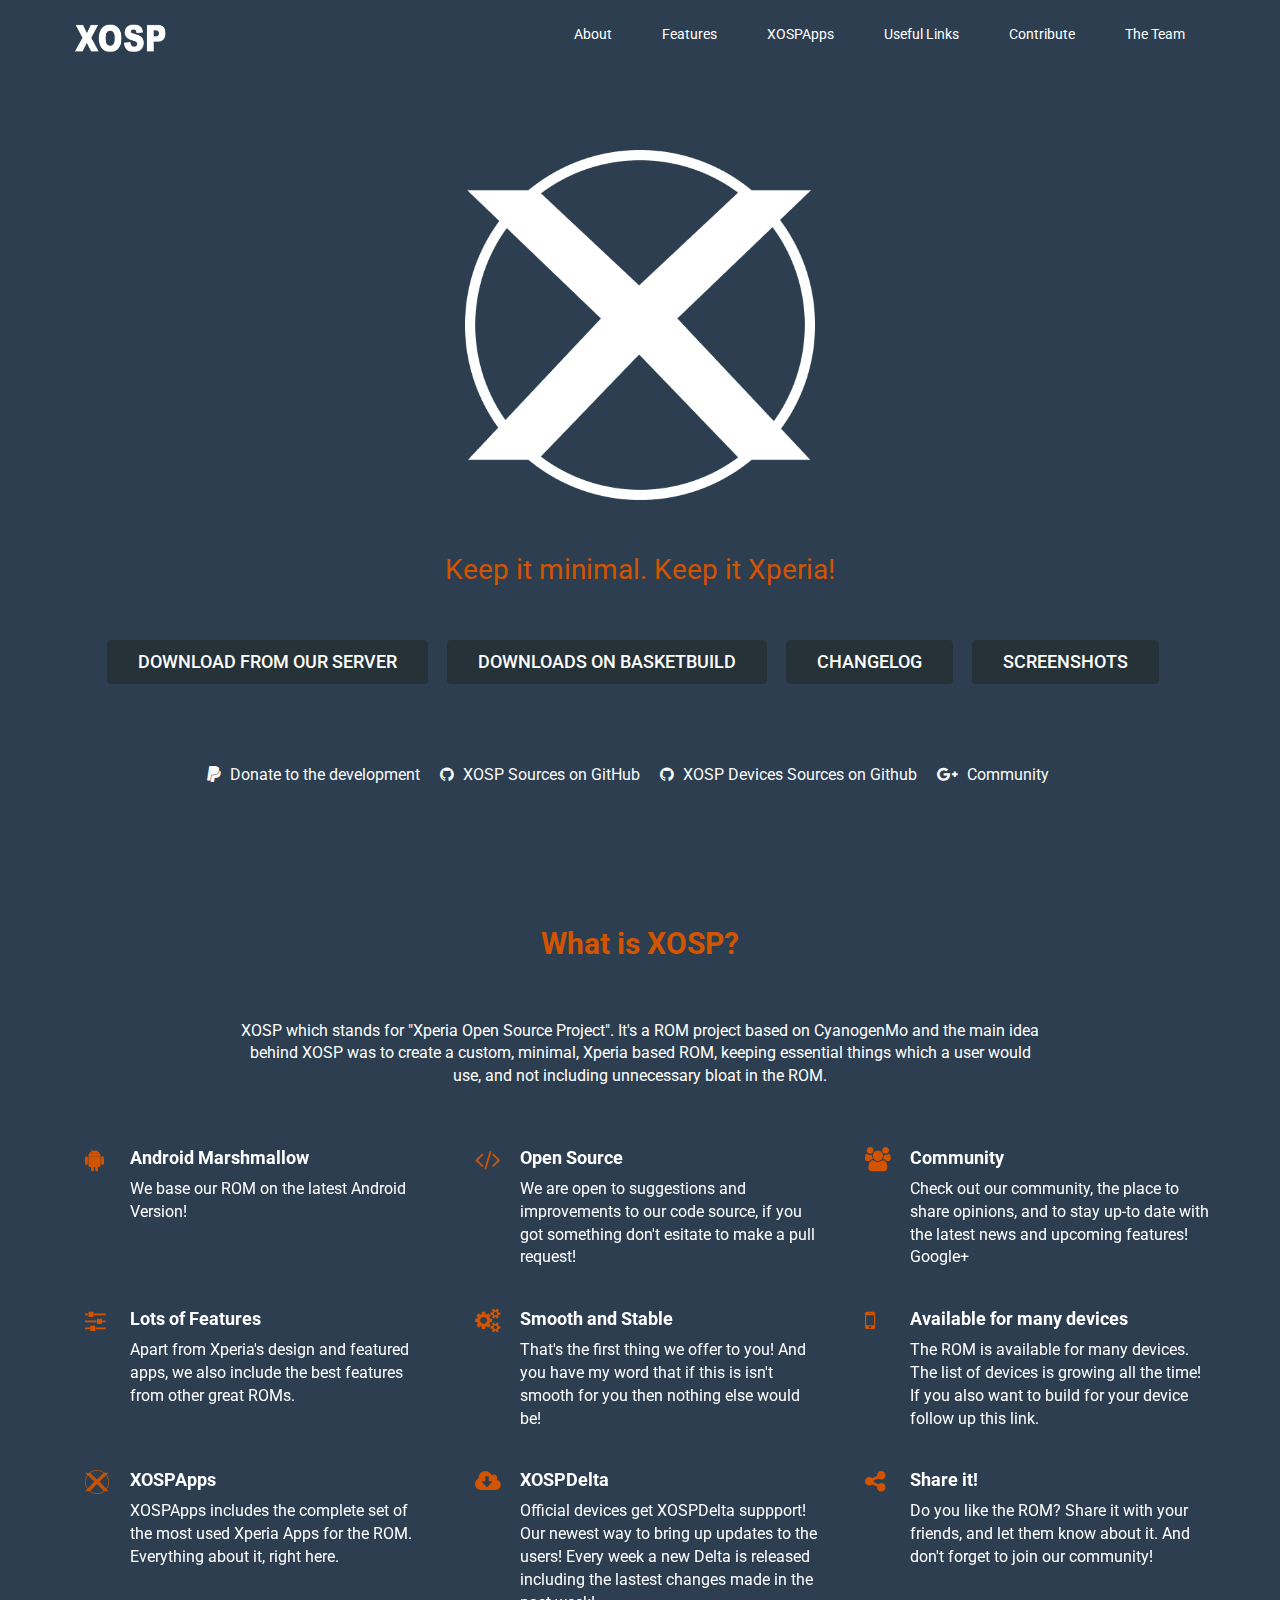
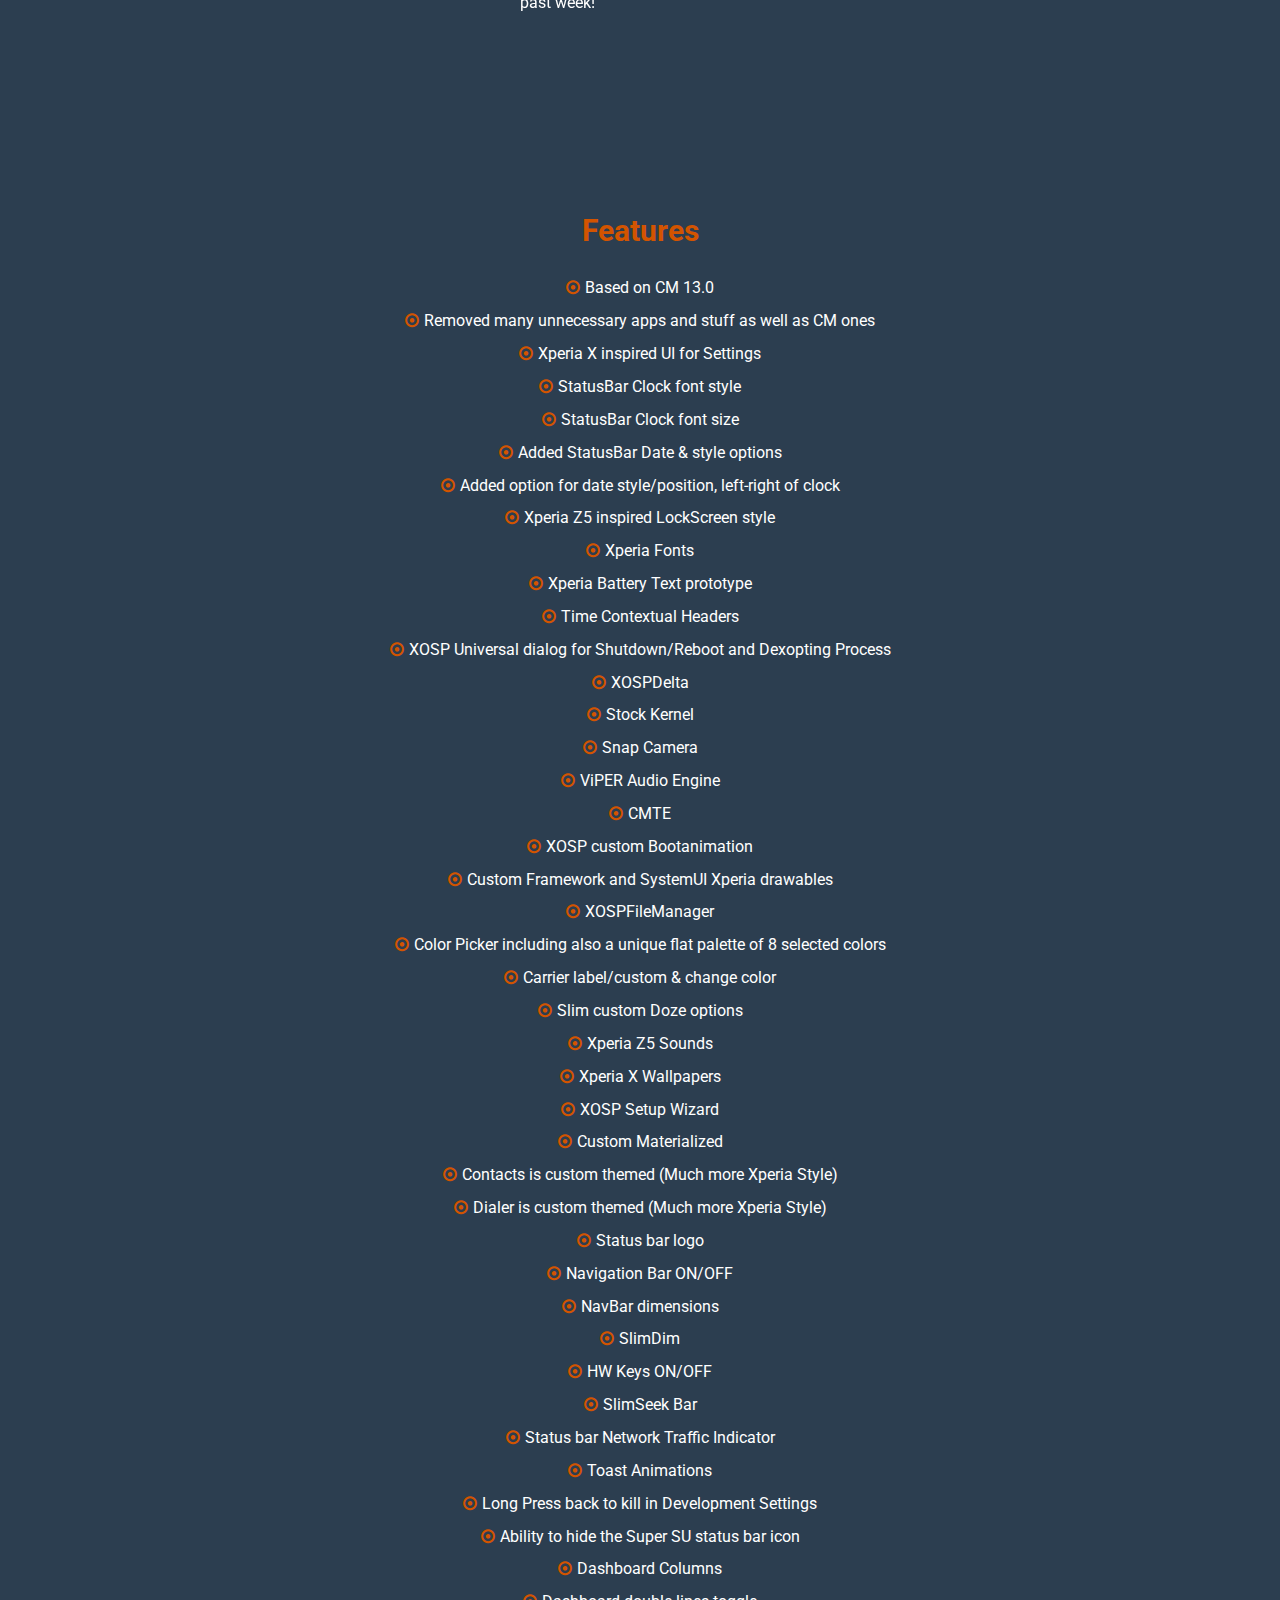
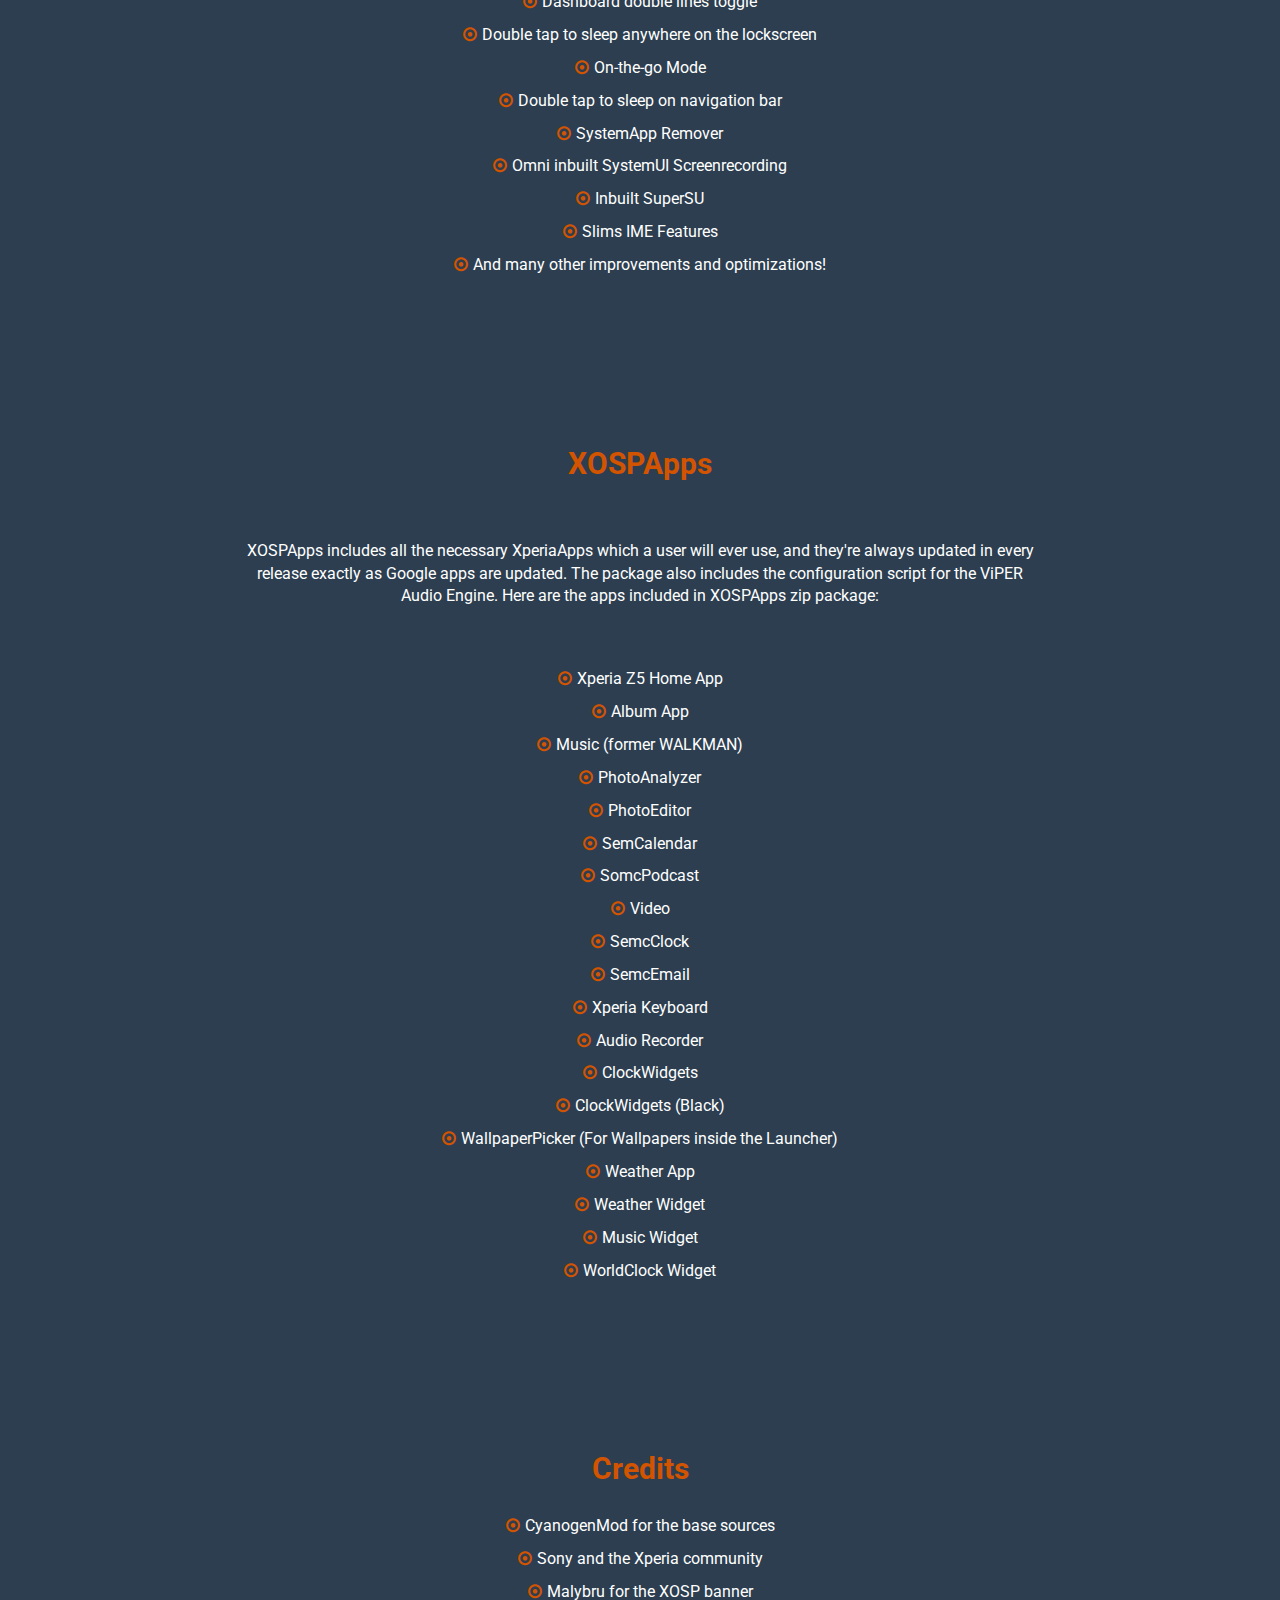
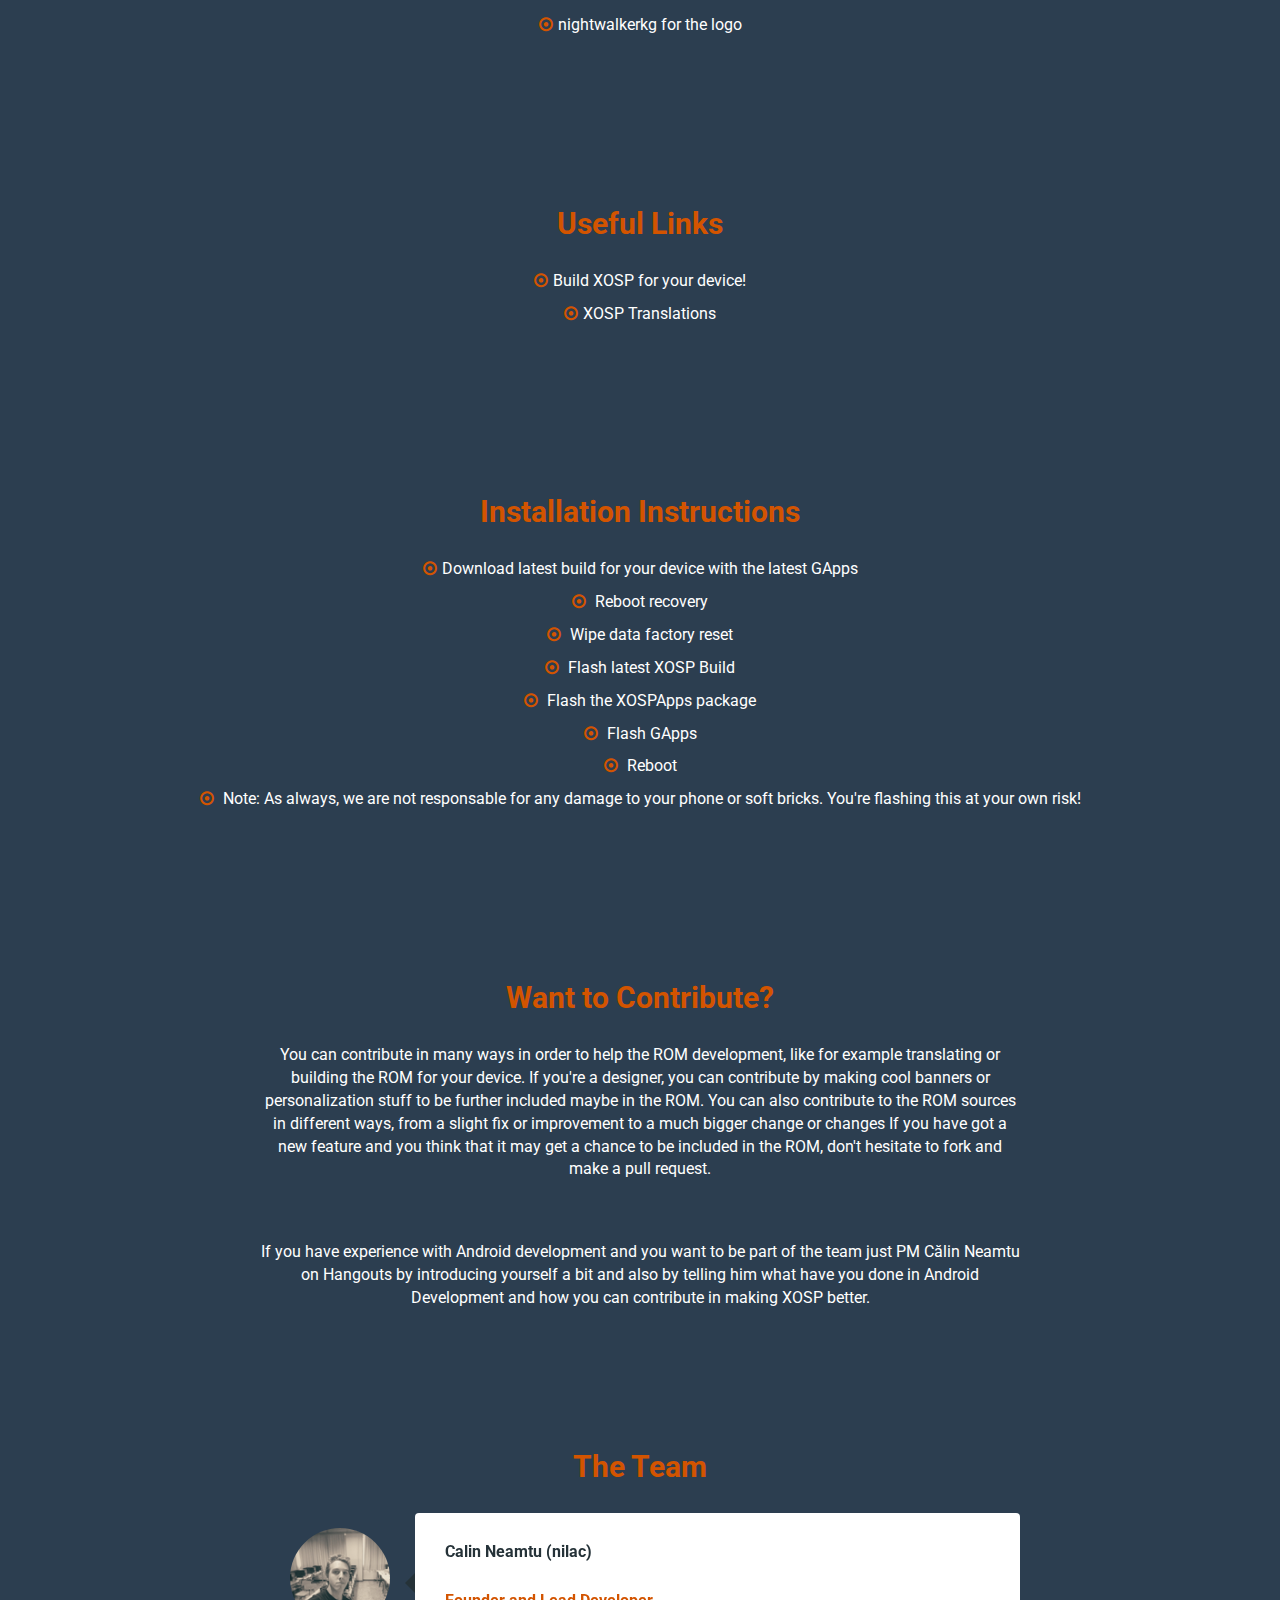
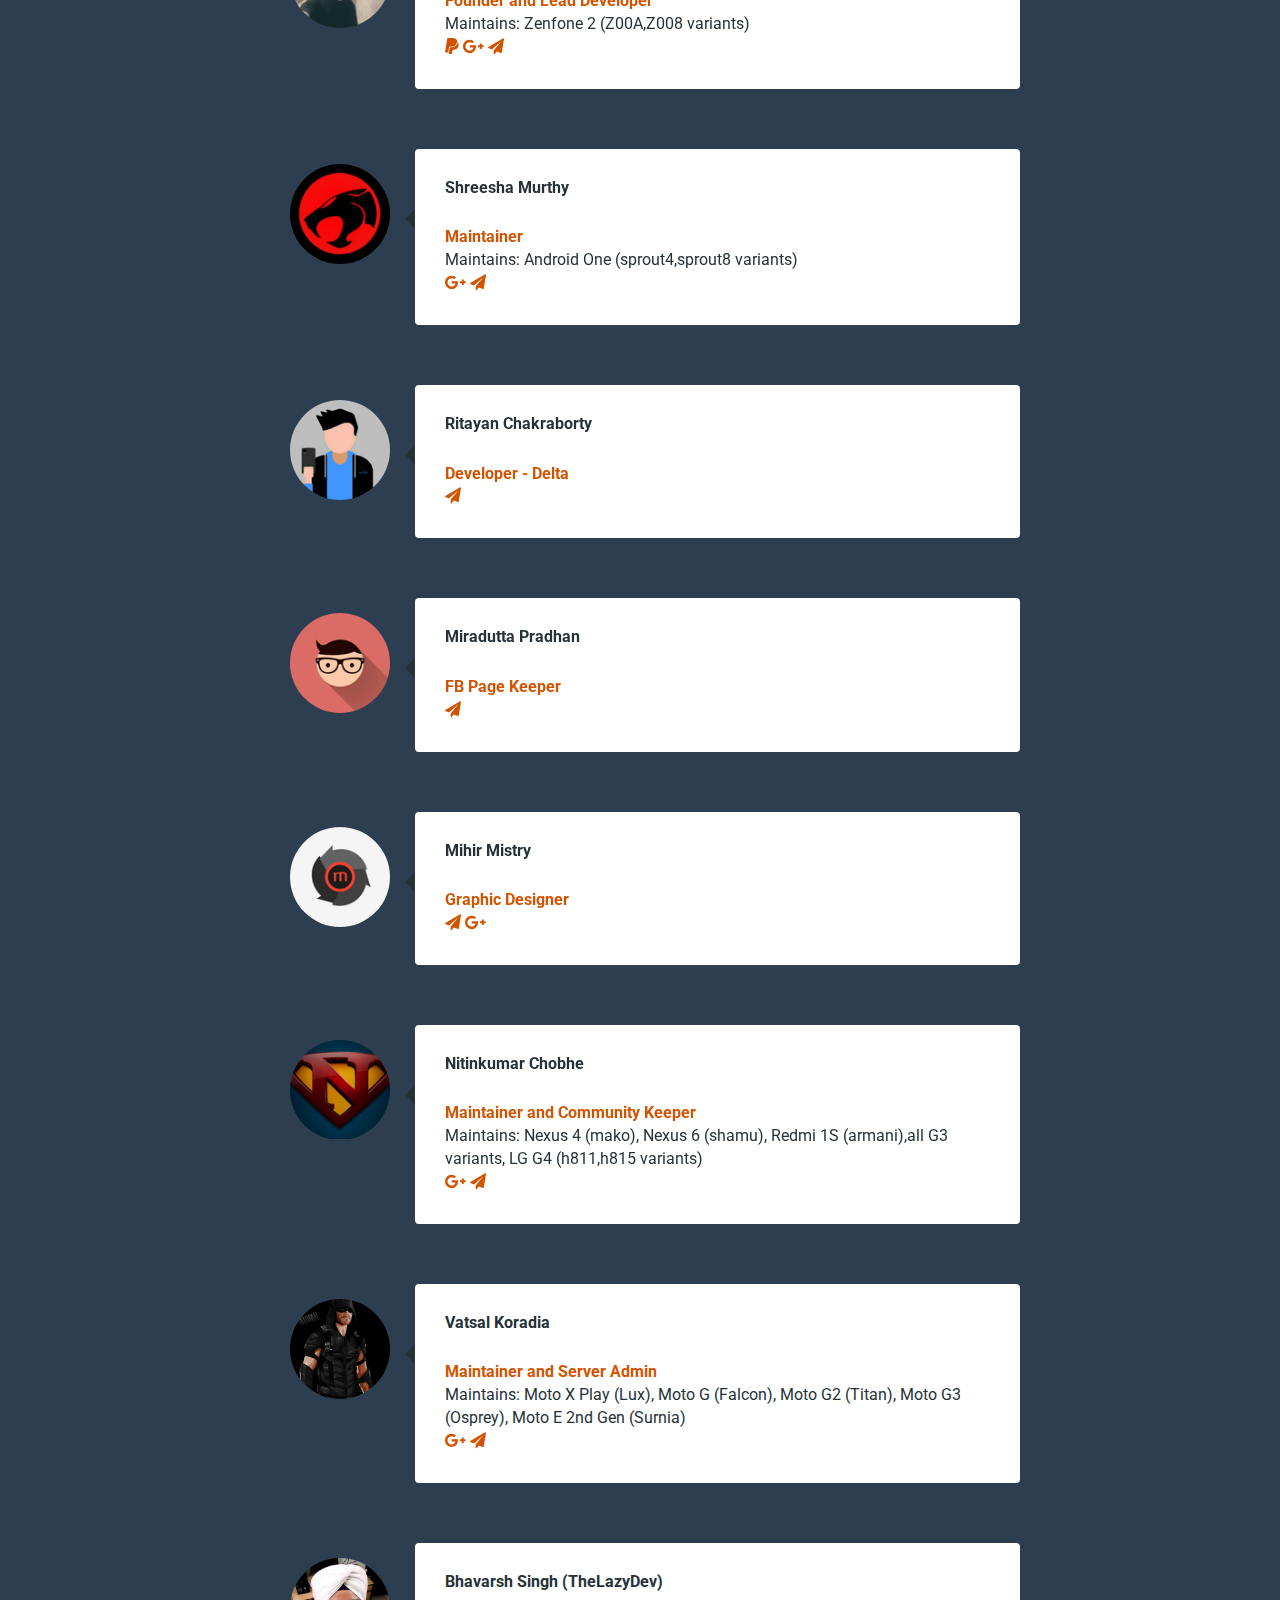
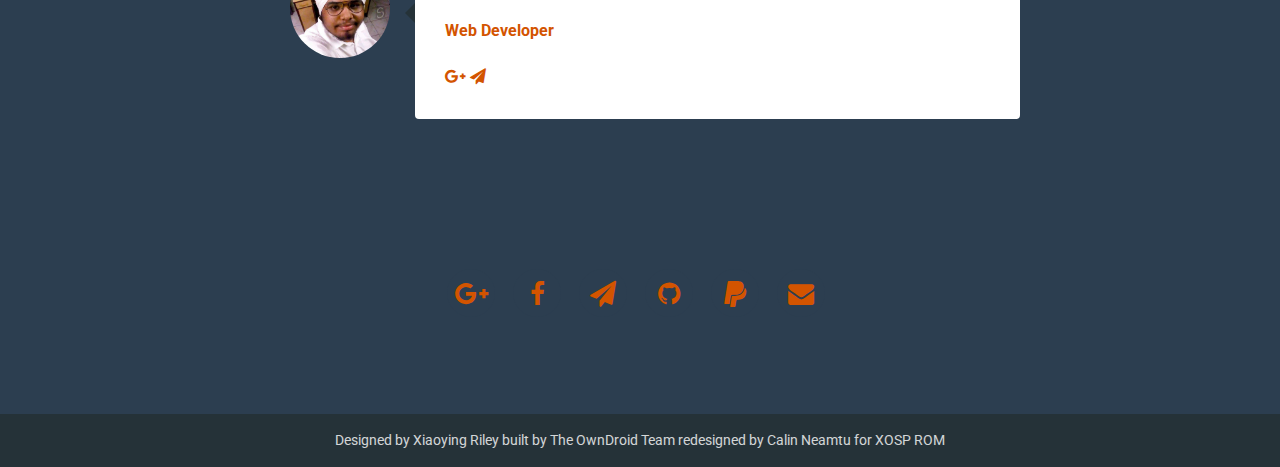
<file: index.html>
<!DOCTYPE html><html lang="en"><head> <title>XOSP</title> <meta charset="utf-8"> <meta http-equiv="X-UA-Compatible" content="IE=edge"> <meta name="viewport" content="width=device-width, initial-scale=1.0"><!-- ____ ___________ ___________________ \ \/ /\_____ \ / _____/\______ \ \ / / | \ \_____ \ | ___/ / \ / | \/ \ | | /___/\ \\_______ /_______ / |____| \_/ \/ \/ Official Website for XOSP ROM. Website created by Xiaoying Riley, built by the OwnDroid Team,redesigned Calin Neamtu for XOSP ROM. Code available on Github: https://github.com/OwnROM/ownrom.github.io--><!--Import Google Icon Font <link href="http://fonts.googleapis.com/icon?family=Material+Icons" rel="stylesheet"><!--Import materialize.css <link type="text/css" rel="stylesheet" href="assets/plugins/materialize/css/materialize.min.css" media="screen,projection"/><!--Let browser know website is optimized for mobile <meta name="viewport" contet="width=device-width, initial-scale=1.0"/> </head> <body><!--Import jQuery before materialize.js <script type="text/javascript" src="https://code.jquery.com/jquery-2.1.1.min.js"></script> <script type="text/javascript" src="assets/plugins/materialize/js/materialize.min.js"></script> </body> --> <meta name="description" content="XOSP basically which stands for the Xperia Open Source Project is project based on CM and the main idea is to create a custom minimal Xperia based ROM, by including the essential things which a user would use from a ROM."> <meta name="author" content="Calin Neamtu"> <meta name="keywords" content="Android,Custom ROM"> <meta name='theme-color' content="#2c3e50"> <meta name="viewport" content="width=device-width"> <link rel="shortcut icon" href="favicon.ico"> <link href='http://fonts.googleapis.com/css?family=Lato:300,400,300italic,400italic' rel='stylesheet' type='text/css'> <link href='http://fonts.googleapis.com/css?family=Montserrat:400,700' rel='stylesheet' type='text/css'> <link rel="stylesheet" href="assets/plugins/bootstrap/css/bootstrap.min.css"> <link rel="stylesheet" href="assets/plugins/font-awesome/css/font-awesome.css"> <link rel="stylesheet" href="assets/plugins/prism/prism.css"> <link id="theme-style" rel="stylesheet" href="assets/css/styles.min.css"> <link href='http://fonts.googleapis.com/css?family=Roboto:500,100,300,700,400' rel='stylesheet' type='text/css'></head><body data-spy="scroll"> <header id="header" class="header"> <div class="container"> <h1 class="logo pull-left"> <a class="scrollto" href="#promo"> <img src="assets/images/logo.png" class="size"> </a> </h1> <nav id="main-nav" class="main-nav navbar-right" role="navigation"> <div class="navbar-header"> <button class="navbar-toggle" type="button" data-toggle="collapse" data-target="#navbar-collapse"> <span class="sr-only">Toggle navigation</span> <span class="icon-bar"></span> <span class="icon-bar"></span> <span class="icon-bar"></span> </button> </div><div class="navbar-collapse collapse" id="navbar-collapse"> <ul class="nav navbar-nav"> <li class="active nav-item sr-only"><a class="scrollto" href="#promo">Home</a> </li><li class="nav-item"><a class="scrollto" href="#about">About</a> </li><li class="nav-item"><a class="scrollto" href="#features">Features</a> </li><li class="nav-item"><a class="scrollto" href="#xospapps">XOSPApps</a> </li><li class="nav-item"><a class="scrollto" href="#useful_links">Useful Links</a> </li><li class="nav-item"><a class="scrollto" href="#contact">Contribute</a> </li><li class="nav-item last"><a class="scrollto" href="#team">The Team</a> </li></ul> </div></nav> </div></header> <section id="promo" class="promo section offset-header"> <div class="container text-center"> <div><img class='img-responsive center-block'src="assets/images/xosp_white.png" width="350"/></div><p class="intro">Keep it minimal. Keep it Xperia!</p><div class="btns"> <a class="btn btn-cta-primary" href="http://downloads.xosp.org">Download From our Server</a> <a class="btn btn-cta-primary" href="https://basketbuild.com/devs/XOSP">Downloads on BasketBuild</a> <a class="btn btn-cta-primary" href="https://github.com/XOSP-Project/android_vendor_xosp/blob/xosp-mm/README.mkdn" target="_blank">ChangeLog</a> <a class="btn btn-cta-primary" href="screenshots.html">Screenshots</a> </div><ul class="meta list-inline"> <i class="fa fa-paypal"></i> <li><a href="https://goo.gl/l9m5rr" target="_blank">Donate to the development</a> </li><i class="fa fa-github"></i> <li><a href="https://goo.gl/o5w9hI" target="_blank">XOSP Sources on GitHub</a> </li><i class="fa fa-github"></i> <li><a href="https://goo.gl/09x3k5" target="_blank">XOSP Devices Sources on Github</a> </li><i class="fa fa-google-plus"></i> <li><a href="https://goo.gl/RZMYRL" target="_blank">Community</a> </li></ul> </div><div class="social-media"> <div class="social-media-inner container text-center"> <ul class="list-inline"> </ul> </div></div></section> <section id="about" class="about section"> <div class="container"> <h2 class="title text-center">What is XOSP?</h2> <p class="intro text-center">XOSP which stands for "Xperia Open Source Project". It's a ROM project based on CyanogenMo and the main idea behind XOSP was to create a custom, minimal, Xperia based ROM, keeping essential things which a user would use, and not including unnecessary bloat in the ROM.</p><div class="row"> <div class="item col-md-4 col-sm-6 col-xs-12"> <div class="icon-holder"> <i class="fa fa-android"></i> </div><div class="content"> <h3 class="sub-title">Android Marshmallow</h3> <p>We base our ROM on the latest Android Version!</a> </p></div></div><div class="item col-md-4 col-sm-6 col-xs-12"> <div class="icon-holder"> <i class="fa fa-code"></i> </div><div class="content"> <h3 class="sub-title">Open Source</h3> <p>We are open to suggestions and improvements to our code source, if you got something don't esitate to make a pull request! </p></div></div><div class="item col-md-4 col-sm-6 col-xs-12"> <div class="icon-holder"> <i class="fa fa-users"></i> </div><div class="content"> <h3 class="sub-title">Community</h3> <p>Check out our community, the place to share opinions, and to stay up-to date with the latest news and upcoming features! <a href="https://goo.gl/RZMYRL" target="_blank">Google+</a> </p></div></div><div class="clearfix visible-md"></div><div class="item col-md-4 col-sm-6 col-xs-12"> <div class="icon-holder"> <i class="fa fa-sliders"></i> </div><div class="content"> <h3 class="sub-title">Lots of Features</h3> <p>Apart from Xperia's design and featured apps, we also include the best <a href="#features">features</a> from other great ROMs. </p></div></div><div class="item col-md-4 col-sm-6 col-xs-12"> <div class="icon-holder"> <i class="fa fa-cogs"></i> </div><div class="content"> <h3 class="sub-title">Smooth and Stable</h3> <p>That's the first thing we offer to you! And you have my word that if this is isn't smooth for you then nothing else would be!</p></div></div><div class="item col-md-4 col-sm-6 col-xs-12"> <div class="icon-holder"> <i class="fa fa-mobile"></i> </div><div class="content"> <h3 class="sub-title">Available for many devices</h3> <p>The ROM is available for many devices. The list of devices is growing all the time! If you also want to build for your device follow up this <a href="https://github.com/XOSP-Project/platform_manifest" target="_blank">link.</a> </p></div></div><div class="item col-md-4 col-sm-6 col-xs-12"> <div class="icon-holder"> <img alt="Client Logo" title="Client Logo" src="assets/images/drawable-hdpi/xosp_black.png"/> </div><div class="content"> <h3 class="sub-title">XOSPApps</h3> <p>XOSPApps includes the complete set of the most used Xperia Apps for the ROM. Everything about it, right <a href="#xospapps">here.</a> </p></div></div><div class="item col-md-4 col-sm-6 col-xs-12"> <div class="icon-holder"> <i class="fa fa-cloud-download"></i> </div><div class="content"> <h3 class="sub-title">XOSPDelta</h3> <p>Official devices get XOSPDelta suppport! Our newest way to bring up updates to the users! Every week a new Delta is released including the lastest changes made in the past week! </p></div></div><div class="item col-md-4 col-sm-6 col-xs-12"> <div class="icon-holder"> <i class="fa fa-share-alt"></i> </div><div class="content"> <h3 class="sub-title">Share it!</h3> <p>Do you like the ROM? Share it with your friends, and let them know about it. And don't forget to join our community!</a> </p></div></div></div></div></section> <section id="features" class="features section"> <div class="container"> <div class="row text-center"> <h2 class="title">Features</h2> <ul class="feature-list list-unstyled"> <li><i class="fa fa-dot-circle-o "></i>Based on CM 13.0</li><li><i class="fa fa-dot-circle-o "></i>Removed many unnecessary apps and stuff as well as CM ones</li><li><i class="fa fa-dot-circle-o "></i>Xperia X inspired UI for Settings</li><li><i class="fa fa-dot-circle-o "></i>StatusBar Clock font style</li><li><i class="fa fa-dot-circle-o "></i>StatusBar Clock font size</li><li><i class="fa fa-dot-circle-o "></i>Added StatusBar Date & style options</li><li><i class="fa fa-dot-circle-o "></i>Added option for date style/position, left-right of clock</li><li><i class="fa fa-dot-circle-o "></i>Xperia Z5 inspired LockScreen style</li><li><i class="fa fa-dot-circle-o "></i>Xperia Fonts</li><li><i class="fa fa-dot-circle-o "></i>Xperia Battery Text prototype</li><li><i class="fa fa-dot-circle-o "></i>Time Contextual Headers</li><li><i class="fa fa-dot-circle-o "></i>XOSP Universal dialog for Shutdown/Reboot and Dexopting Process</li><li><i class="fa fa-dot-circle-o "></i>XOSPDelta</li><li><i class="fa fa-dot-circle-o "></i>Stock Kernel</li><li><i class="fa fa-dot-circle-o "></i>Snap Camera</li><li><i class="fa fa-dot-circle-o "></i>ViPER Audio Engine</li><li><i class="fa fa-dot-circle-o "></i>CMTE</li><li><i class="fa fa-dot-circle-o "></i>XOSP custom Bootanimation</li><li><i class="fa fa-dot-circle-o "></i>Custom Framework and SystemUI Xperia drawables</li><li><i class="fa fa-dot-circle-o "></i>XOSPFileManager</li><li><i class="fa fa-dot-circle-o "></i>Color Picker including also a unique flat palette of 8 selected colors</li><li><i class="fa fa-dot-circle-o "></i>Carrier label/custom & change color</li><li><i class="fa fa-dot-circle-o "></i>Slim custom Doze options</li><li><i class="fa fa-dot-circle-o "></i>Xperia Z5 Sounds</li><li><i class="fa fa-dot-circle-o "></i>Xperia X Wallpapers</li><li><i class="fa fa-dot-circle-o "></i>XOSP Setup Wizard</li><li><i class="fa fa-dot-circle-o "></i>Custom Materialized</li><li><i class="fa fa-dot-circle-o "></i>Contacts is custom themed (Much more Xperia Style)</li><li><i class="fa fa-dot-circle-o "></i>Dialer is custom themed (Much more Xperia Style)</li><li><i class="fa fa-dot-circle-o "></i>Status bar logo</li><li><i class="fa fa-dot-circle-o "></i>Navigation Bar ON/OFF</li><li><i class="fa fa-dot-circle-o "></i>NavBar dimensions</li><li><i class="fa fa-dot-circle-o "></i>SlimDim</li><li><i class="fa fa-dot-circle-o "></i>HW Keys ON/OFF</li><li><i class="fa fa-dot-circle-o "></i>SlimSeek Bar</li><li><i class="fa fa-dot-circle-o "></i>Status bar Network Traffic Indicator</li><li><i class="fa fa-dot-circle-o "></i>Toast Animations</li><li><i class="fa fa-dot-circle-o "></i>Long Press back to kill in Development Settings</li><li><i class="fa fa-dot-circle-o "></i>Ability to hide the Super SU status bar icon</li><li><i class="fa fa-dot-circle-o "></i>Dashboard Columns</li><li><i class="fa fa-dot-circle-o "></i>Dashboard double lines toggle</li><li><i class="fa fa-dot-circle-o "></i>Double tap to sleep anywhere on the lockscreen</li><li><i class="fa fa-dot-circle-o "></i>On-the-go Mode</li><li><i class="fa fa-dot-circle-o "></i>Double tap to sleep on navigation bar</li><li><i class="fa fa-dot-circle-o "></i>SystemApp Remover</li><li><i class="fa fa-dot-circle-o "></i>Omni inbuilt SystemUI Screenrecording</li><li><i class="fa fa-dot-circle-o "></i>Inbuilt SuperSU</li><li><i class="fa fa-dot-circle-o "></i>Slims IME Features</li><li><i class="fa fa-dot-circle-o "></i>And many other improvements and optimizations!</li></div></div></section> <section id="xospapps" class="xospapps section"> <div class="container"> <h2 class="title text-center">XOSPApps</h2> <p class="intro text-center">XOSPApps includes all the necessary XperiaApps which a user will ever use, and they're always updated in every release exactly as Google apps are updated. The package also includes the configuration script for the ViPER Audio Engine. Here are the apps included in XOSPApps zip package:</p><div class="row text-center"> <ul class="feature-list list-unstyled"> <li><i class="fa fa-dot-circle-o "></i>Xperia Z5 Home App</li><li><i class="fa fa-dot-circle-o "></i>Album App</li><li><i class="fa fa-dot-circle-o "></i>Music (former WALKMAN)</li><li><i class="fa fa-dot-circle-o "></i>PhotoAnalyzer</li><li><i class="fa fa-dot-circle-o "></i>PhotoEditor</li><li><i class="fa fa-dot-circle-o "></i>SemCalendar</li><li><i class="fa fa-dot-circle-o "></i>SomcPodcast</li><li><i class="fa fa-dot-circle-o "></i>Video</li><li><i class="fa fa-dot-circle-o "></i>SemcClock</li><li><i class="fa fa-dot-circle-o "></i>SemcEmail</li><li><i class="fa fa-dot-circle-o "></i>Xperia Keyboard</li><li><i class="fa fa-dot-circle-o "></i>Audio Recorder</li><li><i class="fa fa-dot-circle-o "></i>ClockWidgets</li><li><i class="fa fa-dot-circle-o "></i>ClockWidgets (Black)</li><li><i class="fa fa-dot-circle-o "></i>WallpaperPicker (For Wallpapers inside the Launcher)</li><li><i class="fa fa-dot-circle-o "></i>Weather App</li><li><i class="fa fa-dot-circle-o "></i>Weather Widget</li><li><i class="fa fa-dot-circle-o "></i>Music Widget</li><li><i class="fa fa-dot-circle-o "></i>WorldClock Widget</li></ul> </div></div></section> <section id="credits" class="credits section"> <div class="container"> <div class="row text-center"> <h2 class="title">Credits</h2> <ul class="feature-list list-unstyled"> <li><i class="fa fa-dot-circle-o "></i>CyanogenMod for the base sources</li><li><i class="fa fa-dot-circle-o "></i>Sony and the Xperia community </li><li><i class="fa fa-dot-circle-o "></i>Malybru for the XOSP banner</li><li><i class="fa fa-dot-circle-o "></i>nightwalkerkg for the logo</li></ul> </div></div></section> <section id="useful_links" class="useful_links section"> <div class="container"> <div class="row text-center"> <ul class="feature-list list-unstyled"> <h2 class="title">Useful Links</h2> <li><i class="fa fa-dot-circle-o "></i><a href="https://github.com/XOSP-Project/platform_manifest" target="_blank">Build XOSP for your device!</a></li><li><i class="fa fa-dot-circle-o "></i><a href="https://os4fvts.oneskyapp.com/admin/project/dashboard/project/136264" target="_blank">XOSP Translations</a></li></ul> </div></div></section> <section id="installation" class="installation section"> <div class="container"> <div class="row text-center"> <ul class="feature-list list-unstyled"> <h2 class="title text-center">Installation Instructions</h2> <li><i class="fa fa-dot-circle-o "></i>Download latest build for your device with the latest GApps</li><li><i class="fa fa-dot-circle-o "></i> Reboot recovery</li><li><i class="fa fa-dot-circle-o "></i> Wipe data factory reset</li><li><i class="fa fa-dot-circle-o "></i> Flash latest XOSP Build</li><li><i class="fa fa-dot-circle-o "></i> Flash the XOSPApps package</li><li><i class="fa fa-dot-circle-o "></i> Flash GApps</li><li><i class="fa fa-dot-circle-o "></i> Reboot</li><li><i class="fa fa-dot-circle-o "></i> Note: As always, we are not responsable for any damage to your phone or soft bricks. You're flashing this at your own risk!</li></div></div></section> <section id="contact" class="contact section has-pattern"> <div class="container"> <div class="contact-inner"> <h2 class="title text-center">Want to Contribute?</h2> <p class="intro text-center">You can contribute in many ways in order to help the ROM development, like for example translating or building the ROM for your device. If you're a designer, you can contribute by making cool banners or personalization stuff to be further included maybe in the ROM. You can also contribute to the ROM sources in different ways, from a slight fix or improvement to a much bigger change or changes If you have got a new feature and you think that it may get a chance to be included in the ROM, don't hesitate to fork and make a pull request.</p><p class="intro text-center">If you have experience with Android development and you want to be part of the team just PM Călin Neamtu on Hangouts by introducing yourself a bit and also by telling him what have you done in Android Development and how you can contribute in making XOSP better.</p></p></div></div></div><section id="team" class="contact section has-pattern"> <div class="container"> <div class="contact-inner"> <h2 class="title text-center">The Team</h2> <div class="author-message"> <div class="profile"> <img class="img-responsive" src="assets/profiles/Calin.png" alt=""/> </div><div class="speech-bubble"> <h3 class="sub-title">Calin Neamtu (nilac)</h3> <div class="source"> <span class="title"><b>Founder and Lead Developer</b></span> <br><span class="body">Maintains: Zenfone 2 (Z00A,Z008 variants) </span> <br/> <a href="https://www.paypal.com/cgi-bin/webscr?cmd=_s-xclick&hosted_button_id=G8GQXJCCVVMS6"><i class="fa fa-paypal"></i></a> <a href="https://plus.google.com/u/0/+C%C4%83linNeam%C5%A3u/posts"><i class="fa fa-google-plus"></i></a> <a href="https://web.telegram.org/#/im?p=@nilac8991"><i class="fa fa-paper-plane"></i></a> </div></div></div><div class="author-message"> <div class="profile"> <img class="img-responsive" src="assets/profiles/Shreesha.jpg" alt=""/> </div><div class="speech-bubble"> <h3 class="sub-title">Shreesha Murthy</h3> <div class="source"> <span class="title"><b>Maintainer</b></span> <br><span class="body">Maintains: Android One (sprout4,sprout8 variants)</span> <br/> <a href="https://plus.google.com/u/0/+shreeshamurthy/posts"><i class="fa fa-google-plus"></i></a> <a href="https://web.telegram.org/#/im?p=@Shreesha_Murthy"><i class="fa fa-paper-plane"></i></a> </div></div></div><div class="author-message"> <div class="profile"> <img class="img-responsive" src="assets/profiles/Ritayan.png" alt=""/> </div><div class="speech-bubble"> <h3 class="sub-title">Ritayan Chakraborty</h3> <div class="source"> <span class="title"><b>Developer - Delta</b></span> <br/> <a href="https://web.telegram.org/#/im?p=@out386"><i class="fa fa-paper-plane"></i></a> </div></div></div><div class="author-message"> <div class="profile"> <img class="img-responsive" src="assets/profiles/Miradutta.png" alt=""/> </div><div class="speech-bubble"> <h3 class="sub-title">Miradutta Pradhan</h3> <div class="source"> <span class="title"><b>FB Page Keeper</b></span> <br/> <a href="https://web.telegram.org/#/im?p=@Miradutta015"><i class="fa fa-paper-plane"></i></a> </div></div></div><div class="author-message"> <div class="profile"> <img class="img-responsive" src="assets/profiles/Mihir.png" alt=""/> </div><div class="speech-bubble"> <h3 class="sub-title">Mihir Mistry</h3> <div class="source"> <span class="title"><b>Graphic Designer</b></span> <br/> <a href="https://web.telegram.org/#/im?p=@KINGVADER"><i class="fa fa-paper-plane"></i></a> <a href="https://plus.google.com/u/0/+mihirmistryWALLY/posts"><i class="fa fa-google-plus"></i></a> </div></div></div><div class="author-message"> <div class="profile"> <img class="img-responsive" src="assets/profiles/Nitin.png" alt=""/> </div><div class="speech-bubble"> <h3 class="sub-title">Nitinkumar Chobhe</h3> <div class="source"> <span class="title"><b>Maintainer and Community Keeper</b></span> <br><span class="body">Maintains: Nexus 4 (mako), Nexus 6 (shamu), Redmi 1S (armani),all G3 variants, LG G4 (h811,h815 variants)</span> <br/> <a href="https://plus.google.com/u/0/+NitinkumarChobhe/posts"><i class="fa fa-google-plus"></i></a> <a href="https://web.telegram.org/#/im?p=@Nitin1438"><i class="fa fa-paper-plane"></i></a> </div></div></div><div class="author-message"> <div class="profile"> <img class="img-responsive" src="assets/profiles/Vatsal.jpg" alt=""/> </div><div class="speech-bubble"> <h3 class="sub-title">Vatsal Koradia</h3> <div class="source"> <span class="title"><b>Maintainer and Server Admin</b></span> <br><span class="body">Maintains: Moto X Play (Lux), Moto G (Falcon), Moto G2 (Titan), Moto G3 (Osprey), Moto E 2nd Gen (Surnia)</span> <br/> <a href="https://plus.google.com/u/0/117351418904714728615/posts"><i class="fa fa-google-plus"></i></a> <a href="https://web.telegram.org/#/im?p=@VatsalKoradia"><i class="fa fa-paper-plane"></i></a> </div></div></div><div class="author-message"> <div class="profile"> <img class="img-responsive" src="assets/profiles/Bhavarsh.jpg" alt=""/> </div><div class="speech-bubble"> <h3 class="sub-title">Bhavarsh Singh (TheLazyDev)</h3> <div class="source"> <span class="title"><b>Web Developer</b></span> <br><br/> <a href="https://plus.google.com/+bhavarshsingh"><i class="fa fa-google-plus"></i></a> <a href="https://web.telegram.org/#/im?p=@TheLazyDev"><i class="fa fa-paper-plane"></i></a> </div></div></div></div></div></div></div></section> <div class="clearfix"></div><div class="info text-center"> <ul class="social-icons list-inline"> <li class="last" title="Join our community!"><a href="https://goo.gl/RZMYRL" target="_blank"><i class="fa fa-google-plus"></i></a> <li class="last" title="Check out our official FB Page!"><a href="https://www.facebook.com/xosprom" target="_blank"><i class="fa fa-facebook"></i></a> </li><li class="last" title="Our official Telegram channel!"><a href="https://telegram.me/xosp_channel" target="_blank"><i class="fa fa-paper-plane"></i></a> </li><li class="last" title="Check out our sources!"><a href="https://goo.gl/o5w9hI" target="_blank"><i class="fa fa-github"></i></a> </li><li class="last" title="Support the development with a donation!"><a href="https://goo.gl/l9m5rr" target="_blank"><i class="fa fa-paypal"></i></a> </li><li class="last" title="Mail us!"><a href="mailto: xperiaopensourceproject@gmail.com"><i class="fa fa-envelope"></i></a> </li></ul> </div></div></section> <footer class="footer"> <div class="container text-center"> <small class="copyright">Designed by <a href="http://themes.3rdwavemedia.com" target="_blank">Xiaoying Riley</a> built by <a href="http://bit.ly/1Fye9Gd" target="_blank">The OwnDroid Team</a> redesigned by <a href="https://plus.google.com/u/0/+C%C4%83linNeam%C5%A3u/posts" target="_blank">Calin Neamtu</a> for XOSP ROM </small> </div></footer> <script>(function(i,s,o,g,r,a,m){i['GoogleAnalyticsObject']=r;i[r]=i[r]||function(){(i[r].q=i[r].q||[]).push(arguments)},i[r].l=1*new Date();a=s.createElement(o), m=s.getElementsByTagName(o)[0];a.async=1;a.src=g;m.parentNode.insertBefore(a,m)})(window,document,'script','https://www.google-analytics.com/analytics.js','ga'); ga('create', 'UA-74922052-1', 'auto'); ga('send', 'pageview'); </script> <script type="text/javascript" src="assets/plugins/jquery-1.11.1.min.js"></script> <script type="text/javascript" src="assets/plugins/jquery-migrate-1.2.1.min.js"></script> <script type="text/javascript" src="assets/plugins/jquery.easing.1.3.js"></script> <script type="text/javascript" src="assets/plugins/bootstrap/js/bootstrap.min.js"></script> <script type="text/javascript" src="assets/plugins/jquery-scrollTo/jquery.scrollTo.min.js"></script> <script type="text/javascript" src="assets/plugins/prism/prism.js"></script> <script type="text/javascript" src="assets/js/main.min.js"></script></body></html>
</file>
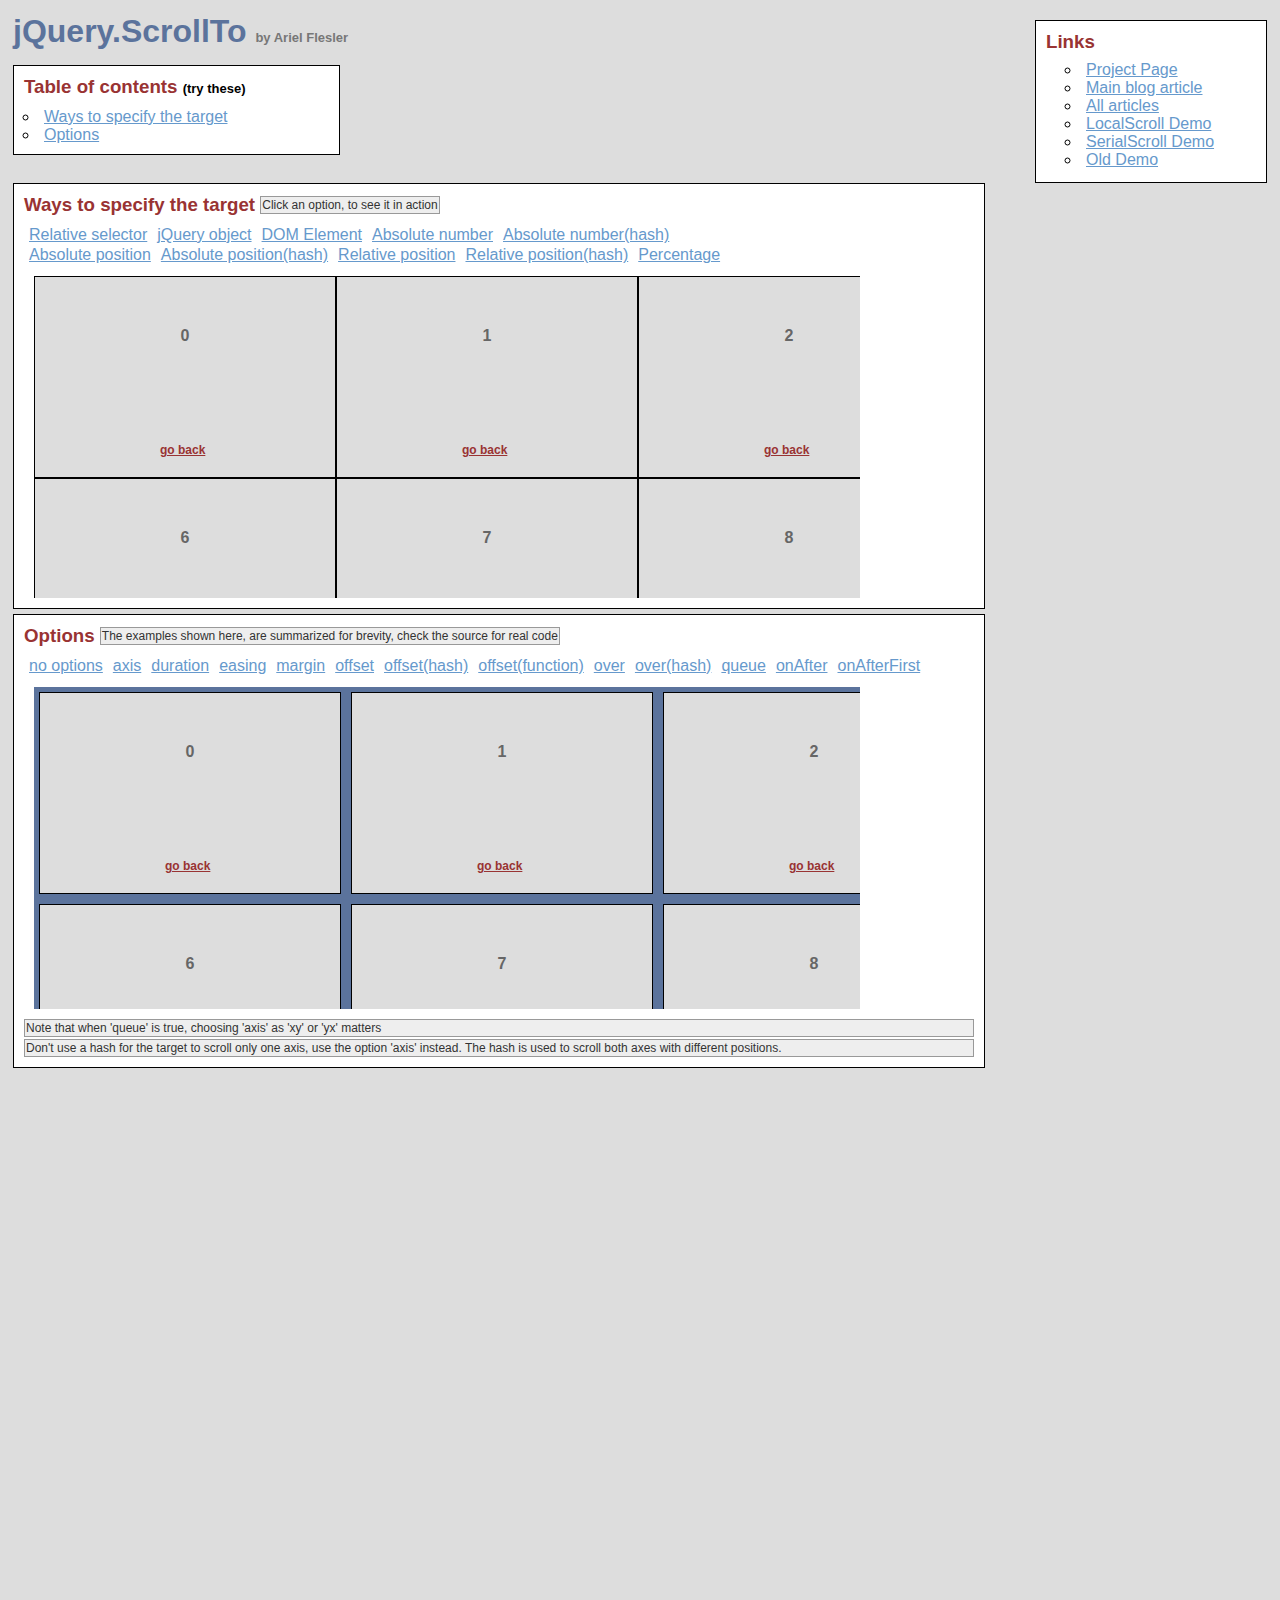
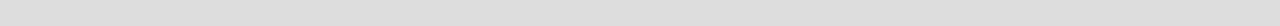
<file: assets/plugins/jquery-scrollTo/demo/index.html>
<!DOCTYPE html PUBLIC "-//W3C//DTD XHTML 1.0 Transitional//EN" "http://www.w3.org/TR/xhtml1/DTD/xhtml1-transitional.dtd">
<html xmlns="http://www.w3.org/1999/xhtml">
<head>
	<meta http-equiv="Content-Type" content="text/html; charset=iso-8859-1" />
	<title>jQuery.ScrollTo</title>
	<meta name="keywords" content="javascript, jquery, plugins, scroll, scrollTo, smooth, animation, to, effect, ariel, flesler, window, overflow, element, navigation, customizable" />
	<meta name="description" content="Demo of jQuery.ScrollTo. A very light and highly customizable jQuery plugin, to scroll overflowed elements or the window itself, made by Ariel Flesler." />
	<meta name="robots" content="index,follow" />
	<link type="text/css" rel="stylesheet" href="css/style.css" />
	<script type="text/javascript" src="https://ajax.googleapis.com/ajax/libs/jquery/1.8.0/jquery.min.js"></script>
	<script type="text/javascript" src="../jquery.scrollTo.js"></script>
	<script type="text/javascript">
		jQuery(function( $ ){
			/**
			 * Demo binding and preparation, no need to read this part
			 */
				//borrowed from jQuery easing plugin
				//http://gsgd.co.uk/sandbox/jquery.easing.php
				$.easing.elasout = function(x, t, b, c, d) {
					var s=1.70158;var p=0;var a=c;
					if (t==0) return b;  if ((t/=d)==1) return b+c;  if (!p) p=d*.3;
					if (a < Math.abs(c)) { a=c; var s=p/4; }
					else var s = p/(2*Math.PI) * Math.asin (c/a);
					return a*Math.pow(2,-10*t) * Math.sin( (t*d-s)*(2*Math.PI)/p ) + c + b;
				};
				$('a.back').click(function(){
					$(this).parents('div.pane').scrollTo( 0, 800, { queue:true } );
					$(this).parents('div.section').find('span.message').text( this.title );
					return false;
				});
				//just for the example, to stop the click on the links.
				$('ul.links').click(function(e){
					e.preventDefault();
					var link = e.target;
					link.blur();
					if( link.title )
						$(this).parent().find('span.message').text(link.title);
				});
			
			// This one is important, many browsers don't reset scroll on refreshes
			// Reset all scrollable panes to (0,0)
			$('div.pane').scrollTo( 0 );
			// Reset the screen to (0,0)
			$.scrollTo( 0 );
			
			// TOC, shows how to scroll the whole window
			$('#toc a').click(function(){//$.scrollTo works EXACTLY the same way, but scrolls the whole screen
				$.scrollTo( this.hash, 1500, { easing:'elasout' });
				$(this.hash).find('span.message').text( this.title );
				return false;
			});
			
			// Target examples bindings
			var $paneTarget = $('#pane-target');
			
			$('#relative-selector').click(function(){
				$paneTarget.stop().scrollTo( 'li:eq(14)', 800 );
			});
			$('#jquery-object').click(function(){
				var $target = $paneTarget.find('li:eq(14)');
				$paneTarget.stop().scrollTo( $target , 800 );
			});
			$('#dom-element').click(function(){
				var target = $paneTarget.find('ul').get(0).childNodes[20];
				$paneTarget.stop().scrollTo( target, 800 );
			});
			$('#absolute-number').click(function(){
				$paneTarget.stop().scrollTo( 150, 800 );
			});
			$('#absolute-number-hash').click(function(){
				$paneTarget.stop().scrollTo( { top:800,left:700} , 800 );
			});
			$('#absolute-position').click(function(){
				$paneTarget.stop().scrollTo( '520px', 800 );
			});
			$('#absolute-position-hash').click(function(){
				$paneTarget.stop().scrollTo( {top:'110px',left:'290px'}, 800 );
			});
			$('#relative-position').click(function(){
				$paneTarget.stop().scrollTo( '+=100', 500 );
			});
			$('#relative-position-hash').click(function(){				
				$paneTarget.stop().scrollTo( {top:'-=100px',left:'+=100'}, 500 );
			});
			
			$('#percentage-position').click(function(){				
				$paneTarget.stop().scrollTo( '50%', 800 );
			});
			
			// Options examples bindings, they will all scroll to the same place, with different options
			function reset_o(){//before each animation, reset to (0,0), skip this.
				$paneOptions.stop().stop();
				$paneOptions[0].scrollLeft = $paneOptions[0].scrollTop = 0;
			};
			var $paneOptions = $('#pane-options');
			
			$('#options-no').click(function(){
				reset_o(); $paneOptions.scrollTo( 'li:eq(15)', 1000 );
			});
			$('#options-axis').click(function(){// only scroll horizontally
				reset_o(); $paneOptions.scrollTo( 'li:eq(15)', 1000, { axis:'x' } );
			});
			$('#options-duration').click(function(){// it's the same as specifying it in the 2nd argument
				reset_o(); $paneOptions.scrollTo( 'li:eq(15)', { duration: 3000 } );
			});
			$('#options-easing').click(function(){
				reset_o(); $paneOptions.scrollTo( 'li:eq(15)', 2500, { easing:'elasout' } );
			});
			$('#options-margin').click(function(){//scroll to the "outer" position of the element
				reset_o(); $paneOptions.scrollTo( 'li:eq(15)', 1000, { margin:true } );
			});
			$('#options-offset').click(function(){//same as { top:-50, left:-50 }
				reset_o(); $paneOptions.scrollTo( 'li:eq(15)', 1000, { offset:-50 } );
			});
			$('#options-offset-hash').click(function(){
				reset_o(); $paneOptions.scrollTo( 'li:eq(15)', 1000, { offset:{ top:-5,left:-30 } });
			});
			$('#options-offset-function').click(function(){
				reset_o(); $paneOptions.scrollTo( 'li:eq(15)', 1000, {offset: function() { return {top:-30, left:-5}; }});
			});
			$('#options-over').click(function(){//same as { top:-50, left:-50 }
				reset_o(); $paneOptions.scrollTo( 'li:eq(15)', 1000, { over:0.5 });
			});
			$('#options-over-hash').click(function(){
				reset_o(); $paneOptions.scrollTo( 'li:eq(15)', 1000, { over:{ top:0.2, left:-0.5 } });
			});
			$('#options-queue').click(function(){//in this case, having 'axis' as 'xy' or 'yx' matters.
				reset_o(); $paneOptions.scrollTo( 'li:eq(15)', 2000, { queue:true });
			});
			$('#options-onAfter').click(function(){
				reset_o(); $paneOptions.scrollTo( 'li:eq(15)', 2000, { 
					onAfter:function(){
						$('#options-message').text('Got there!');
					}
				});
			});
			$('#options-onAfterFirst').click(function(){//onAfterFirst exists only when queuing
				reset_o(); $paneOptions.scrollTo( 'li:eq(15)', 1600, { 
					queue:true,
					onAfterFirst:function(){
						$('#options-message').text('Got there horizontally!');
					},
					onAfter:function(){
						$('#options-message').text('Got there vertically!');
					}
				});
			});
		});
	</script>
</head>
<body>
	<h1>jQuery.ScrollTo&nbsp;<strong>by Ariel Flesler</strong></h1>
	
	<div id="toc" class="part">
		<h3>Table of contents&nbsp;<strong>(try these)</strong></h3>
		<ul>
			<li><a title="$.scrollTo( '#target-examples', 800, {easing:'elasout'} );" href="#target-examples">Ways to specify the target</a></li>
			<li><a title="$.scrollTo( '#options-examples', 800, {easing:'elasout'} );" href="#options-examples">Options</a></li>
		</ul>
	</div>
	
	<div id="links" class="part">
		<h3>Links</h3>
		<ul>
			<li><a target="_blank" href="http://plugins.jquery.com/project/ScrollTo">Project Page</a></li>
			<li><a target="_blank" href="http://flesler.blogspot.com/2007/10/jqueryscrollto.html">Main blog article</a></li>
			<li><a target="_blank" href="http://flesler.blogspot.com/search/label/jQuery.ScrollTo">All articles</a></li>
			<li><a target="_blank" href="http://demos.flesler.com/jquery/localScroll/">LocalScroll Demo</a></li>
			<li><a target="_blank" href="http://demos.flesler.com/jquery/serialScroll/">SerialScroll Demo</a></li>
			<li><a target="_blank" href="index.old.html">Old Demo</a></li>
		</ul>
	</div>
	<div id="target-examples" class="section part">
		<h3>Ways to specify the target&nbsp;<span id="target-message" class="message">Click an option, to see it in action</span></h3>
		<ul class="links">
			<li><a title="$(...).scrollTo( 'li:eq(14)', 800 );" id="relative-selector" href="#">Relative selector</a></li>
			<li><a title="$(...).scrollTo( $('div li:eq(14)'), 800 );" id="jquery-object" href="#">jQuery object</a></li>
			<li><a title="$(...).scrollTo( $('ul').get(2).childNodes[20], 800 );" id="dom-element" href="#">DOM Element</a></li>
			<li><a title="$(...).scrollTo( 150, 800 );" id="absolute-number" href="#">Absolute number</a></li>
			<li><a title="$(...).scrollTo( { top:800, left:700}, 800 );" id="absolute-number-hash" href="#">Absolute number(hash)</a></li>
		</ul>
		<ul class="links">
			<li><a title="$(...).scrollTo( '520px', 800 );" id="absolute-position" href="#">Absolute position</a></li>
			<li><a title="$(...).scrollTo( {top:'110px', left:'290px'}, 800 );" id="absolute-position-hash" href="#">Absolute position(hash)</a></li>
			<li><a title="$(...).scrollTo( '+=100px', 800 );" id="relative-position" href="#">Relative position</a></li>
			<li><a title="$(...).scrollTo( {top:'-=100px', left:'+=100'}, 800 );" id="relative-position-hash" href="#">Relative position(hash)</a></li>
			<li><a title="$(...).scrollTo( '50%', 800 );" id="percentage-position" href="#">Percentage</a></li>
		</ul>
		<div id="pane-target" class="pane">
			<ul class="elements" style="height:1011px; width:1820px;">
				<li><p>0</p><a href="#" title="$(...).scrollTo( 0, 800, {queue:true} );" class="back">go back</a></li><li><p>1</p><a href="#" title="$(...).scrollTo( 0, 800, {queue:true} );" class="back">go back</a></li><li><p>2</p><a href="#" title="$(...).scrollTo( 0, 800, {queue:true} );" class="back">go back</a></li><li><p>3</p><a href="#" title="$(...).scrollTo( 0, 800, {queue:true} );" class="back">go back</a></li><li><p>4</p><a href="#" title="$(...).scrollTo( 0, 800, {queue:true} );" class="back">go back</a></li><li><p>5</p><a href="#" title="$(...).scrollTo( 0, 800, {queue:true} );" class="back">go back</a></li><li><p>6</p><a href="#" title="$(...).scrollTo( 0, 800, {queue:true} );" class="back">go back</a></li><li><p>7</p><a href="#" title="$(...).scrollTo( 0, 800, {queue:true} );" class="back">go back</a></li><li><p>8</p><a href="#" title="$(...).scrollTo( 0, 800, {queue:true} );" class="back">go back</a></li><li><p>9</p><a href="#" title="$(...).scrollTo( 0, 800, {queue:true} );" class="back">go back</a></li><li><p>10</p><a href="#" title="$(...).scrollTo( 0, 800, {queue:true} );" class="back">go back</a></li><li><p>11</p><a href="#" title="$(...).scrollTo( 0, 800, {queue:true} );" class="back">go back</a></li><li><p>12</p><a href="#" title="$(...).scrollTo( 0, 800, {queue:true} );" class="back">go back</a></li><li><p>13</p><a href="#" title="$(...).scrollTo( 0, 800, {queue:true} );" class="back">go back</a></li><li><p>14</p><a href="#" title="$(...).scrollTo( 0, 800, {queue:true} );" class="back">go back</a></li><li><p>15</p><a href="#" title="$(...).scrollTo( 0, 800, {queue:true} );" class="back">go back</a></li><li><p>16</p><a href="#" title="$(...).scrollTo( 0, 800, {queue:true} );" class="back">go back</a></li><li><p>17</p><a href="#" title="$(...).scrollTo( 0, 800, {queue:true} );" class="back">go back</a></li><li><p>18</p><a href="#" title="$(...).scrollTo( 0, 800, {queue:true} );" class="back">go back</a></li><li><p>19</p><a href="#" title="$(...).scrollTo( 0, 800, {queue:true} );" class="back">go back</a></li><li><p>20</p><a href="#" title="$(...).scrollTo( 0, 800, {queue:true} );" class="back">go back</a></li><li><p>21</p><a href="#" title="$(...).scrollTo( 0, 800, {queue:true} );" class="back">go back</a></li><li><p>22</p><a href="#" title="$(...).scrollTo( 0, 800, {queue:true} );" class="back">go back</a></li><li><p>23</p><a href="#" title="$(...).scrollTo( 0, 800, {queue:true} );" class="back">go back</a></li><li><p>24</p><a href="#" title="$(...).scrollTo( 0, 800, {queue:true} );" class="back">go back</a></li><li><p>25</p><a href="#" title="$(...).scrollTo( 0, 800, {queue:true} );" class="back">go back</a></li><li><p>26</p><a href="#" title="$(...).scrollTo( 0, 800, {queue:true} );" class="back">go back</a></li><li><p>27</p><a href="#" title="$(...).scrollTo( 0, 800, {queue:true} );" class="back">go back</a></li><li><p>28</p><a href="#" title="$(...).scrollTo( 0, 800, {queue:true} );" class="back">go back</a></li><li><p>29</p><a href="#" title="$(...).scrollTo( 0, 800, {queue:true} );" class="back">go back</a></li>
			</ul>
		</div>
	</div>
	<div id="options-examples" class="section part">
		<h3>Options&nbsp;<span id="options-message" class="message">The examples shown here, are summarized for brevity, check the source for real code</span></h3>
		<ul class="links">
			<li><a title="$(...).scrollTo( 'li:eq(15)', 1000 );" id="options-no" href="#">no options</a></li>
			<li><a title="$(...).scrollTo( 'li:eq(15)', 1000, {axis:'x'} );//only scroll on this axis (can be x, y, xy or yx)" id="options-axis" href="#">axis</a></li>
			<li><a title="$(...).scrollTo( 'li:eq(15)', {duration:3000} );//another way of calling the plugin" id="options-duration" href="#">duration</a></li>
			<li><a title="$(...).scrollTo( 'li:eq(15)', 2500, {easing:'elasout'} );//specify an easing equation" id="options-easing" href="#">easing</a></li>
			<li><a title="$(...).scrollTo( 'li:eq(15)', 1000, {margin:true} );//deduct the margin and border from the final position" id="options-margin" href="#">margin</a></li>
			<li><a title="$(...).scrollTo( 'li:eq(15)', 1000, {offset:-50} );//add or deduct from the final position" id="options-offset" href="#">offset</a></li>
			<li><a title="$(...).scrollTo( 'li:eq(15)', 1000, {offset: {top:-5, left:-30} });" id="options-offset-hash" href="#">offset(hash)</a></li>
			<li><a title="$(...).scrollTo( 'li:eq(15)', 1000, {offset: function() { return {top:-30, left:-5}; }});" id="options-offset-function" href="#">offset(function)</a></li>
			<li><a title="$(...).scrollTo( 'li:eq(15)', 1000, {over:0.5} );//add or deduct a fraction of its height/width" id="options-over" href="#">over</a></li>
			<li><a title="$(...).scrollTo( 'li:eq(15)', 1000, {over:{top:0.2, left:-0.5} );" id="options-over-hash" href="#">over(hash)</a></li>
			<li><a title="$(...).scrollTo( 'li:eq(15)', 1600, {queue:true} );//scroll one axis, then the other" id="options-queue" href="#">queue</a></li>
			<li><a title="$(...).scrollTo( 'li:eq(15)', 1600, {onAfter:function(){ } } );//called after the scrolling ends" id="options-onAfter" href="#">onAfter</a></li>
			<li><a title="$(...).scrollTo( 'li:eq(15)', 1600, {queue:true, onAfterFirst:function(){ } } );//called after the first axis scrolled" id="options-onAfterFirst" href="#">onAfterFirst</a></li>
		</ul>
		<div id="pane-options" class="pane">
			<ul class="elements" style="height:1062px;width:1877px;">
				<li><p>0</p><a href="#" title="$(...).scrollTo( 0, 800, {queue:true} );" class="back">go back</a></li><li><p>1</p><a href="#" title="$(...).scrollTo( 0, 800, {queue:true} );" class="back">go back</a></li><li><p>2</p><a href="#" title="$(...).scrollTo( 0, 800, {queue:true} );" class="back">go back</a></li><li><p>3</p><a href="#" title="$(...).scrollTo( 0, 800, {queue:true} );" class="back">go back</a></li><li><p>4</p><a href="#" title="$(...).scrollTo( 0, 800, {queue:true} );" class="back">go back</a></li><li><p>5</p><a href="#" title="$(...).scrollTo( 0, 800, {queue:true} );" class="back">go back</a></li><li><p>6</p><a href="#" title="$(...).scrollTo( 0, 800, {queue:true} );" class="back">go back</a></li><li><p>7</p><a href="#" title="$(...).scrollTo( 0, 800, {queue:true} );" class="back">go back</a></li><li><p>8</p><a href="#" title="$(...).scrollTo( 0, 800, {queue:true} );" class="back">go back</a></li><li><p>9</p><a href="#" title="$(...).scrollTo( 0, 800, {queue:true} );" class="back">go back</a></li><li><p>10</p><a href="#" title="$(...).scrollTo( 0, 800, {queue:true} );" class="back">go back</a></li><li><p>11</p><a href="#" title="$(...).scrollTo( 0, 800, {queue:true} );" class="back">go back</a></li><li><p>12</p><a href="#" title="$(...).scrollTo( 0, 800, {queue:true} );" class="back">go back</a></li><li><p>13</p><a href="#" title="$(...).scrollTo( 0, 800, {queue:true} );" class="back">go back</a></li><li><p>14</p><a href="#" title="$(...).scrollTo( 0, 800, {queue:true} );" class="back">go back</a></li><li><p>15</p><a href="#" title="$(...).scrollTo( 0, 800, {queue:true} );" class="back">go back</a></li><li><p>16</p><a href="#" title="$(...).scrollTo( 0, 800, {queue:true} );" class="back">go back</a></li><li><p>17</p><a href="#" title="$(...).scrollTo( 0, 800, {queue:true} );" class="back">go back</a></li><li><p>18</p><a href="#" title="$(...).scrollTo( 0, 800, {queue:true} );" class="back">go back</a></li><li><p>19</p><a href="#" title="$(...).scrollTo( 0, 800, {queue:true} );" class="back">go back</a></li><li><p>20</p><a href="#" title="$(...).scrollTo( 0, 800, {queue:true} );" class="back">go back</a></li><li><p>21</p><a href="#" title="$(...).scrollTo( 0, 800, {queue:true} );" class="back">go back</a></li><li><p>22</p><a href="#" title="$(...).scrollTo( 0, 800, {queue:true} );" class="back">go back</a></li><li><p>23</p><a href="#" title="$(...).scrollTo( 0, 800, {queue:true} );" class="back">go back</a></li><li><p>24</p><a href="#" title="$(...).scrollTo( 0, 800, {queue:true} );" class="back">go back</a></li><li><p>25</p><a href="#" title="$(...).scrollTo( 0, 800, {queue:true} );" class="back">go back</a></li><li><p>26</p><a href="#" title="$(...).scrollTo( 0, 800, {queue:true} );" class="back">go back</a></li><li><p>27</p><a href="#" title="$(...).scrollTo( 0, 800, {queue:true} );" class="back">go back</a></li><li><p>28</p><a href="#" title="$(...).scrollTo( 0, 800, {queue:true} );" class="back">go back</a></li><li><p>29</p><a href="#" title="$(...).scrollTo( 0, 800, {queue:true} );" class="back">go back</a></li>
			</ul>
		</div>
		<p class="message">Note that when 'queue' is true, choosing 'axis' as 'xy' or 'yx' matters</p>
		<p class="message">Don't use a hash for the target to scroll only one axis, use the option 'axis' instead. The hash is used to scroll both axes with different positions.</p>
	</div>
</body>
</html>
</file>
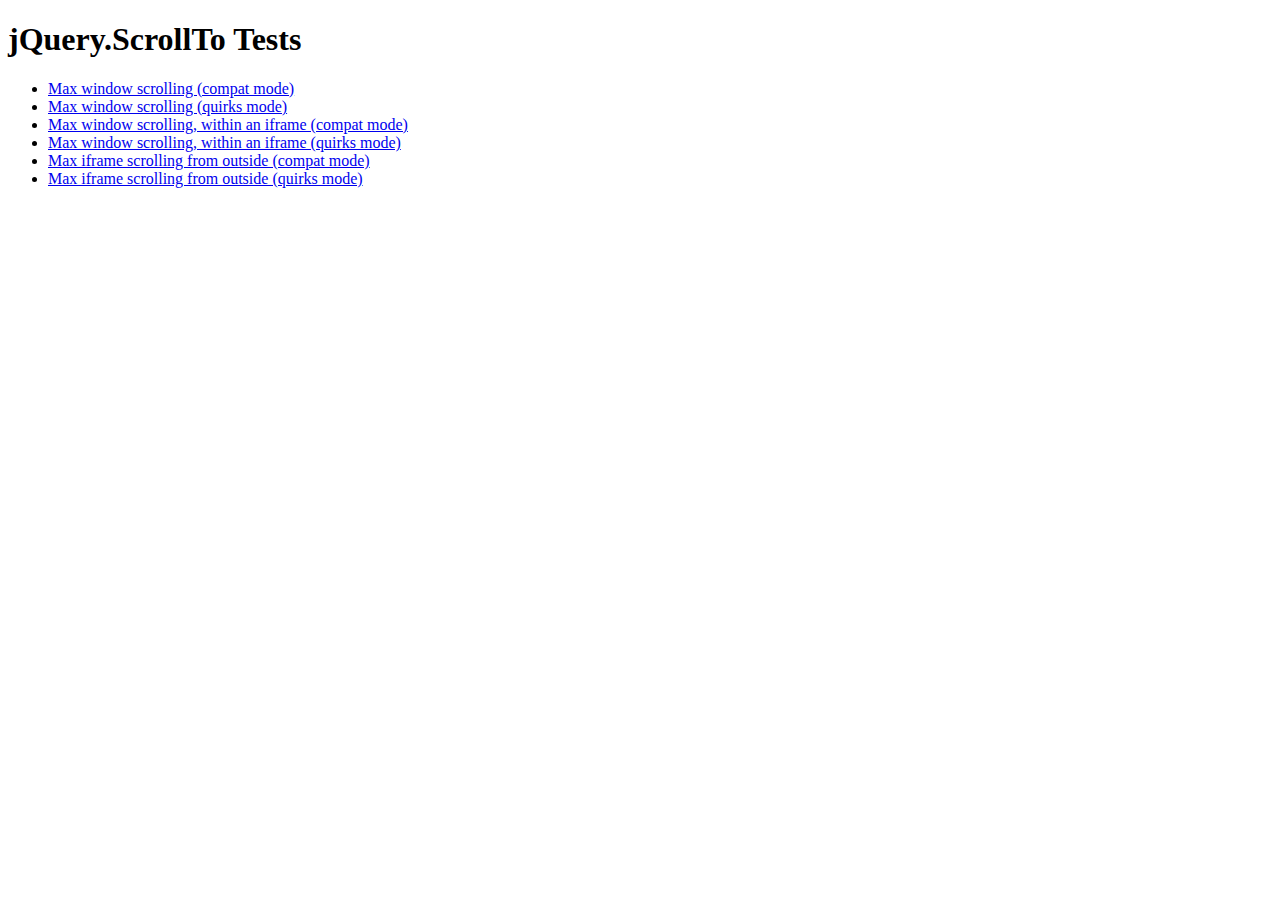
<file: assets/plugins/jquery-scrollTo/tests/index.html>
<!DOCTYPE html PUBLIC "-//W3C//DTD XHTML 1.0 Transitional//EN" "http://www.w3.org/TR/xhtml1/DTD/xhtml1-transitional.dtd">
<html xmlns="http://www.w3.org/1999/xhtml">
<head>
	<meta http-equiv="Content-Type" content="text/html; charset=iso-8859-1" />
	<title>jQuery.ScrollTo Tests</title>
	<meta name="keywords" content="javascript, jquery, plugins, scroll, scrollTo, smooth, animation, to, effect, ariel, flesler, window, overflow, element, navigation, customizable" />
	<meta name="description" content="Tests for jQuery ScrollTo. Made by Ariel Flesler." />
	<meta name="robots" content="index,follow" />
</head>
<body>
	<h1>jQuery.ScrollTo Tests</h1>
	
	<ul>
		<li><a href="WinMaxY-compat.html">Max window scrolling (compat mode)</a></li>
		<li><a href="WinMaxY-quirks.html">Max window scrolling (quirks mode)</a></li>
		<li><a href="WinMaxY-with-iframe-compat.html">Max window scrolling, within an iframe (compat mode)</a></li>
		<li><a href="WinMaxY-with-iframe-quirks.html">Max window scrolling, within an iframe (quirks mode)</a></li>
		<li><a href="WinMaxY-to-iframe-compat.html">Max iframe scrolling from outside (compat mode)</a></li>
		<li><a href="WinMaxY-to-iframe-quirks.html">Max iframe scrolling from outside (quirks mode)</a></li>
	</ul>
</body>
</html>
</file>
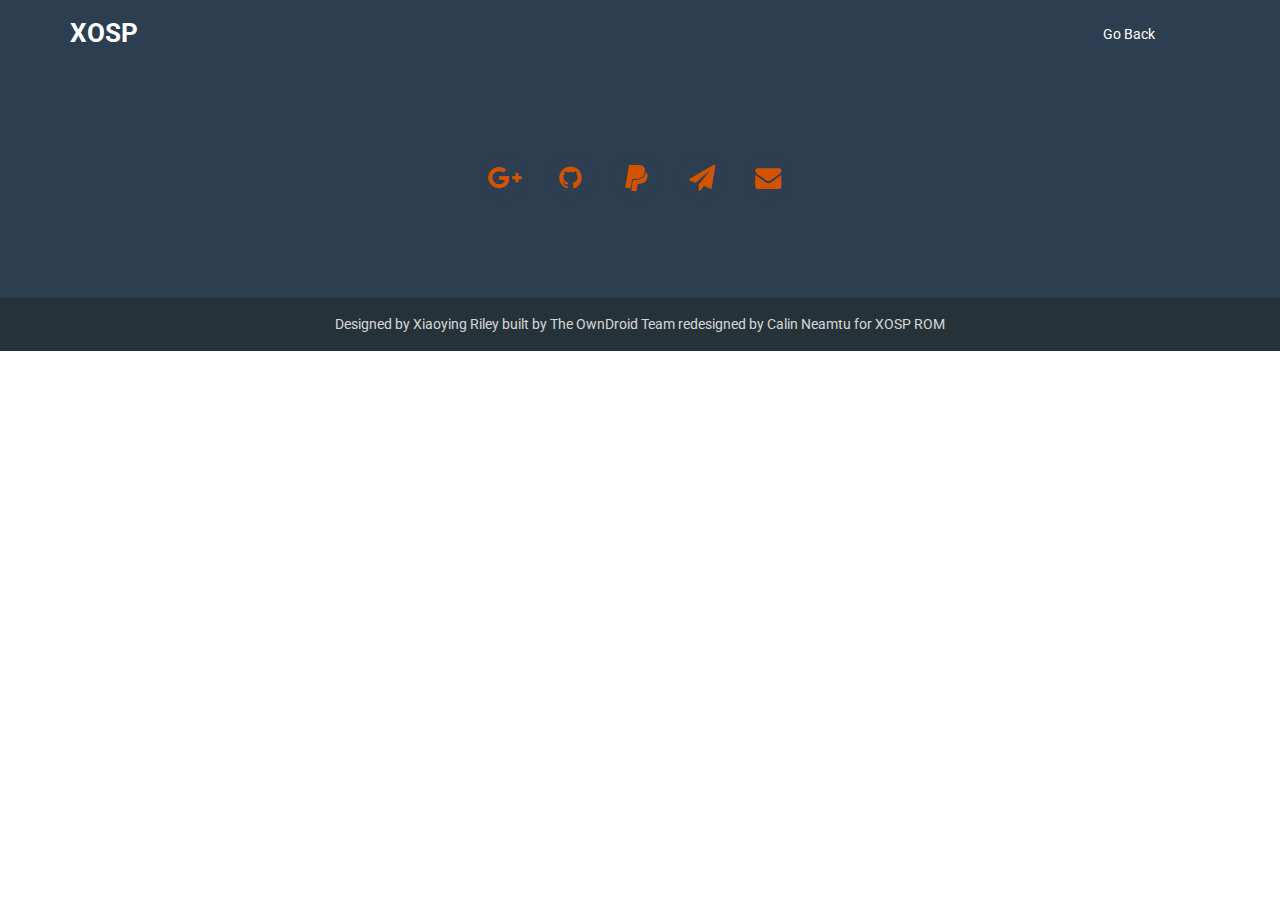
<file: changelog.html>
<!DOCTYPE html>
<!--[if IE 8]> <html lang="en" class="ie8"> <![endif]-->
<!--[if IE 9]> <html lang="en" class="ie9"> <![endif]-->
<!--[if !IE]><!-->
<html lang="en">
<!--<![endif]-->

<head>
    <title>Changelog</title>
    <!-- Meta -->
    <meta charset="utf-8">
    <meta http-equiv="X-UA-Compatible" content="IE=edge">
    <meta name="viewport" content="width=device-width, initial-scale=1.0">
<!--
    ____  ___________    ___________________  
    \   \/  /\_____  \  /   _____/\______   \  
    \     /  /   |   \ \_____  \  |     ___/ 
    /     \ /    |    \/        \ |    |     
    /___/\  \\_______  /_______  / |____|   
    \_/        \/        \/          

  Official Website for XOSP ROM. Website created by Xiaoying Riley, built by the OwnDroid Team,redesigned Calin Neamtu for XOSP ROM.
  Code available on Github:
  https://github.com/OwnROM/ownrom.github.io
-->
    <meta name="description" content="XOSP basically which stands for the Xperia Open Source Project is project based on CM and the main idea is to create a custom minimal Xperia based ROM, by including the essential things which a user would use from a ROM.">
    <meta name="author" content="Calin Neamtu">
    <meta name="keywords" content="Android,Custom ROM">
    <meta name=theme-color content="#303f9f">
    <meta name="viewport" content="width=device-width">
    <link rel="shortcut icon" href="favicon.ico">
    <link href='http://fonts.googleapis.com/css?family=Lato:300,400,300italic,400italic' rel='stylesheet' type='text/css'>
    <link href='http://fonts.googleapis.com/css?family=Montserrat:400,700' rel='stylesheet' type='text/css'>
    <!-- Global CSS -->
    <link rel="stylesheet" href="assets/plugins/bootstrap/css/bootstrap.min.css">
    <!-- Plugins CSS -->
    <link rel="stylesheet" href="assets/plugins/font-awesome/css/font-awesome.css">
    <link rel="stylesheet" href="assets/plugins/prism/prism.css">
    <!-- Theme CSS -->
    <link id="theme-style" rel="stylesheet" href="assets/css/styles.css">
    <link href='http://fonts.googleapis.com/css?family=Roboto:500,100,300,700,400' rel='stylesheet' type='text/css'>
</head>

<body data-spy="scroll">
    <!-- ******HEADER****** -->
    <header id="header" class="header">
        <div class="container">
            <h1 class="logo pull-left">
                <a class="scrollto" href="#promo">
                    <span class="logo-title">XOSP</span>
                </a>
            </h1>
            <!--//logo-->
            <nav id="main-nav" class="main-nav navbar-right" role="navigation">
                <div class="navbar-header">
                    <button class="navbar-toggle" type="button" data-toggle="collapse" data-target="#navbar-collapse">
                        <span class="sr-only">Toggle navigation</span>
                        <span class="icon-bar"></span>
                        <span class="icon-bar"></span>
                        <span class="icon-bar"></span>
                    </button>
                    <!--//nav-toggle-->
                </div>
                <!--//navbar-header-->
                <div class="navbar-collapse collapse" id="navbar-collapse">
                    <ul class="nav navbar-nav">
                        <li class="active nav-item sr-only"><a class="scrollto" href="index.html">Home</a></li>
                        <li class="nav-item"><a href="index.html">Go Back</a></li>
                    </ul>
                    <!--//nav-->
                </div>
                <!--//navabr-collapse-->
            </nav>
            <!--//main-nav-->
        </div>
    </header>
    <!--//header-->

    <section id="changelog" class="changelog section">
        <div class="container">
         <h2 class="title text-center">XOSP Changelog</h2>
         <script src="https://gist.github.com/nilac8991/da65170c10ea8346bf3d.js"></script>
        </div>
    </section>

    <section id="contact" class="contact section has-pattern">
        <div class="container">
            <div class="contact-inner">
                <div class="clearfix"></div>
                    <div class="info text-center">
                            <ul class="social-icons list-inline">
                            <li class="last"><a href="https://goo.gl/RZMYRL" target="_blank"><i class="fa fa-google-plus"></i></a>
                            </li>
                            <li class="last"><a href="https://goo.gl/o5w9hI" target="_blank"><i class="fa fa-github"></i></a>
                            </li>
                            <li class="last"><a href="https://goo.gl/l9m5rr" target="_blank"><i class="fa fa-paypal"></i></a>
                            </li>
                            <li class="last"><a href="https://telegram.me/xosp_channel" target="_blank"><i class="fa fa-paper-plane"></i></a>
                            </li>
                            <li class="last"><a href="mailto: xperiaopensourceproject@gmail.com"><i class="fa fa-envelope"></i></a>
                            </li>
                            </ul>
                </div>
            </div>
        </div>
    </section>
  
    <footer class="footer">
        <div class="container text-center">
            <small class="copyright">Designed by <a href="http://themes.3rdwavemedia.com" target="_blank">Xiaoying Riley</a> built by <a href="http://bit.ly/1Fye9Gd" target="_blank">The OwnDroid Team</a> redesigned by <a href="https://plus.google.com/u/0/+C%C4%83linNeam%C5%A3u/posts" target="_blank">Calin Neamtu</a> for XOSP ROM </small>
        </div>
    </footer>

    <script>
    
    (function(i,s,o,g,r,a,m){i['GoogleAnalyticsObject']=r;i[r]=i[r]||function(){
    (i[r].q=i[r].q||[]).push(arguments)},i[r].l=1*new Date();a=s.createElement(o),
    m=s.getElementsByTagName(o)[0];a.async=1;a.src=g;m.parentNode.insertBefore(a,m)
    })(window,document,'script','//www.google-analytics.com/analytics.js','ga');

    ga('create', 'UA-74922052-1', 'auto');
    ga('send', 'pageview');

    </script>
    
    <!-- Javascript -->
    <script type="text/javascript" src="assets/plugins/jquery-1.11.1.min.js"></script>
    <script type="text/javascript" src="assets/plugins/jquery-migrate-1.2.1.min.js"></script>
    <script type="text/javascript" src="assets/plugins/jquery.easing.1.3.js"></script>
    <script type="text/javascript" src="assets/plugins/bootstrap/js/bootstrap.min.js"></script>
    <script type="text/javascript" src="assets/plugins/jquery-scrollTo/jquery.scrollTo.min.js"></script>
    <script type="text/javascript" src="assets/plugins/prism/prism.js"></script>
    <script type="text/javascript" src="assets/js/main.js"></script>
</body>

</html>
</file>
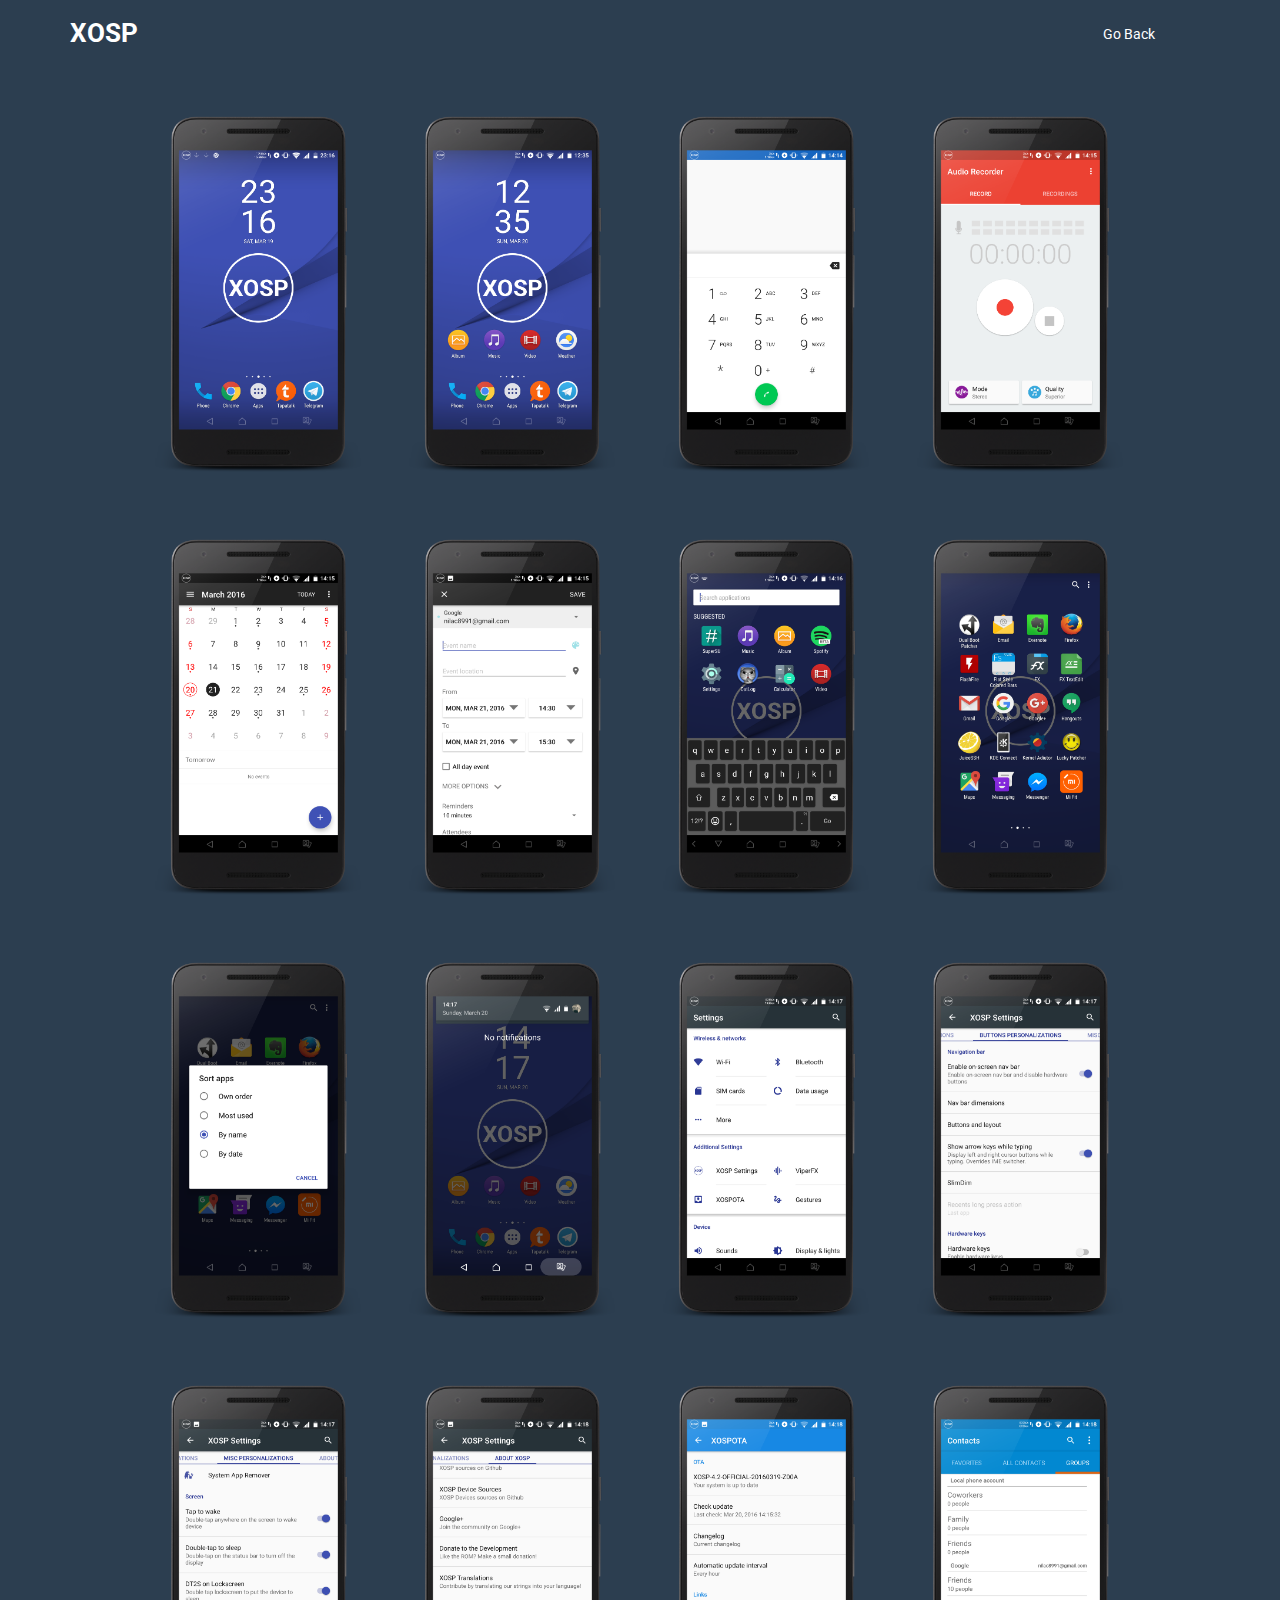
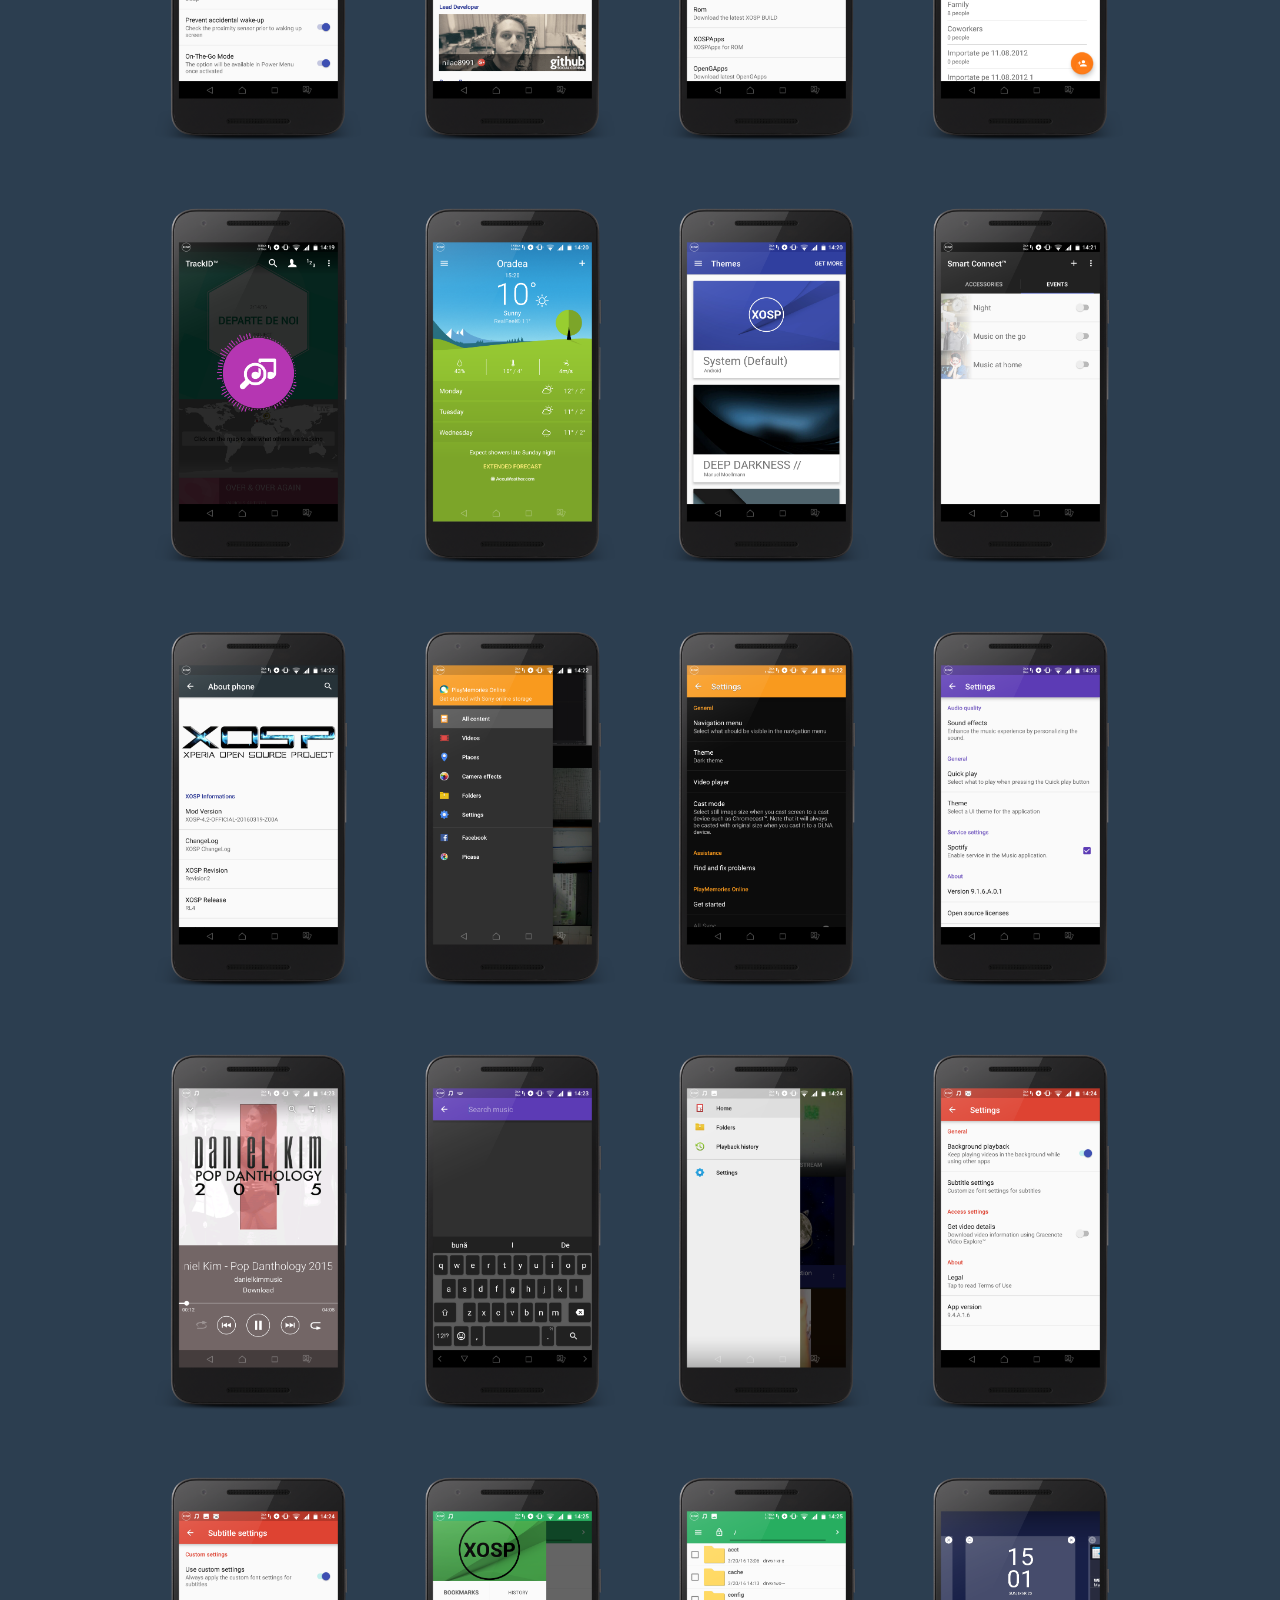
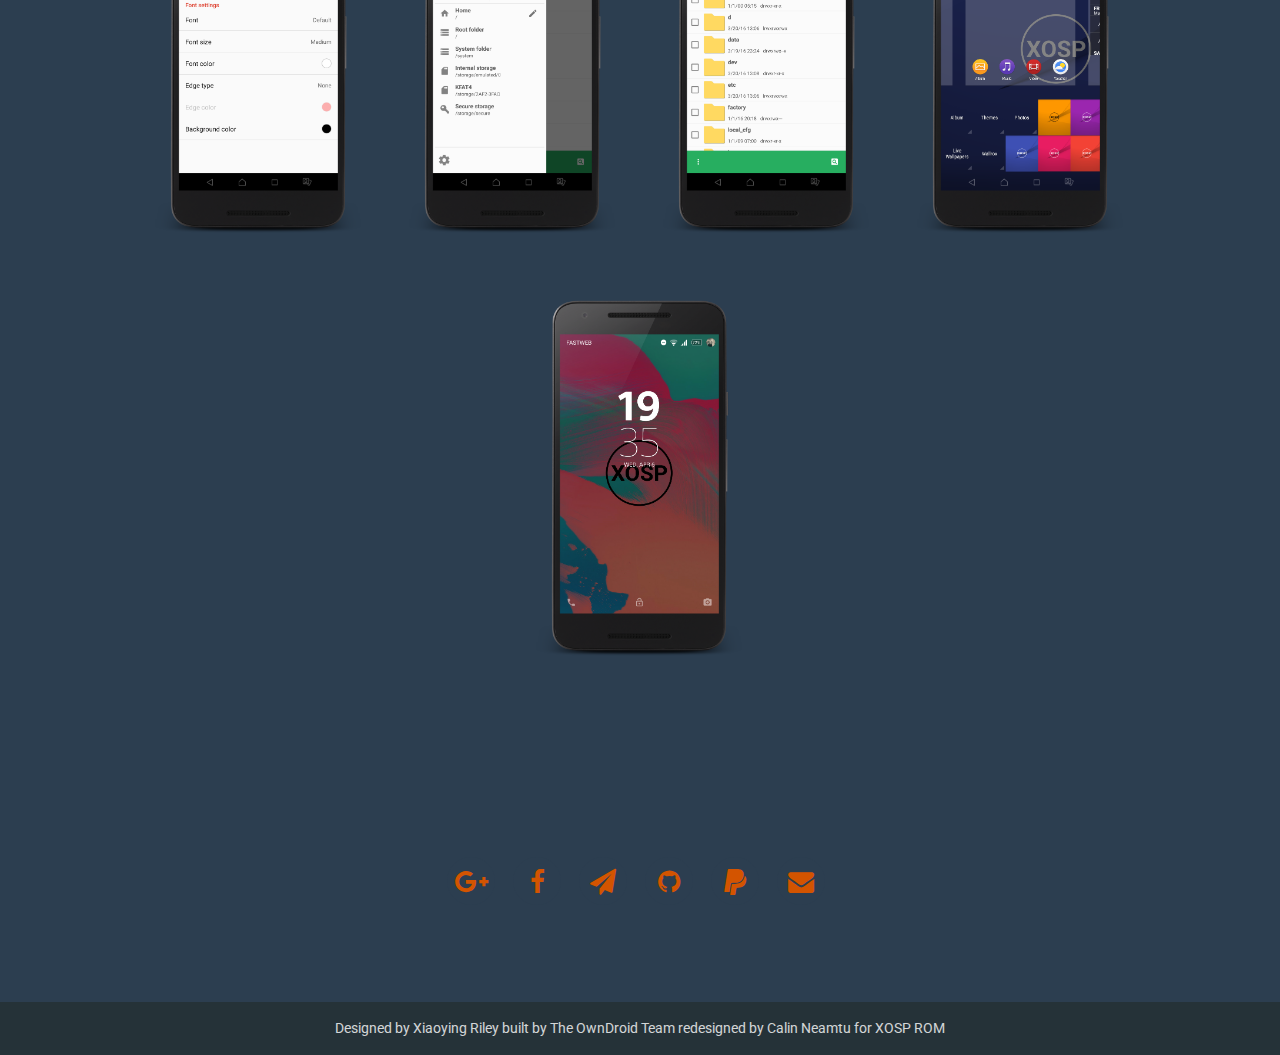
<file: screenshots.html>
<!DOCTYPE html><html lang="en"><head> <title>XOSP Screenshots</title> <meta charset="utf-8"> <meta http-equiv="X-UA-Compatible" content="IE=edge"> <meta name="viewport" content="width=device-width, initial-scale=1.0"><!-- ____ ___________ ___________________ \ \/ /\_____ \ / _____/\______ \ \ / / | \ \_____ \ | ___/ / \ / | \/ \ | | /___/\ \\_______ /_______ / |____| \_/ \/ \/ Official Website for XOSP ROM. Website created by Xiaoying Riley, built by the OwnDroid Team,redesigned Calin Neamtu for XOSP ROM. Code available on Github: https://github.com/OwnROM/ownrom.github.io--><!--Import Google Icon Font <link href="http://fonts.googleapis.com/icon?family=Material+Icons" rel="stylesheet"><!--Import materialize.css <link type="text/css" rel="stylesheet" href="assets/plugins/materialize/css/materialize.min.css" media="screen,projection"/><!--Let browser know website is optimized for mobile <meta name="viewport" contet="width=device-width, initial-scale=1.0"/> </head> <body><!--Import jQuery before materialize.js <script type="text/javascript" src="https://code.jquery.com/jquery-2.1.1.min.js"></script> <script type="text/javascript" src="assets/plugins/materialize/js/materialize.min.js"></script> </body> --> <meta name="description" content="XOSP basically which stands for the Xperia Open Source Project is project based on CM and the main idea is to create a custom minimal Xperia based ROM, by including the essential things which a user would use from a ROM."> <meta name="author" content="Calin Neamtu"> <meta name="keywords" content="Android,Custom ROM"> <meta name='theme-color' content="#2c3e50"> <meta name="viewport" content="width=device-width"> <link rel="shortcut icon" href="favicon.ico"> <link href='http://fonts.googleapis.com/css?family=Lato:300,400,300italic,400italic' rel='stylesheet' type='text/css'> <link href='http://fonts.googleapis.com/css?family=Montserrat:400,700' rel='stylesheet' type='text/css'> <link rel="stylesheet" href="assets/plugins/bootstrap/css/bootstrap.min.css"> <link rel="stylesheet" href="assets/plugins/font-awesome/css/font-awesome.css"> <link rel="stylesheet" href="assets/plugins/prism/prism.css"> <link id="theme-style" rel="stylesheet" href="assets/css/styles.css"> <link href='http://fonts.googleapis.com/css?family=Roboto:500,100,300,700,400' rel='stylesheet' type='text/css'></head><body data-spy="scroll"> <header id="header" class="header"> <div class="container"> <h1 class="logo pull-left"> <a class="scrollto" href="#promo"> <span class="logo-title">XOSP</span> </a> </h1> <nav id="main-nav" class="main-nav navbar-right" role="navigation"> <div class="navbar-header"> <button class="navbar-toggle" type="button" data-toggle="collapse" data-target="#navbar-collapse"> <span class="sr-only">Toggle navigation</span> <span class="icon-bar"></span> <span class="icon-bar"></span> <span class="icon-bar"></span> </button> </div><div class="navbar-collapse collapse" id="navbar-collapse"> <ul class="nav navbar-nav"> <li class="active nav-item sr-only"><a class="scrollto" href="index.html">Home</a> </li><li class="nav-item"><a href="index.html">Go Back</a> </li></ul> </div></nav> </div></header> <section id="about" class="about section"> <div class="container"> <div class="row text-center"> <a href="assets/images/screenshots/1.png"> <img width=250 height=423 class="text-center" src="assets/images/screenshots/1.png"> </a> <a href="assets/images/screenshots/2.png"> <img width=250 height=423 class="text-center" src="assets/images/screenshots/2.png"> </a> <a href="assets/images/screenshots/3.png"> <img width=250 height=423 class="text-center" src="assets/images/screenshots/3.png"> </a> <a href="assets/images/screenshots/4.png"> <img width=250 height=423 class="text-center" src="assets/images/screenshots/4.png"> </a> <a href="assets/images/screenshots/5.png"> <img width=250 height=423 class="text-center" src="assets/images/screenshots/5.png"> </a> <a href="assets/images/screenshots/6.png"> <img width=250 height=423 class="text-center" src="assets/images/screenshots/6.png"> </a> <a href="assets/images/screenshots/7.png"> <img width=250 height=423 class="text-center" src="assets/images/screenshots/7.png"> </a> <a href="assets/images/screenshots/8.png"> <img width=250 height=423 class="text-center" src="assets/images/screenshots/8.png"> </a> <a href="assets/images/screenshots/9.png"> <img width=250 height=423 class="text-center" src="assets/images/screenshots/9.png"> </a> <a href="assets/images/screenshots/10.png"> <img width=250 height=423 class="text-center" src="assets/images/screenshots/10.png"> </a> <a href="assets/images/screenshots/11.png"> <img width=250 height=423 class="text-center" src="assets/images/screenshots/11.png"> </a> <a href="assets/images/screenshots/12.png"> <img width=250 height=423 class="text-center" src="assets/images/screenshots/12.png"> </a> <a href="assets/images/screenshots/13.png"> <img width=250 height=423 class="text-center" src="assets/images/screenshots/13.png"> </a> <a href="assets/images/screenshots/14.png"> <img width=250 height=423 class="text-center" src="assets/images/screenshots/14.png"> </a> <a href="assets/images/screenshots/15.png"> <img width=250 height=423 class="text-center" src="assets/images/screenshots/15.png"> </a> <a href="assets/images/screenshots/16.png"> <img width=250 height=423 class="text-center" src="assets/images/screenshots/16.png"> </a> <a href="assets/images/screenshots/17.png"> <img width=250 height=423 class="text-center" src="assets/images/screenshots/17.png"> </a> <a href="assets/images/screenshots/18.png"> <img width=250 height=423 class="text-center" src="assets/images/screenshots/18.png"> </a> <a href="assets/images/screenshots/19.png"> <img width=250 height=423 class="text-center" src="assets/images/screenshots/19.png"> </a> <a href="assets/images/screenshots/20.png"> <img width=250 height=423 class="text-center" src="assets/images/screenshots/20.png"> </a> <a href="assets/images/screenshots/21.png"> <img width=250 height=423 class="text-center" src="assets/images/screenshots/21.png"> </a> <a href="assets/images/screenshots/22.png"> <img width=250 height=423 class="text-center" src="assets/images/screenshots/22.png"> </a> <a href="assets/images/screenshots/23.png"> <img width=250 height=423 class="text-center" src="assets/images/screenshots/23.png"> </a> <a href="assets/images/screenshots/24.png"> <img width=250 height=423 class="text-center" src="assets/images/screenshots/24.png"> </a> <a href="assets/images/screenshots/25.png"> <img width=250 height=423 class="text-center" src="assets/images/screenshots/25.png"> </a> <a href="assets/images/screenshots/26.png"> <img width=250 height=423 class="text-center" src="assets/images/screenshots/26.png"> </a> <a href="assets/images/screenshots/27.png"> <img width=250 height=423 class="text-center" src="assets/images/screenshots/27.png"> </a> <a href="assets/images/screenshots/28.png"> <img width=250 height=423 class="text-center" src="assets/images/screenshots/28.png"> </a> <a href="assets/images/screenshots/29.png"> <img width=250 height=423 class="text-center" src="assets/images/screenshots/29.png"> </a> <a href="assets/images/screenshots/30.png"> <img width=250 height=423 class="text-center" src="assets/images/screenshots/30.png"> </a> <a href="assets/images/screenshots/31.png"> <img width=250 height=423 class="text-center" src="assets/images/screenshots/31.png"> </a> <a href="assets/images/screenshots/32.png"> <img width=250 height=423 class="text-center" src="assets/images/screenshots/32.png"> </a> <a href="assets/images/screenshots/33.png"> <img width=250 height=423 class="text-center" src="assets/images/screenshots/33.png"> </a> </div></div></section> <section id="contact" class="contact section has-pattern"> <div class="container"> <div class="contact-inner"> <div class="clearfix"></div><div class="info text-center"> <ul class="social-icons list-inline"> <li class="last" title="Join our community!"><a href="https://goo.gl/RZMYRL" target="_blank"><i class="fa fa-google-plus"></i></a> <li class="last" title="Check out our official FB Page!"><a href="https://www.facebook.com/xosprom" target="_blank"><i class="fa fa-facebook"></i></a> </li><li class="last" title="Our official Telegram channel!"><a href="https://telegram.me/xosp_channel" target="_blank"><i class="fa fa-paper-plane"></i></a> </li><li class="last" title="Check out our sources!"><a href="https://goo.gl/o5w9hI" target="_blank"><i class="fa fa-github"></i></a> </li><li class="last" title="Support the development with a donation!"><a href="https://goo.gl/l9m5rr" target="_blank"><i class="fa fa-paypal"></i></a> </li><li class="last" title="Mail us!"><a href="mailto: xperiaopensourceproject@gmail.com"><i class="fa fa-envelope"></i></a> </li></ul> </div></div></div></div></section> <footer class="footer"> <div class="container text-center"> <small class="copyright">Designed by <a href="http://themes.3rdwavemedia.com" target="_blank">Xiaoying Riley</a> built by <a href="http://bit.ly/1Fye9Gd" target="_blank">The OwnDroid Team</a> redesigned by <a href="https://plus.google.com/u/0/+C%C4%83linNeam%C5%A3u/posts" target="_blank">Calin Neamtu</a> for XOSP ROM </small> </div></footer> <script type="text/javascript" src="assets/plugins/jquery-1.11.1.min.js"></script> <script type="text/javascript" src="assets/plugins/jquery-migrate-1.2.1.min.js"></script> <script type="text/javascript" src="assets/plugins/jquery.easing.1.3.js"></script> <script type="text/javascript" src="assets/plugins/bootstrap/js/bootstrap.min.js"></script> <script type="text/javascript" src="assets/plugins/jquery-scrollTo/jquery.scrollTo.min.js"></script> <script type="text/javascript" src="assets/plugins/prism/prism.js"></script> <script type="text/javascript" src="assets/js/main.js"></script> <script>(function(i,s,o,g,r,a,m){i['GoogleAnalyticsObject']=r;i[r]=i[r]||function(){(i[r].q=i[r].q||[]).push(arguments)},i[r].l=1*new Date();a=s.createElement(o), m=s.getElementsByTagName(o)[0];a.async=1;a.src=g;m.parentNode.insertBefore(a,m)})(window,document,'script','https://www.google-analytics.com/analytics.js','ga'); ga('create', 'UA-74922052-1', 'auto'); ga('send', 'pageview'); </script> </body></html>
</file>
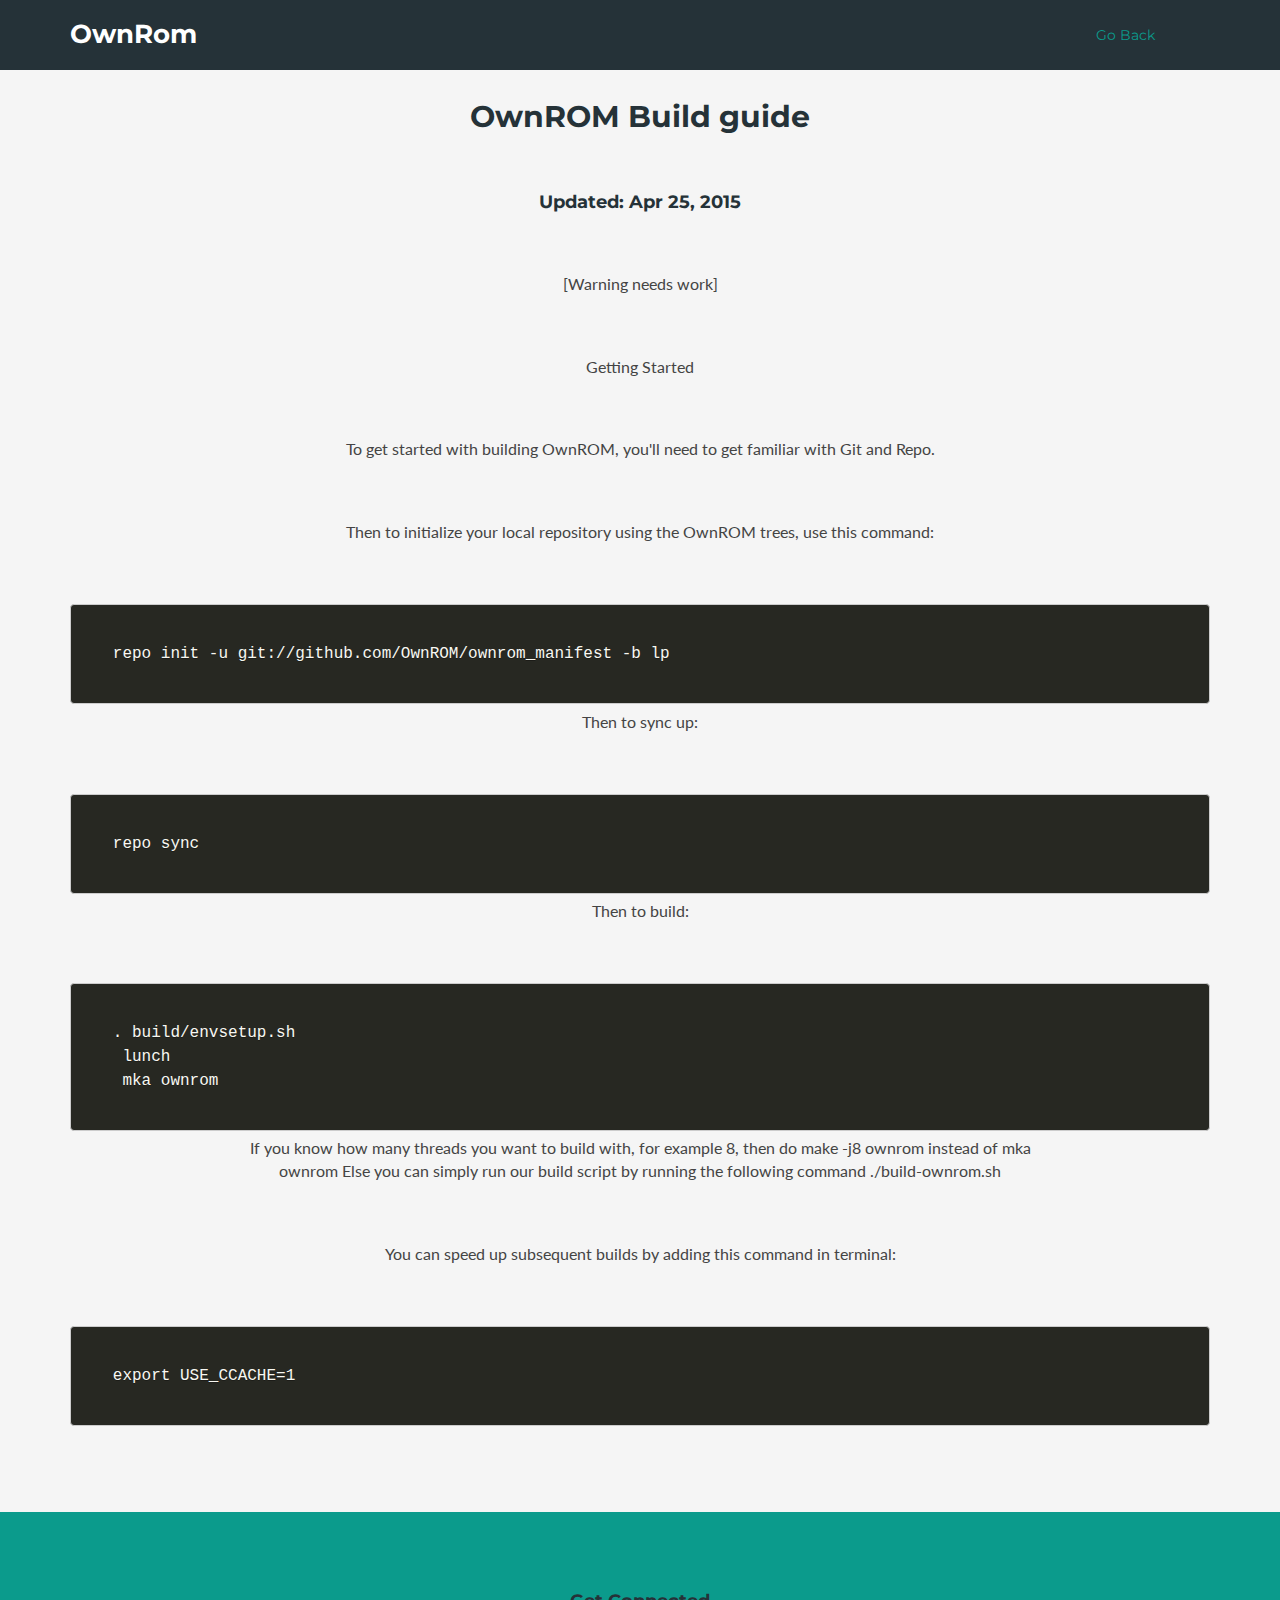
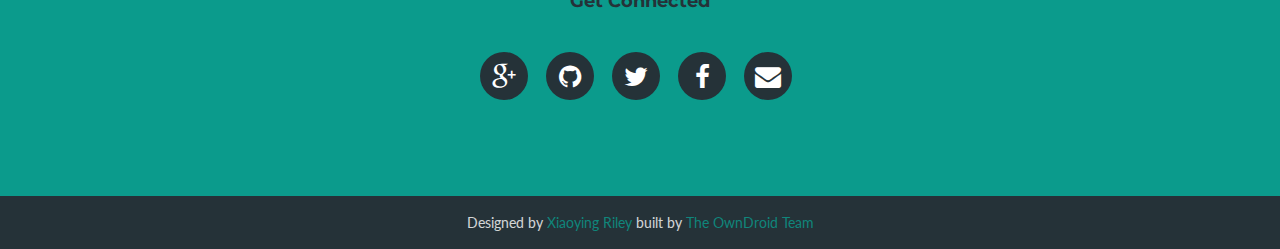
<file: ownrom/guide1.html>
<!DOCTYPE html>
<!--[if IE 8]> <html lang="en" class="ie8"> <![endif]-->
<!--[if IE 9]> <html lang="en" class="ie9"> <![endif]-->
<!--[if !IE]><!-->
<html lang="en">
<!--<![endif]-->

<head>
    <title>Build Guide</title>
    <!-- Meta -->
    <meta charset="utf-8">
    <meta http-equiv="X-UA-Compatible" content="IE=edge">
    <meta name="viewport" content="width=device-width, initial-scale=1.0">
    <!--
    ____                 _____   ____  __  __
   / __ \               |  __ \ / __ \|  \/  |
  | |  | |_      ___ __ | |__) | |  | | \  / |
  | |  | \ \ /\ / / '_ \|  _  /| |  | | |\/| |
  | |__| |\ V  V /| | | | | \ \| |__| | |  | |
   \____/  \_/\_/ |_| |_|_|  \_\\____/|_|  |_|
  Website for OwnDroid's ROM, OwnROM. Code avalible on Github:
  https://github.com/OwnROM/ownrom.github.io
-->
    <meta name="description" content="This is Android our way, and the good way. This ROM is made by only friendly developers who are listening to the needs of their users. Please share you thoughts with us and help us make a great ROM!">
    <meta name="author" content="OwnDroid Team">
    <meta name="keywords" content="Android,ROM">
    <meta name=theme-color content="#253238">
    <link rel="shortcut icon" href="favicon.ico">
    <link href='http://fonts.googleapis.com/css?family=Lato:300,400,300italic,400italic' rel='stylesheet' type='text/css'>
    <link href='http://fonts.googleapis.com/css?family=Montserrat:400,700' rel='stylesheet' type='text/css'>
    <!-- Global CSS -->
    <link rel="stylesheet" href="assets/plugins/bootstrap/css/bootstrap.min.css">
    <!-- Plugins CSS -->
    <link rel="stylesheet" href="assets/plugins/font-awesome/css/font-awesome.css">
    <link rel="stylesheet" href="assets/plugins/prism/prism.css">
    <!-- Theme CSS -->
    <link id="theme-style" rel="stylesheet" href="assets/css/styles.css">
    <!-- HTML5 shim and Respond.js IE8 support of HTML5 elements and media queries -->
    <!--[if lt IE 9]>
      <script src="https://oss.maxcdn.com/libs/html5shiv/3.7.0/html5shiv.js"></script>
      <script src="https://oss.maxcdn.com/libs/respond.js/1.4.2/respond.min.js"></script>
    <![endif]-->
</head>

<body data-spy="scroll">
    <!-- ******HEADER****** -->
    <header id="header" class="header">
        <div class="container">
            <h1 class="logo pull-left">
                <a class="scrollto" href="#promo">
                    <span class="logo-title">OwnRom</span>
                </a>
            </h1>
            <!--//logo-->
            <nav id="main-nav" class="main-nav navbar-right" role="navigation">
                <div class="navbar-header">
                    <button class="navbar-toggle" type="button" data-toggle="collapse" data-target="#navbar-collapse">
                        <span class="sr-only">Toggle navigation</span>
                        <span class="icon-bar"></span>
                        <span class="icon-bar"></span>
                        <span class="icon-bar"></span>
                    </button>
                    <!--//nav-toggle-->
                </div>
                <!--//navbar-header-->
                <div class="navbar-collapse collapse" id="navbar-collapse">
                    <ul class="nav navbar-nav">
                        <li class="active nav-item sr-only"><a class="scrollto" href="index.html">Home</a></li>
                        <li class="nav-item"><a href="index.html">Go Back</a></li>
                    </ul>
                    <!--//nav-->
                </div>
                <!--//navabr-collapse-->
            </nav>
            <!--//main-nav-->
        </div>
    </header>
    <!--//header-->
    <!-- ******ABOUT****** -->
    <section id="about" class="about section">
        <div class="container">
            <h2></h2>
            <h2 class="title text-center">OwnROM Build guide</h2>
            <h4 class="title text-center">Updated: Apr 25, 2015</h4>
            <p class="intro text-center"> [Warning needs work]</p>
            <p class="intro text-center">
                Getting Started</p>
            <p class="intro text-center">To get started with building OwnROM, you'll need to get familiar with Git and Repo.</p>
            <p class="intro text-center">Then to initialize your local repository using the OwnROM trees, use this command:</p>
            <div class="code-block">
                <pre><code class="language-markup">
   repo init -u git://github.com/OwnROM/ownrom_manifest -b lp
                    </code></pre>
            </div>
            <!--//code-block-->
            <p class="intro text-center">Then to sync up:</p>
            <div class="code-block">
                <pre><code class="language-markup">
   repo sync
                    </code></pre>
            </div>
            <!--//code-block-->
            <p class="intro text-center">Then to build:</p>
            <div class="code-block">
                <pre><code class="language-markup">
   . build/envsetup.sh
    lunch
    mka ownrom
                    </code></pre>
            </div>
            <!--//code-block-->
            <p class="intro text-center">If you know how many threads you want to build with, for example 8, then do make -j8 ownrom instead of mka ownrom Else you can simply run our build script by running the following command ./build-ownrom.sh</p>
            <p class="intro text-center">You can speed up subsequent builds by adding this command in terminal:</p>
            <div class="code-block">
                <pre><code class="language-markup">
   export USE_CCACHE=1
                    </code></pre>
                     <div id="disqus_thread"></div>
<script type="text/javascript">
    /* * * CONFIGURATION VARIABLES * * */
    var disqus_shortname = 'ownrom';

    /* * * DON'T EDIT BELOW THIS LINE * * */
    (function() {
        var dsq = document.createElement('script'); dsq.type = 'text/javascript'; dsq.async = true;
        dsq.src = '//' + disqus_shortname + '.disqus.com/embed.js';
        (document.getElementsByTagName('head')[0] || document.getElementsByTagName('body')[0]).appendChild(dsq);
    })();
</script>
<noscript>Please enable JavaScript to view the <a href="https://disqus.com/?ref_noscript" rel="nofollow">comments powered by Disqus.</a></noscript>
            </div>
            <!--//code-block-->
        </div>
        <!--//container-->
    </section>
     </section>
      <section id="contact" class="contact section has-pattern">
        <div class="container">
            <div class="contact-inner">

        <div class="clearfix"></div>
        <div class="info text-center">
            <h4 class="sub-title">Get Connected</h4>
            <ul class="social-icons list-inline">
                <li class="last"><a href="http://bit.ly/1Fye9Gd" target="_blank"><i class="fa fa-google-plus"></i></a></li>
                <li class="last"><a href="http://bit.ly/1O2KtWg" target="_blank"><i class="fa fa-github"></i></a></li>
                <li><a href="http://bit.ly/1yTJNBo" target="_blank"><i class="fa fa-twitter"></i></a></li>
                <li><a href="http://on.fb.me/1OfqtFp" target="_blank"><i class="fa fa-facebook"></i></a></li>
                <li class="last"><a href="mailto: askowndroid@gmail.com"><i class="fa fa-envelope"></i></a></li>
            </ul>
        </div>
        <!--//info-->
        </div>
        <!--//contact-inner-->
        </div>
        <!--//container-->
    </section>
  <footer class="footer">
        <div class="container text-center">
            <small class="copyright">Designed by <a href="http://themes.3rdwavemedia.com" target="_blank">Xiaoying Riley</a> built by <a href="http://bit.ly/1Fye9Gd" target="_blank">The OwnDroid Team</a></small>
        </div>
        <!--//container-->
    </footer>
    <!--//about-->
    <!-- Javascript -->
    <script type="text/javascript" src="assets/plugins/jquery-1.11.1.min.js"></script>
    <script type="text/javascript" src="assets/plugins/jquery-migrate-1.2.1.min.js"></script>
    <script type="text/javascript" src="assets/plugins/jquery.easing.1.3.js"></script>
    <script type="text/javascript" src="assets/plugins/bootstrap/js/bootstrap.min.js"></script>
    <script type="text/javascript" src="assets/plugins/jquery-scrollTo/jquery.scrollTo.min.js"></script>
    <script type="text/javascript" src="assets/plugins/prism/prism.js"></script>
    <script type="text/javascript" src="assets/js/main.js"></script>
    <script>
    (function(i, s, o, g, r, a, m) {
        i['GoogleAnalyticsObject'] = r;
        i[r] = i[r] || function() {
            (i[r].q = i[r].q || []).push(arguments)
        }, i[r].l = 1 * new Date();
        a = s.createElement(o),
            m = s.getElementsByTagName(o)[0];
        a.async = 1;
        a.src = g;
        m.parentNode.insertBefore(a, m)
    })(window, document, 'script', '//www.google-analytics.com/analytics.js', 'ga');

    ga('create', 'UA-62302905-1', 'auto');
    ga('send', 'pageview');
    </script>
</body>

</html>
</file>
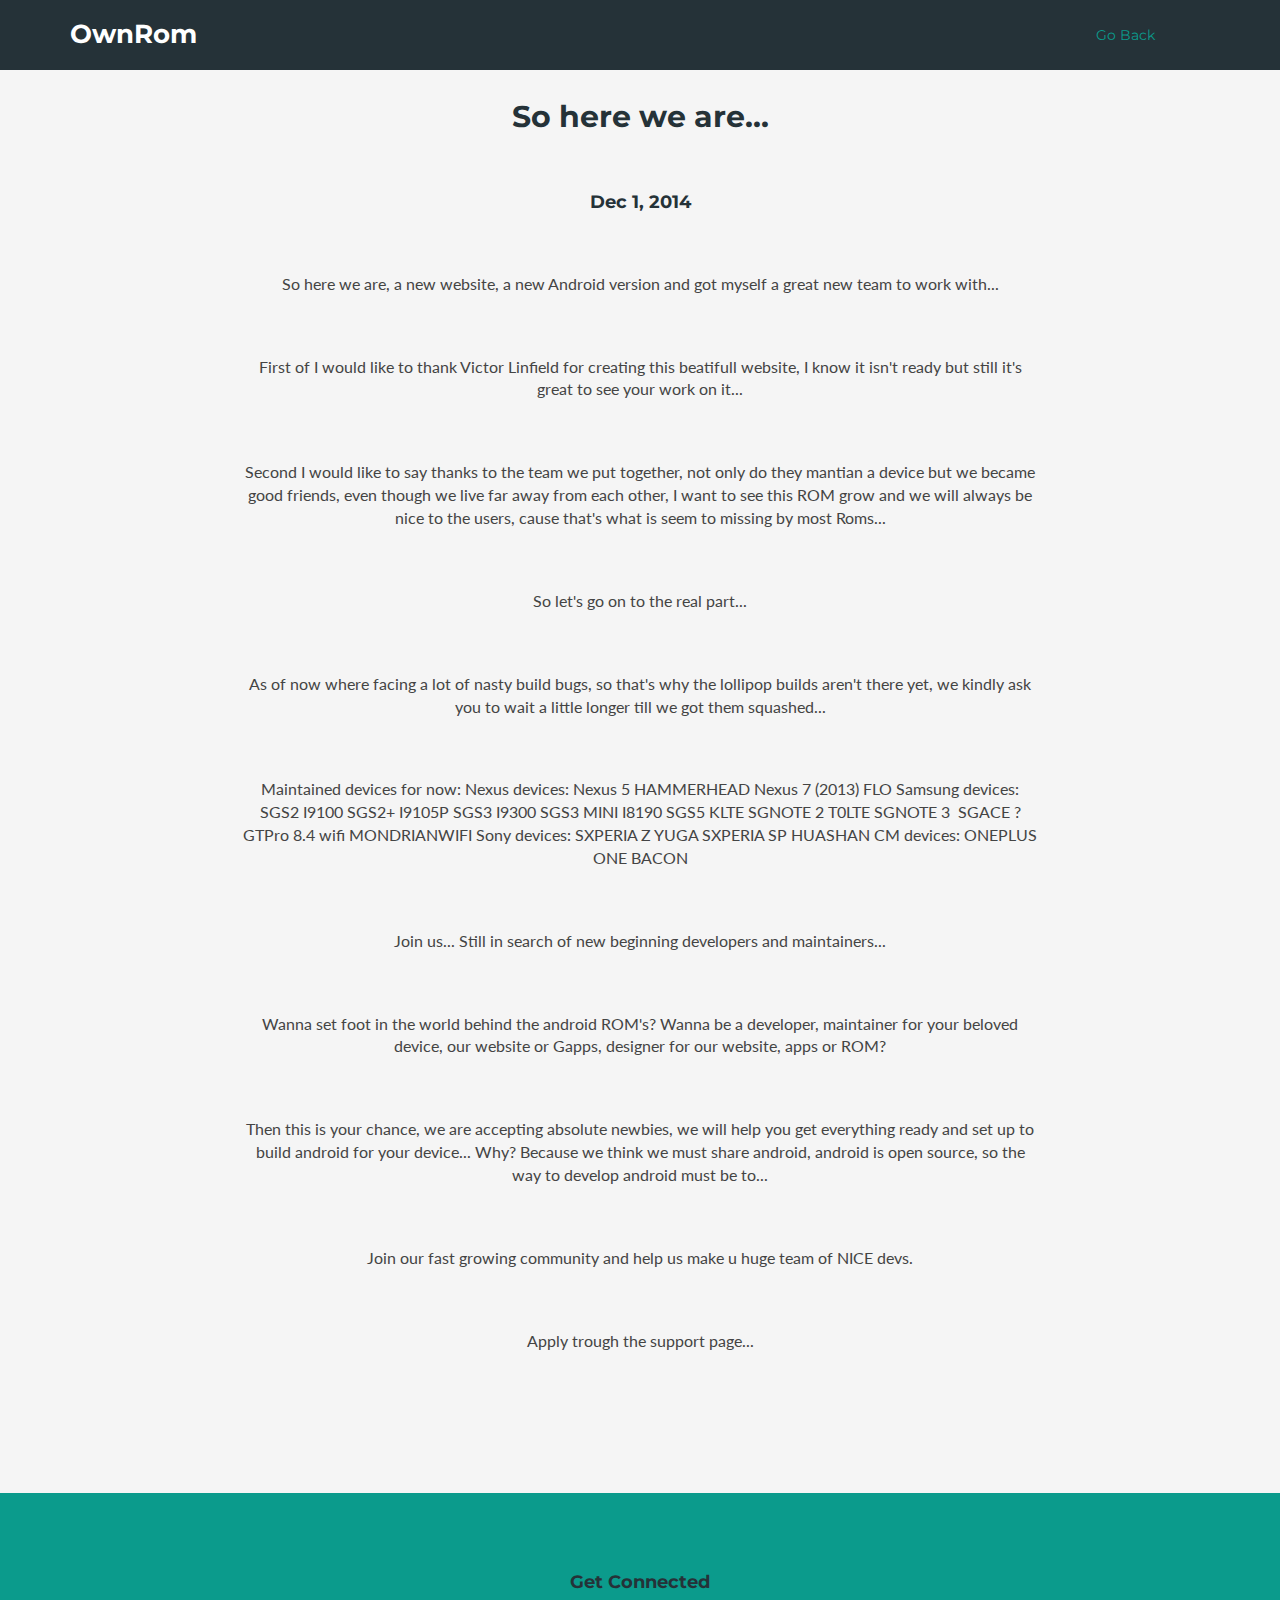
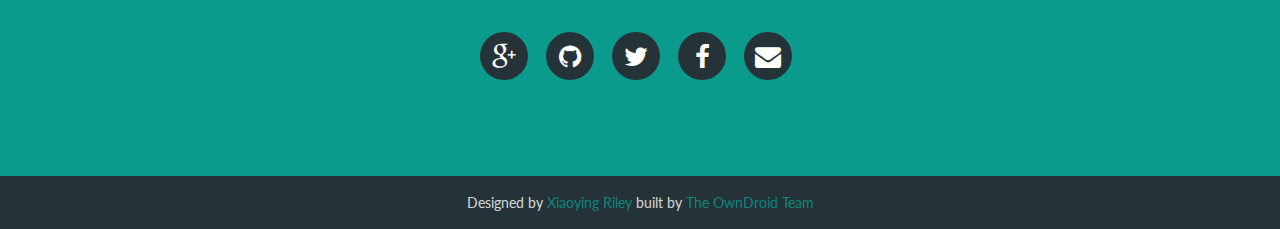
<file: ownrom/post1.html>
<!DOCTYPE html>
<!--[if IE 8]> <html lang="en" class="ie8"> <![endif]-->
<!--[if IE 9]> <html lang="en" class="ie9"> <![endif]-->
<!--[if !IE]><!-->
<html lang="en">
<!--<![endif]-->

<head>
    <title>So here we are...</title>
    <!-- Meta -->
    <meta charset="utf-8">
    <meta http-equiv="X-UA-Compatible" content="IE=edge">
    <meta name="viewport" content="width=device-width, initial-scale=1.0">
    <!--
    ____                 _____   ____  __  __
   / __ \               |  __ \ / __ \|  \/  |
  | |  | |_      ___ __ | |__) | |  | | \  / |
  | |  | \ \ /\ / / '_ \|  _  /| |  | | |\/| |
  | |__| |\ V  V /| | | | | \ \| |__| | |  | |
   \____/  \_/\_/ |_| |_|_|  \_\\____/|_|  |_|
  Website for OwnDroid's ROM, OwnROM. Code avalible on Github:
  https://github.com/OwnROM/ownrom.github.io
-->
    <meta name="description" content="This is Android our way, and the good way. This ROM is made by only friendly developers who are listening to the needs of their users. Please share you thoughts with us and help us make a great ROM!">
    <meta name="author" content="OwnDroid Team">
    <meta name="keywords" content="Android,ROM">
    <meta name=theme-color content="#253238">
    <link rel="shortcut icon" href="favicon.ico">
    <link href='http://fonts.googleapis.com/css?family=Lato:300,400,300italic,400italic' rel='stylesheet' type='text/css'>
    <link href='http://fonts.googleapis.com/css?family=Montserrat:400,700' rel='stylesheet' type='text/css'>
    <!-- Global CSS -->
    <link rel="stylesheet" href="assets/plugins/bootstrap/css/bootstrap.min.css">
    <!-- Plugins CSS -->
    <link rel="stylesheet" href="assets/plugins/font-awesome/css/font-awesome.css">
    <link rel="stylesheet" href="assets/plugins/prism/prism.css">
    <!-- Theme CSS -->
    <link id="theme-style" rel="stylesheet" href="assets/css/styles.css">
    <!-- HTML5 shim and Respond.js IE8 support of HTML5 elements and media queries -->
    <!--[if lt IE 9]>
      <script src="https://oss.maxcdn.com/libs/html5shiv/3.7.0/html5shiv.js"></script>
      <script src="https://oss.maxcdn.com/libs/respond.js/1.4.2/respond.min.js"></script>
    <![endif]-->
</head>

<body data-spy="scroll">
    <!-- ******HEADER****** -->
    <header id="header" class="header">
        <div class="container">
            <h1 class="logo pull-left">
                <a class="scrollto" href="#promo">
                    <span class="logo-title">OwnRom</span>
                </a>
            </h1>
            <!--//logo-->
            <nav id="main-nav" class="main-nav navbar-right" role="navigation">
                <div class="navbar-header">
                    <button class="navbar-toggle" type="button" data-toggle="collapse" data-target="#navbar-collapse">
                        <span class="sr-only">Toggle navigation</span>
                        <span class="icon-bar"></span>
                        <span class="icon-bar"></span>
                        <span class="icon-bar"></span>
                    </button>
                    <!--//nav-toggle-->
                </div>
                <!--//navbar-header-->
                <div class="navbar-collapse collapse" id="navbar-collapse">
                    <ul class="nav navbar-nav">
                        <li class="active nav-item sr-only"><a class="scrollto" href="index.html">Home</a>
                        </li>
                        <li class="nav-item"><a href="index.html">Go Back</a>
                        </li>
                    </ul>
                    <!--//nav-->
                </div>
                <!--//navabr-collapse-->
            </nav>
            <!--//main-nav-->
        </div>
    </header>
    <!--//header-->
        <section id="about" class="about section">
        <div class="container">
            <h2></h2>
            <h2 class="title text-center">So here we are...</h2>
            <h4 class="title text-center">Dec 1, 2014</h4>
            <p class="intro text-center">
                So here we are, a new website, a new Android version and got myself a great new team to work with... </p>
            <p class="intro text-center">First of I would like to thank Victor Linfield for creating this beatifull website, I know it isn't ready but still it's great to see your work on it...</p>
            <p class="intro text-center">Second I would like to say thanks to the team we put together, not only do they mantian a device but we became good friends, even though we live far away from each other, I want to see this ROM grow and we will always be nice to the users, cause that's what is seem to missing by most Roms...</p>
            <p class="intro text-center">So let's go on to the real part...</p>
            <p class="intro text-center">As of now where facing a lot of nasty build bugs, so that's why the lollipop builds aren't there yet, we kindly ask you to wait a little longer till we got them squashed...</p>
            <p class="intro text-center">Maintained devices for now: Nexus devices: Nexus 5 HAMMERHEAD Nexus 7 (2013) FLO​​​​​​​​​​ Samsung devices: SGS2 I9100​​​​​​​​​​ SGS2+ I9105P​​​​​​​​​​ SGS3 I9300​​​​​​​​​​ SGS3 MINI I8190 SGS5 KLTE SGNOTE 2 T0LTE SGNOTE 3 ​​​​​​​​​​ SGACE ? GTPro 8.4 wifi MONDRIANWIFI Sony devices: SXPERIA Z YUGA SXPERIA SP HUASHAN​​​​​​​​​​ CM devices: ONEPLUS ONE BACON</p>
            <p class="intro text-center">Join us... Still in search of new beginning developers and maintainers...</p>
            <p class="intro text-center">Wanna set foot in the world behind the android ROM's? Wanna be a developer, maintainer for your beloved device, our website or Gapps, designer for our website, apps or ROM?</p>
            <p class="intro text-center">Then this is your chance, we are accepting absolute newbies, we will help you get everything ready and set up to build android for your device... Why? Because we think we must share android, android is open source, so the way to develop android must be to...</p>
            <p class="intro text-center">Join our fast growing community and help us make u huge team of NICE devs.</p>
            <p class="intro text-center">Apply trough the support page...</p>

            <div id="disqus_thread"></div>
            <script type="text/javascript">
                /* * * CONFIGURATION VARIABLES * * */
                var disqus_shortname = 'ownrom';

                /* * * DON'T EDIT BELOW THIS LINE * * */
                (function () {
                    var dsq = document.createElement('script');
                    dsq.type = 'text/javascript';
                    dsq.async = true;
                    dsq.src = '//' + disqus_shortname + '.disqus.com/embed.js';
                    (document.getElementsByTagName('head')[0] || document.getElementsByTagName('body')[0]).appendChild(dsq);
                })();
            </script>
            <noscript>Please enable JavaScript to view the <a href="https://disqus.com/?ref_noscript" rel="nofollow">comments powered by Disqus.</a>
            </noscript>
        </div>

        <!--//container-->
    </section>
    <section id="contact" class="contact section has-pattern">
        <div class="container">
            <div class="contact-inner">

                <div class="clearfix"></div>
                <div class="info text-center">
                    <h4 class="sub-title">Get Connected</h4>
                    <ul class="social-icons list-inline">
                        <li class="last"><a href="http://bit.ly/1Fye9Gd" target="_blank"><i class="fa fa-google-plus"></i></a>
                        </li>
                        <li class="last"><a href="http://bit.ly/1O2KtWg" target="_blank"><i class="fa fa-github"></i></a>
                        </li>
                        <li><a href="http://bit.ly/1yTJNBo" target="_blank"><i class="fa fa-twitter"></i></a>
                        </li>
                        <li><a href="http://on.fb.me/1OfqtFp" target="_blank"><i class="fa fa-facebook"></i></a>
                        </li>
                        <li class="last"><a href="mailto: askowndroid@gmail.com"><i class="fa fa-envelope"></i></a>
                        </li>
                    </ul>
                </div>
                <!--//info-->
            </div>
            <!--//contact-inner-->
        </div>
        <!--//container-->
    </section>
    <footer class="footer">
        <div class="container text-center">
            <small class="copyright">Designed by <a href="http://themes.3rdwavemedia.com" target="_blank">Xiaoying Riley</a> built by <a href="http://bit.ly/1Fye9Gd" target="_blank">The OwnDroid Team</a></small>
        </div>
        <!--//container-->
    </footer>

    <!--//about-->
    <!-- Javascript -->
    <script type="text/javascript" src="assets/plugins/jquery-1.11.1.min.js"></script>
    <script type="text/javascript" src="assets/plugins/jquery-migrate-1.2.1.min.js"></script>
    <script type="text/javascript" src="assets/plugins/jquery.easing.1.3.js"></script>
    <script type="text/javascript" src="assets/plugins/bootstrap/js/bootstrap.min.js"></script>
    <script type="text/javascript" src="assets/plugins/jquery-scrollTo/jquery.scrollTo.min.js"></script>
    <script type="text/javascript" src="assets/plugins/prism/prism.js"></script>
    <script type="text/javascript" src="assets/js/main.js"></script>
    <script>
        (function (i, s, o, g, r, a, m) {
            i['GoogleAnalyticsObject'] = r;
            i[r] = i[r] || function () {
                (i[r].q = i[r].q || []).push(arguments)
            }, i[r].l = 1 * new Date();
            a = s.createElement(o),
                m = s.getElementsByTagName(o)[0];
            a.async = 1;
            a.src = g;
            m.parentNode.insertBefore(a, m)
        })(window, document, 'script', '//www.google-analytics.com/analytics.js', 'ga');

        ga('create', 'UA-62302905-1', 'auto');
        ga('send', 'pageview');
    </script>
</body>

</html>
</file>
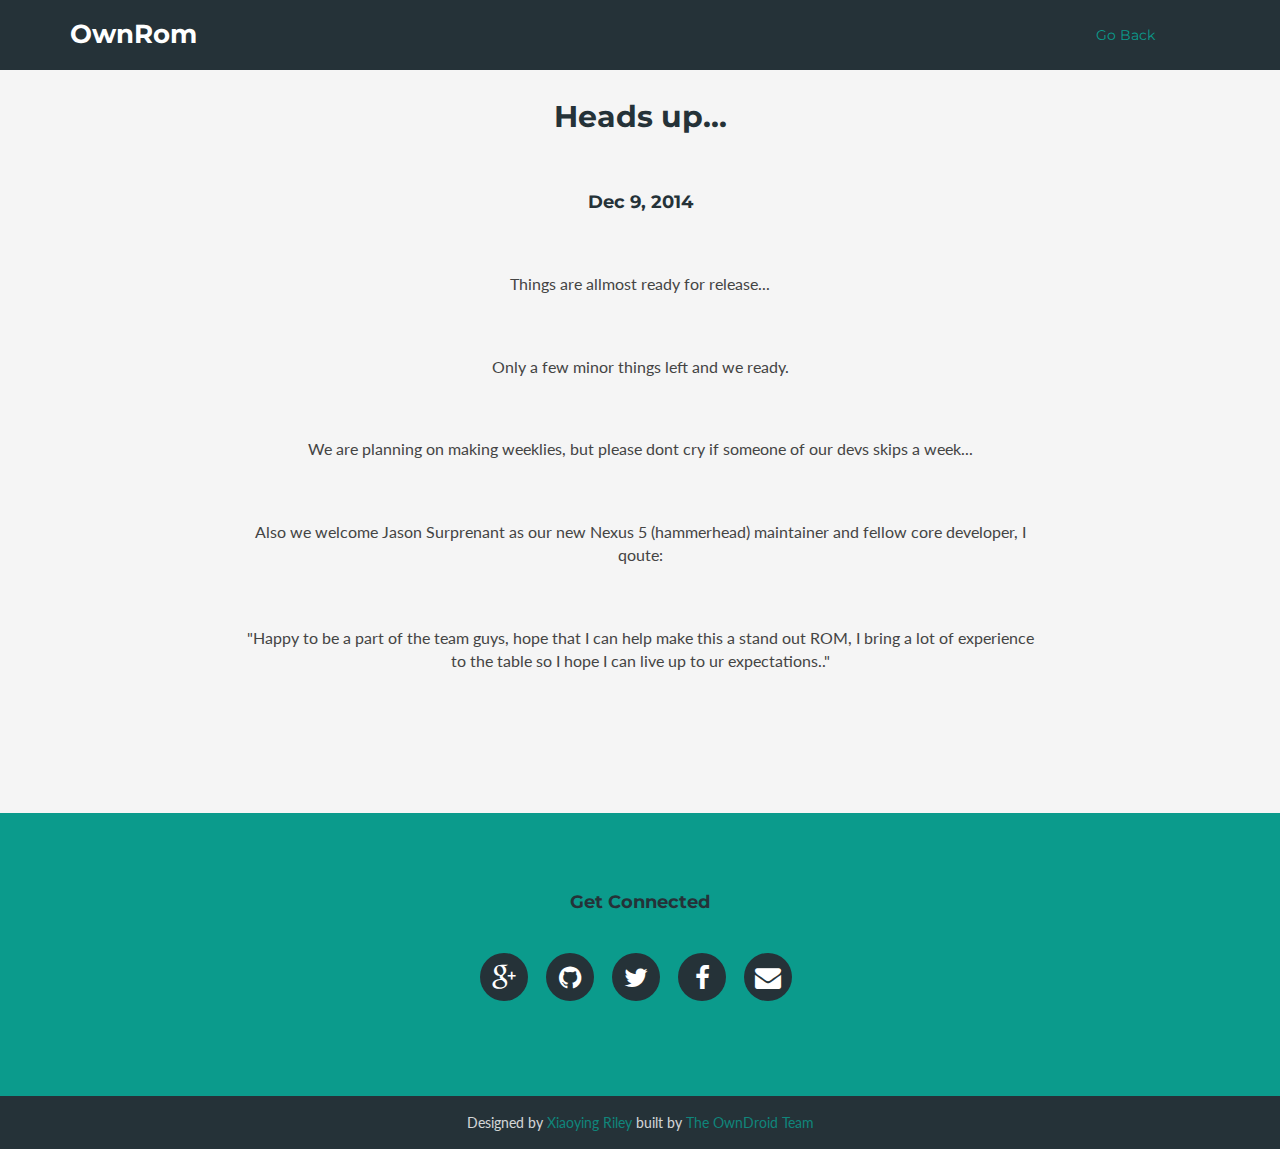
<file: ownrom/post2.html>
<!DOCTYPE html>
<!--[if IE 8]> <html lang="en" class="ie8"> <![endif]-->
<!--[if IE 9]> <html lang="en" class="ie9"> <![endif]-->
<!--[if !IE]><!-->
<html lang="en">
<!--<![endif]-->

<head>
    <title>Heads up...</title>
    <!-- Meta -->
    <meta charset="utf-8">
    <meta http-equiv="X-UA-Compatible" content="IE=edge">
    <meta name="viewport" content="width=device-width, initial-scale=1.0">
    <!--
    ____                 _____   ____  __  __
   / __ \               |  __ \ / __ \|  \/  |
  | |  | |_      ___ __ | |__) | |  | | \  / |
  | |  | \ \ /\ / / '_ \|  _  /| |  | | |\/| |
  | |__| |\ V  V /| | | | | \ \| |__| | |  | |
   \____/  \_/\_/ |_| |_|_|  \_\\____/|_|  |_|
  Website for OwnDroid's ROM, OwnROM. Code avalible on Github:
  https://github.com/OwnROM/ownrom.github.io
-->
    <meta name="description" content="This is Android our way, and the good way. This ROM is made by only friendly developers who are listening to the needs of their users. Please share you thoughts with us and help us make a great ROM!">
    <meta name="author" content="OwnDroid Team">
    <meta name="keywords" content="Android,ROM">
    <meta name=theme-color content="#253238">
    <link rel="shortcut icon" href="favicon.ico">
    <link href='http://fonts.googleapis.com/css?family=Lato:300,400,300italic,400italic' rel='stylesheet' type='text/css'>
    <link href='http://fonts.googleapis.com/css?family=Montserrat:400,700' rel='stylesheet' type='text/css'>
    <!-- Global CSS -->
    <link rel="stylesheet" href="assets/plugins/bootstrap/css/bootstrap.min.css">
    <!-- Plugins CSS -->
    <link rel="stylesheet" href="assets/plugins/font-awesome/css/font-awesome.css">
    <link rel="stylesheet" href="assets/plugins/prism/prism.css">
    <!-- Theme CSS -->
    <link id="theme-style" rel="stylesheet" href="assets/css/styles.css">
    <!-- HTML5 shim and Respond.js IE8 support of HTML5 elements and media queries -->
    <!--[if lt IE 9]>
      <script src="https://oss.maxcdn.com/libs/html5shiv/3.7.0/html5shiv.js"></script>
      <script src="https://oss.maxcdn.com/libs/respond.js/1.4.2/respond.min.js"></script>
    <![endif]-->
</head>

<body data-spy="scroll">
    <!-- ******HEADER****** -->
    <header id="header" class="header">
        <div class="container">
            <h1 class="logo pull-left">
                <a class="scrollto" href="#promo">
                    <span class="logo-title">OwnRom</span>
                </a>
            </h1>
            <!--//logo-->
            <nav id="main-nav" class="main-nav navbar-right" role="navigation">
                <div class="navbar-header">
                    <button class="navbar-toggle" type="button" data-toggle="collapse" data-target="#navbar-collapse">
                        <span class="sr-only">Toggle navigation</span>
                        <span class="icon-bar"></span>
                        <span class="icon-bar"></span>
                        <span class="icon-bar"></span>
                    </button>
                    <!--//nav-toggle-->
                </div>
                <!--//navbar-header-->
                <div class="navbar-collapse collapse" id="navbar-collapse">
                    <ul class="nav navbar-nav">
                        <li class="active nav-item sr-only"><a class="scrollto" href="index.html">Home</a></li>
                        <li class="nav-item"><a href="index.html">Go Back</a></li>
                    </ul>
                    <!--//nav-->
                </div>
                <!--//navabr-collapse-->
            </nav>
            <!--//main-nav-->
        </div>
    </header>
    <!--//header-->
    <!-- ******ABOUT****** -->
    <section id="about" class="about section">
        <div class="container">
            <h2></h2>
            <h2 class="title text-center">Heads up...</h2>
            <h4 class="title text-center">Dec 9, 2014</h4>
            <p class="intro text-center">
                Things are allmost ready for release...</p>
            <p class="intro text-center">Only a few minor things left and we ready.</p>
            <p class="intro text-center">We are planning on making weeklies, but please dont cry if someone of our devs skips a week...</p>
            <p class="intro text-center">Also we welcome Jason Surprenant as our new Nexus 5 (hammerhead) maintainer and fellow core developer, I qoute:</p>
            <p class="intro text-center">"Happy to be a part of the team guys, hope that I can help make this a stand out ROM, I bring a lot of experience to the table so I hope I can live up to ur expectations.."</p>


                <div id="disqus_thread"></div>
<script type="text/javascript">
    /* * * CONFIGURATION VARIABLES * * */
    var disqus_shortname = 'ownrom';

    /* * * DON'T EDIT BELOW THIS LINE * * */
    (function() {
        var dsq = document.createElement('script'); dsq.type = 'text/javascript'; dsq.async = true;
        dsq.src = '//' + disqus_shortname + '.disqus.com/embed.js';
        (document.getElementsByTagName('head')[0] || document.getElementsByTagName('body')[0]).appendChild(dsq);
    })();
</script>
<noscript>Please enable JavaScript to view the <a href="https://disqus.com/?ref_noscript" rel="nofollow">comments powered by Disqus.</a></noscript>

        </div>


        <!--//container-->
    </section>
    </section>
      <section id="contact" class="contact section has-pattern">
        <div class="container">
            <div class="contact-inner">

        <div class="clearfix"></div>
        <div class="info text-center">
            <h4 class="sub-title">Get Connected</h4>
            <ul class="social-icons list-inline">
                <li class="last"><a href="http://bit.ly/1Fye9Gd" target="_blank"><i class="fa fa-google-plus"></i></a></li>
                <li class="last"><a href="http://bit.ly/1O2KtWg" target="_blank"><i class="fa fa-github"></i></a></li>
                <li><a href="http://bit.ly/1yTJNBo" target="_blank"><i class="fa fa-twitter"></i></a></li>
                <li><a href="http://on.fb.me/1OfqtFp" target="_blank"><i class="fa fa-facebook"></i></a></li>
                <li class="last"><a href="mailto: askowndroid@gmail.com"><i class="fa fa-envelope"></i></a></li>
            </ul>
        </div>
        <!--//info-->
        </div>
        <!--//contact-inner-->
        </div>
        <!--//container-->
    </section>
  <footer class="footer">
        <div class="container text-center">
            <small class="copyright">Designed by <a href="http://themes.3rdwavemedia.com" target="_blank">Xiaoying Riley</a> built by <a href="http://bit.ly/1Fye9Gd" target="_blank">The OwnDroid Team</a></small>
        </div>
        <!--//container-->
    </footer>


    <!--//about-->
    <!-- Javascript -->
    <script type="text/javascript" src="assets/plugins/jquery-1.11.1.min.js"></script>
    <script type="text/javascript" src="assets/plugins/jquery-migrate-1.2.1.min.js"></script>
    <script type="text/javascript" src="assets/plugins/jquery.easing.1.3.js"></script>
    <script type="text/javascript" src="assets/plugins/bootstrap/js/bootstrap.min.js"></script>
    <script type="text/javascript" src="assets/plugins/jquery-scrollTo/jquery.scrollTo.min.js"></script>
    <script type="text/javascript" src="assets/plugins/prism/prism.js"></script>
    <script type="text/javascript" src="assets/js/main.js"></script>
    <script>
    (function(i, s, o, g, r, a, m) {
        i['GoogleAnalyticsObject'] = r;
        i[r] = i[r] || function() {
            (i[r].q = i[r].q || []).push(arguments)
        }, i[r].l = 1 * new Date();
        a = s.createElement(o),
            m = s.getElementsByTagName(o)[0];
        a.async = 1;
        a.src = g;
        m.parentNode.insertBefore(a, m)
    })(window, document, 'script', '//www.google-analytics.com/analytics.js', 'ga');

    ga('create', 'UA-62302905-1', 'auto');
    ga('send', 'pageview');
    </script>
</body>

</html>
</file>
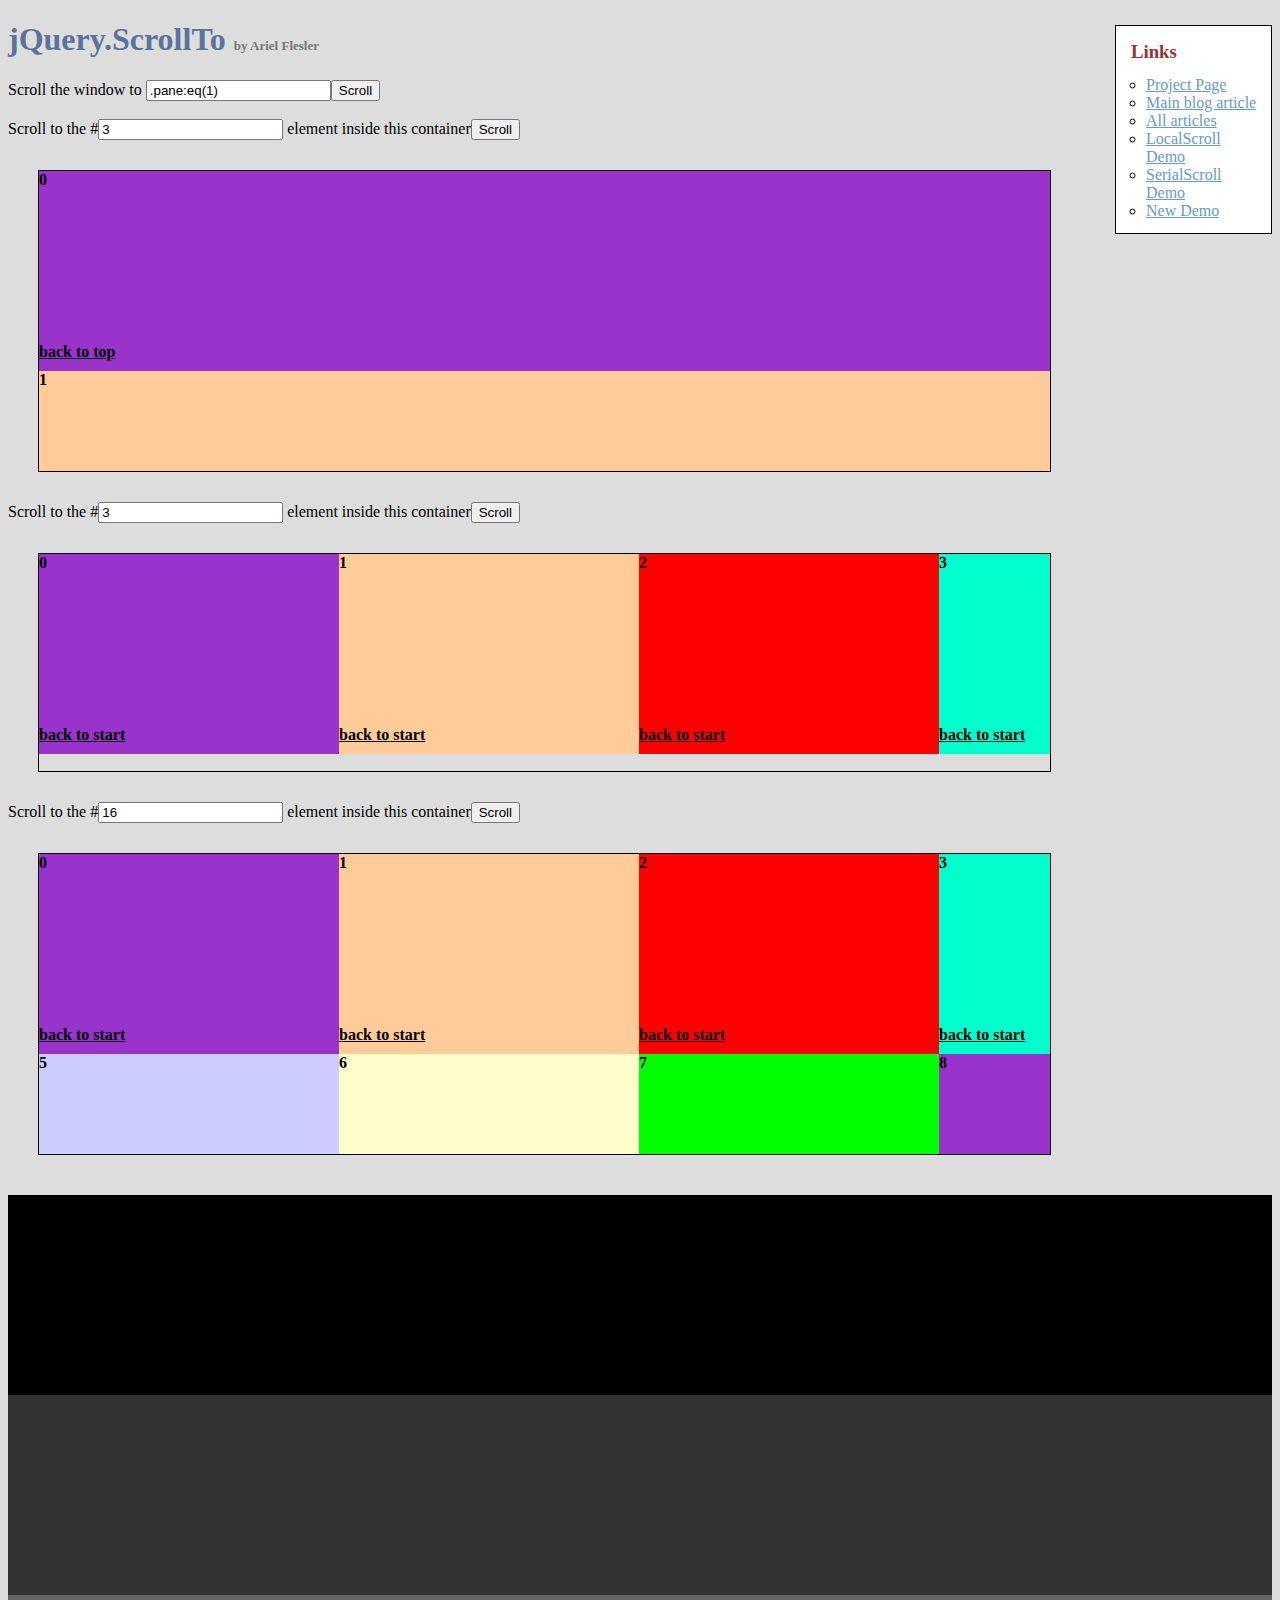
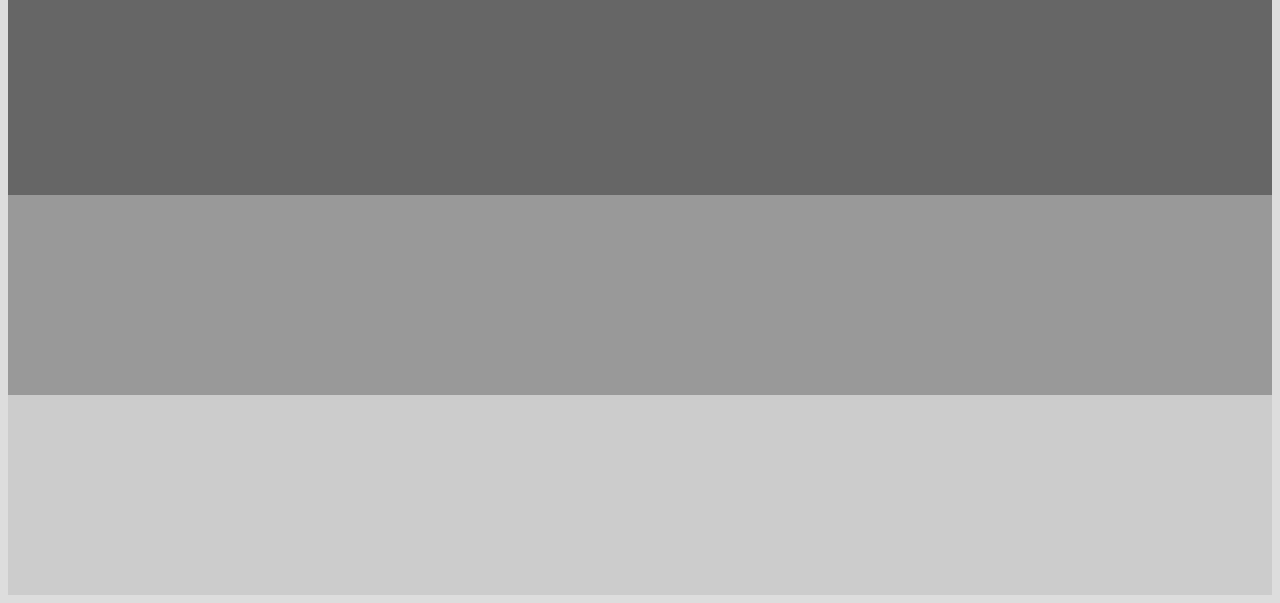
<file: assets/plugins/jquery-scrollTo/demo/index.old.html>
<!DOCTYPE html PUBLIC "-//W3C//DTD XHTML 1.0 Transitional//EN" "http://www.w3.org/TR/xhtml1/DTD/xhtml1-transitional.dtd">
<html xmlns="http://www.w3.org/1999/xhtml">
<head>
	<meta http-equiv="Content-Type" content="text/html; charset=iso-8859-1" />
	<title>jQuery.ScrollTo</title>
	<meta name="keywords" content="javascript, jquery, plugins, scroll, scrollTo, smooth, animation, to, effect, ariel, flesler, window, overflow, element, navigation, customizable" />
	<meta name="description" content="Demo of jQuery.ScrollTo. A very light and highly customizable jQuery plugin, to scroll overflowed elements or the window itself, made by Ariel Flesler." />
	<meta name="robots" content="index,follow" />
	<link type="text/css" rel="stylesheet" href="css/style.old.css" />
	<script type="text/javascript" src="https://ajax.googleapis.com/ajax/libs/jquery/1.8.0/jquery.min.js"></script>
	<script type="text/javascript" src="../jquery.scrollTo.js"></script>
	<script type="text/javascript">
		jQuery(function( $ ){
			//borrowed from jQuery easing plugin
			//http://gsgd.co.uk/sandbox/jquery.easing.php
			$.easing.elasout = function(x, t, b, c, d) {
				var s=1.70158;var p=0;var a=c;
				if (t==0) return b;  if ((t/=d)==1) return b+c;  if (!p) p=d*.3;
				if (a < Math.abs(c)) { a=c; var s=p/4; }
				else var s = p/(2*Math.PI) * Math.asin (c/a);
				return a*Math.pow(2,-10*t) * Math.sin( (t*d-s)*(2*Math.PI)/p ) + c + b;
			};	
			$('button').click(function(){//this is not the cleanest way to do this, I'm just keeping it short.
				var index = parseInt( $(this).prev('input').val() ) || 0;
				var $c = $(this).parent().next();
				$c.stop().scrollTo('li:eq('+index+')', {duration:2500, easing:'elasout',axis:$c.attr('id')});
			});
			$('#btn_screen').click(function(){
				$.scrollTo( $('#txt_screen').val(), {duration:2500} );
			});
			$('div.container a').click(function(){
				var $c = $(this).parents('.container');
				$c.stop().scrollTo( 0, {duration:2000,axis:$c.attr('id'), queue:true} );
				return false;
			});
		});
	</script>
</head>
<body>
	<h1>jQuery.ScrollTo&nbsp;<strong>by Ariel Flesler</strong></h1>
	<div id="links" class="part" style="width:135px">
		<h3>Links</h3>
		<ul>
			<li><a target="_blank" href="http://plugins.jquery.com/project/ScrollTo">Project Page</a></li>
			<li><a target="_blank" href="http://flesler.blogspot.com/2007/10/jqueryscrollto.html">Main blog article</a></li>
			<li><a target="_blank" href="http://flesler.blogspot.com/search/label/jQuery.ScrollTo">All articles</a></li>
			<li><a target="_blank" href="http://flesler.webs.com/jQuery.LocalScroll/">LocalScroll Demo</a></li>
			<li><a target="_blank" href="http://flesler.webs.com/jQuery.SerialScroll/">SerialScroll Demo</a></li>
			<li><a target="_blank" href="./" rel="prev" rev="next">New Demo</a></li>
		</ul>
	</div>
	<label for="txt_screen">Scroll the window to <input id="txt_screen" type="text" value=".pane:eq(1)" /><input id="btn_screen" type="button" value="Scroll" /></label><br /><br />
	<label>Scroll to the #<input type="text" value="3" /> element inside this container<button>Scroll</button></label>
	<div id="y" class="container">
		<ul>
			<li style="background-color:#9933CC;"><p>0</p><a href="#">back to top</a></li>
			<li style="background-color:#FFCC99;"><p>1</p><a href="#">back to top</a></li>
			<li style="background-color:#FF0000;"><p>2</p><a href="#">back to top</a></li>
			<li style="background-color:#00FFCC;"><p>3</p><a href="#">back to top</a></li>
			<li style="background-color:#663366;"><p>4</p><a href="#">back to top</a></li>
			<li style="background-color:#CCCCFF;"><p>5</p><a href="#">back to top</a></li>
			<li style="background-color:#FFFFCC;"><p>6</p><a href="#">back to top</a></li>
			<li style="background-color:#00FF00;"><p>7</p><a href="#">back to top</a></li>
		</ul>
	</div>
	<label>Scroll to the #<input type="text" value="3" /> element inside this container<button>Scroll</button></label>
	<div id="x" class="container">
		<ul style="width:4820px;">
			<li style="background-color:#9933CC;"><p>0</p><a href="#">back to start</a></li>
			<li style="background-color:#FFCC99;"><p>1</p><a href="#">back to start</a></li>
			<li style="background-color:#FF0000;"><p>2</p><a href="#">back to start</a></li>
			<li style="background-color:#00FFCC;"><p>3</p><a href="#">back to start</a></li>
			<li style="background-color:#663366;"><p>4</p><a href="#">back to start</a></li>
			<li style="background-color:#CCCCFF;"><p>5</p><a href="#">back to start</a></li>
			<li style="background-color:#FFFFCC;"><p>6</p><a href="#">back to start</a></li>
			<li style="background-color:#00FF00;"><p>7</p><a href="#">back to start</a></li>
			<li style="background-color:#9933CC;"><p>8</p><a href="#">back to start</a></li>
			<li style="background-color:#FFCC99;"><p>9</p><a href="#">back to start</a></li>
			<li style="background-color:#FF0000;"><p>10</p><a href="#">back to start</a></li>
			<li style="background-color:#00FFCC;"><p>11</p><a href="#">back to start</a></li>
			<li style="background-color:#663366;"><p>12</p><a href="#">back to start</a></li>
			<li style="background-color:#CCCCFF;"><p>13</p><a href="#">back to start</a></li>
			<li style="background-color:#FFFFCC;"><p>14</p><a href="#">back to start</a></li>
			<li style="background-color:#00FF00;"><p>15</p><a href="#">back to start</a></li>
		</ul>
	</div>
	<label>Scroll to the #<input type="text" value="16" /> element inside this container<button>Scroll</button></label>
	<div id="xy" class="container">
		<ul style="width:1500px;">
			<li style="background-color:#9933CC;"><p>0</p><a href="#">back to start</a></li>
			<li style="background-color:#FFCC99;"><p>1</p><a href="#">back to start</a></li>
			<li style="background-color:#FF0000;"><p>2</p><a href="#">back to start</a></li>
			<li style="background-color:#00FFCC;"><p>3</p><a href="#">back to start</a></li>
			<li style="background-color:#663366;"><p>4</p><a href="#">back to start</a></li>
			<li style="background-color:#CCCCFF;"><p>5</p><a href="#">back to start</a></li>
			<li style="background-color:#FFFFCC;"><p>6</p><a href="#">back to start</a></li>
			<li style="background-color:#00FF00;"><p>7</p><a href="#">back to start</a></li>
			<li style="background-color:#9933CC;"><p>8</p><a href="#">back to start</a></li>
			<li style="background-color:#FFCC99;"><p>9</p><a href="#">back to start</a></li>
			<li style="background-color:#FF0000;"><p>10</p><a href="#">back to start</a></li>
			<li style="background-color:#00FFCC;"><p>11</p><a href="#">back to start</a></li>
			<li style="background-color:#663366;"><p>12</p><a href="#">back to start</a></li>
			<li style="background-color:#CCCCFF;"><p>13</p><a href="#">back to start</a></li>
			<li style="background-color:#FFFFCC;"><p>14</p><a href="#">back to start</a></li>
			<li style="background-color:#00FF00;"><p>15</p><a href="#">back to start</a></li>
			<li style="background-color:#9933CC;"><p>16</p><a href="#">back to start</a></li>
			<li style="background-color:#FFCC99;"><p>17</p><a href="#">back to start</a></li>
			<li style="background-color:#FF0000;"><p>18</p><a href="#">back to start</a></li>
			<li style="background-color:#00FFCC;"><p>19</p><a href="#">back to start</a></li>
			<li style="background-color:#663366;"><p>20</p><a href="#">back to start</a></li>
			<li style="background-color:#CCCCFF;"><p>21</p><a href="#">back to start</a></li>
			<li style="background-color:#FFFFCC;"><p>22</p><a href="#">back to start</a></li>
			<li style="background-color:#00FF00;"><p>23</p><a href="#">back to start</a></li>
			<li style="background-color:#9933CC;"><p>24</p><a href="#">back to start</a></li>
			<li style="background-color:#FFCC99;"><p>25</p><a href="#">back to start</a></li>
			<li style="background-color:#FF0000;"><p>26</p><a href="#">back to start</a></li>
			<li style="background-color:#00FFCC;"><p>27</p><a href="#">back to start</a></li>
			<li style="background-color:#663366;"><p>28</p><a href="#">back to start</a></li>
			<li style="background-color:#CCCCFF;"><p>29</p><a href="#">back to start</a></li>
		</ul>
	</div>
	<div class="pane" style="background-color:#000000;margin-top:40px;"></div>
	<div class="pane" style="background-color:#333333;"></div>
	<div class="pane" style="background-color:#666666;"></div>
	<div class="pane" style="background-color:#999999;"></div>
	<div class="pane" style="background-color:#CCCCCC;"></div>
</body>
</html>
</file>
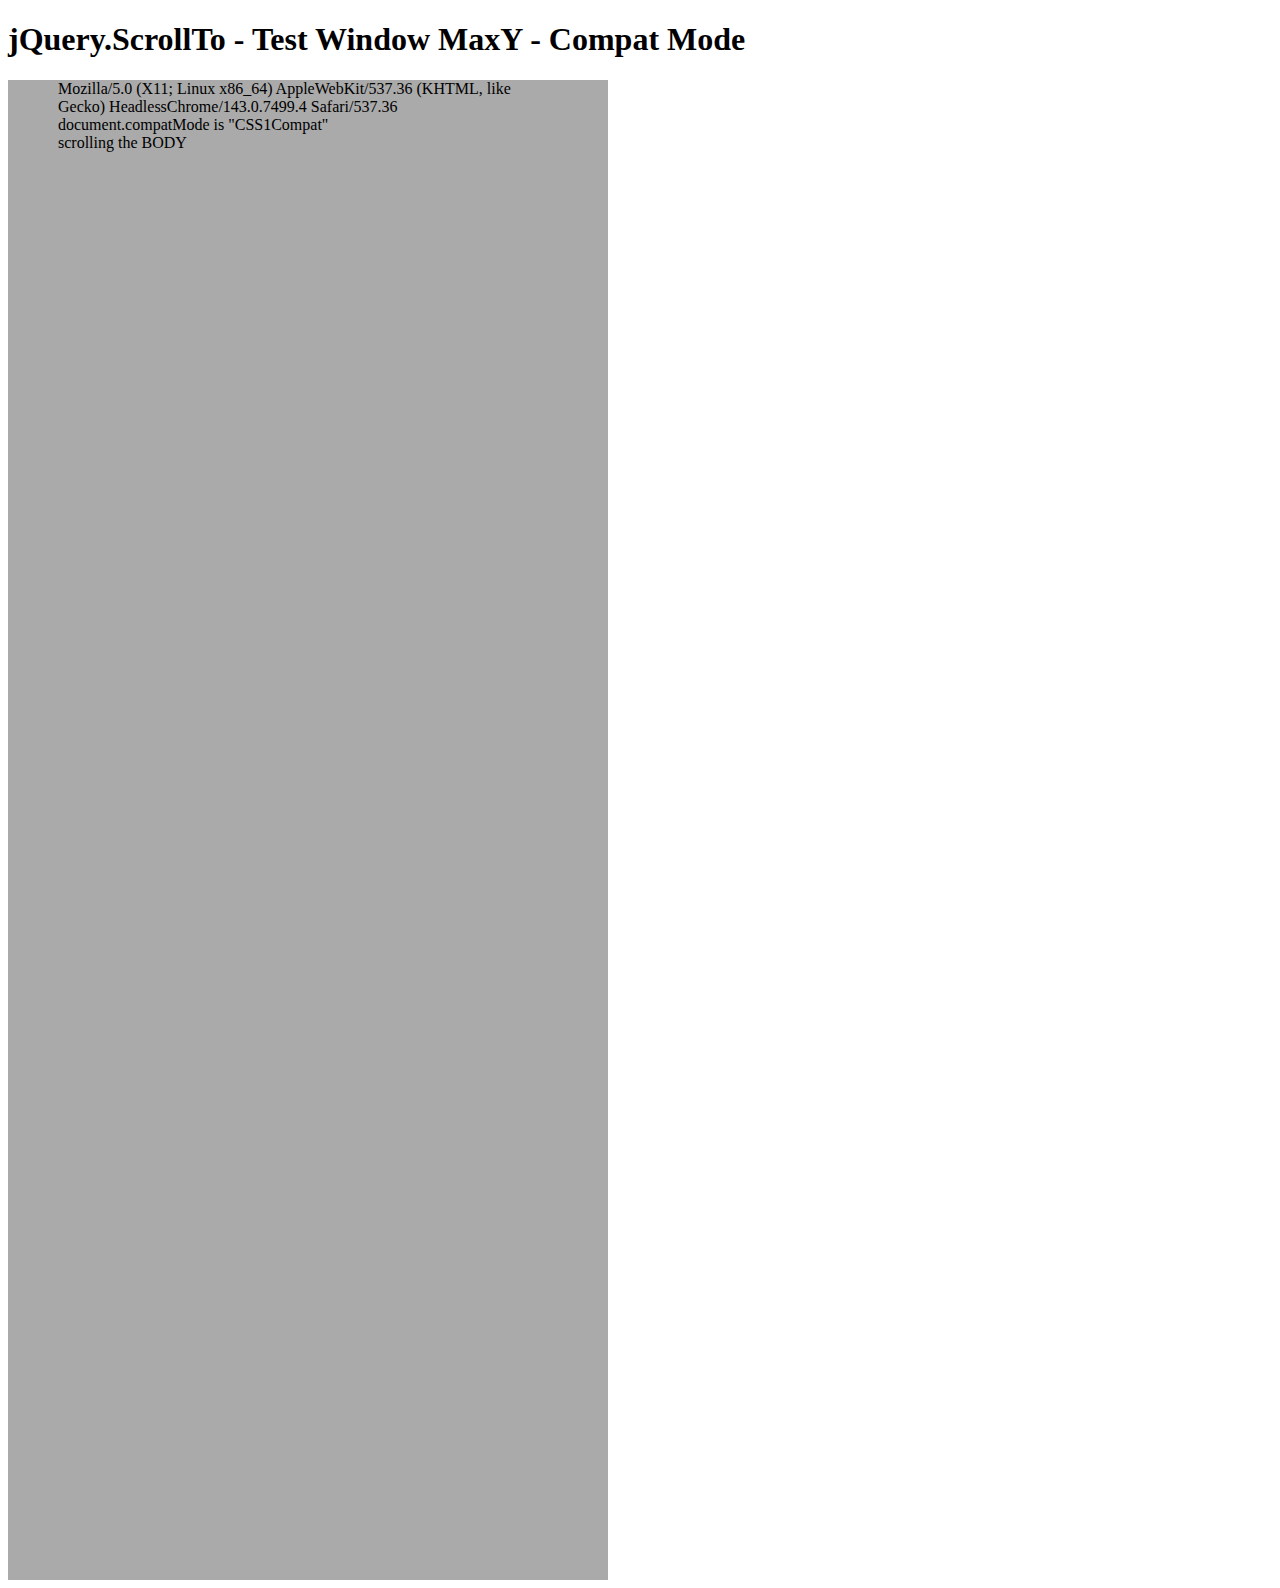
<file: assets/plugins/jquery-scrollTo/tests/WinMaxY-compat.html>
<!DOCTYPE html PUBLIC "-//W3C//DTD XHTML 1.0 Transitional//EN" "http://www.w3.org/TR/xhtml1/DTD/xhtml1-transitional.dtd">
<html xmlns="http://www.w3.org/1999/xhtml">
<head>
	<meta http-equiv="Content-Type" content="text/html; charset=iso-8859-1" />
	<title>jQuery.ScrollTo</title>
	<script type="text/javascript" src="https://code.jquery.com/jquery-1.11.0.js"></script>
	<script type="text/javascript" src="../jquery.scrollTo.js"></script>
	<script type="text/javascript" src="test.js"></script>
</head>
<body>
	<h1>jQuery.ScrollTo - Test Window MaxY - Compat Mode</h1>
	
	<div style="height:1500px; width:500px; padding:0 50px; background-color:#AAA">
		&nbsp;
	</div>
	<script type="text/javascript">
		$(window).test();
	</script>
</html>
</file>
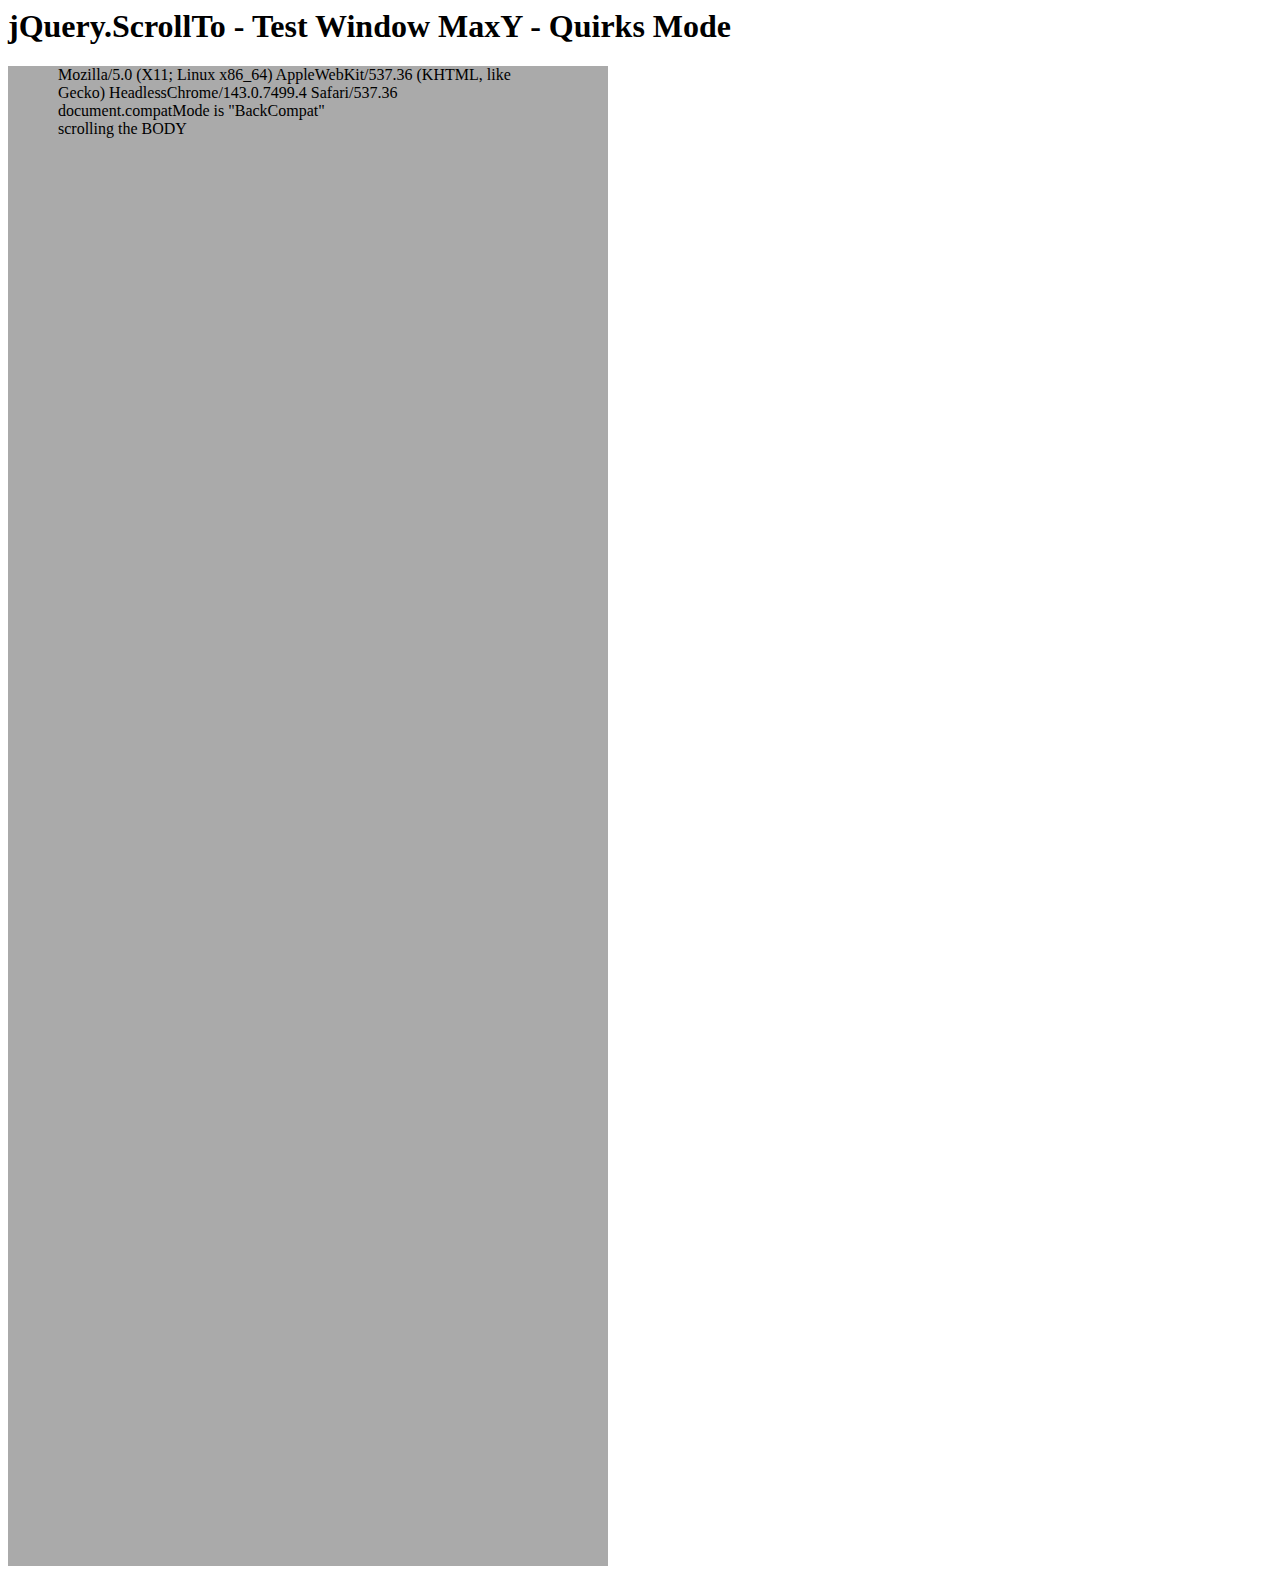
<file: assets/plugins/jquery-scrollTo/tests/WinMaxY-quirks.html>
<html>
<head>
	<meta http-equiv="Content-Type" content="text/html; charset=iso-8859-1" />
	<title>jQuery.ScrollTo</title>
	<script type="text/javascript" src="https://code.jquery.com/jquery-1.11.0.js"></script>
	<script type="text/javascript" src="../jquery.scrollTo.js"></script>
	<script type="text/javascript" src="test.js"></script>
</head>
<body>
	<h1>jQuery.ScrollTo - Test Window MaxY - Quirks Mode</h1>

	<div style="height:1500px; width:500px; padding:0 50px; background-color:#AAA">
		&nbsp;
	</div>
	<script type="text/javascript">
		$(window).test();
	</script>
</html>
</file>
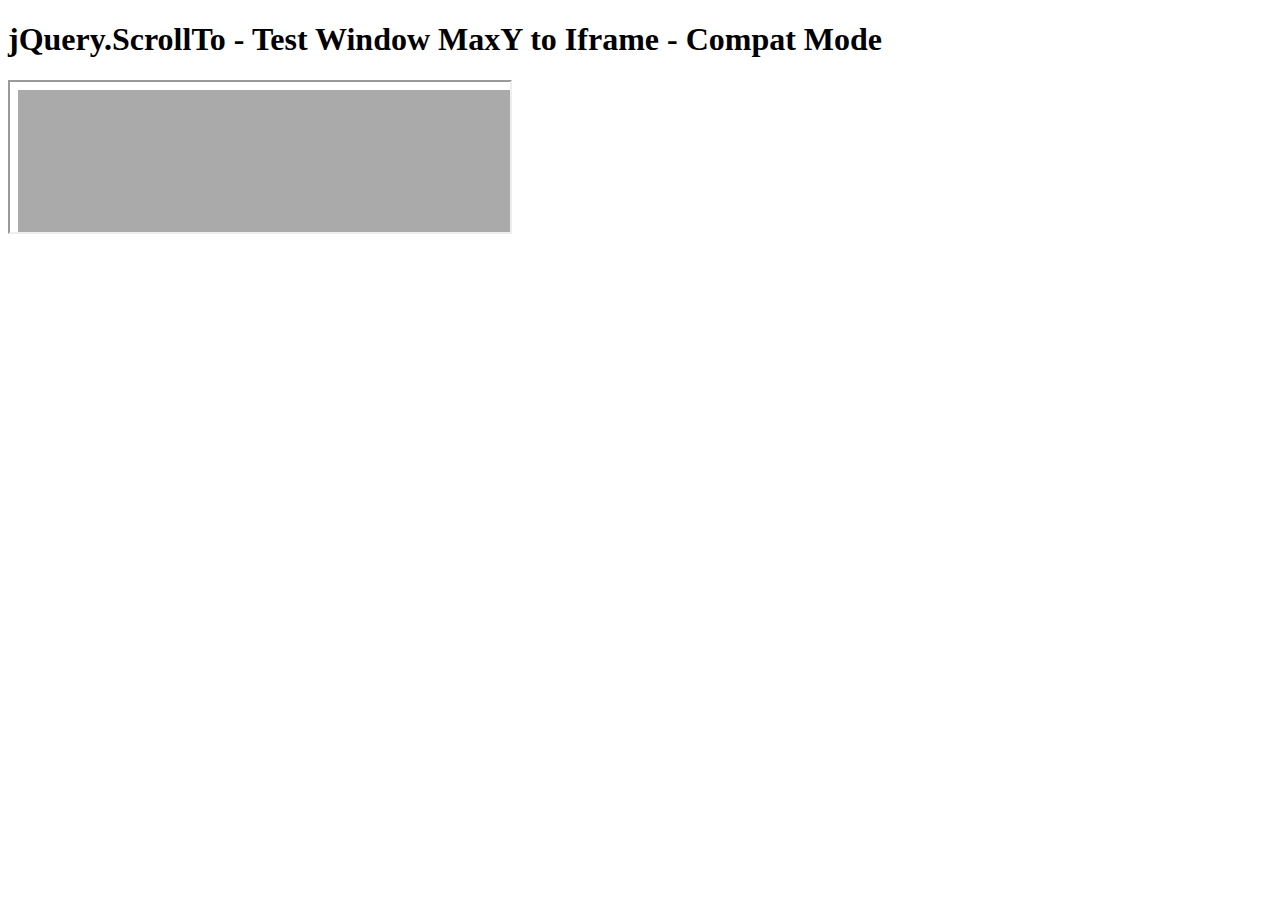
<file: assets/plugins/jquery-scrollTo/tests/WinMaxY-to-iframe-compat.html>
<!DOCTYPE html PUBLIC "-//W3C//DTD XHTML 1.0 Transitional//EN" "http://www.w3.org/TR/xhtml1/DTD/xhtml1-transitional.dtd">
<html xmlns="http://www.w3.org/1999/xhtml">
<head>
	<meta http-equiv="Content-Type" content="text/html; charset=iso-8859-1" />
	<title>jQuery.ScrollTo</title>
	<script type="text/javascript" src="https://code.jquery.com/jquery-1.11.0.js"></script>
	<script type="text/javascript" src="../jquery.scrollTo.js"></script>
	<script type="text/javascript" src="test.js"></script>
</head>
<body>
	<h1>jQuery.ScrollTo - Test Window MaxY to Iframe - Compat Mode</h1>

	<iframe src="WinMaxY-compat.html?notest"  style="width:500px" /></iframe>
	
	<script type="text/javascript">
		setTimeout(function(){
			$('iframe').test();
		}, 1500 );
	</script>
</html>
</file>
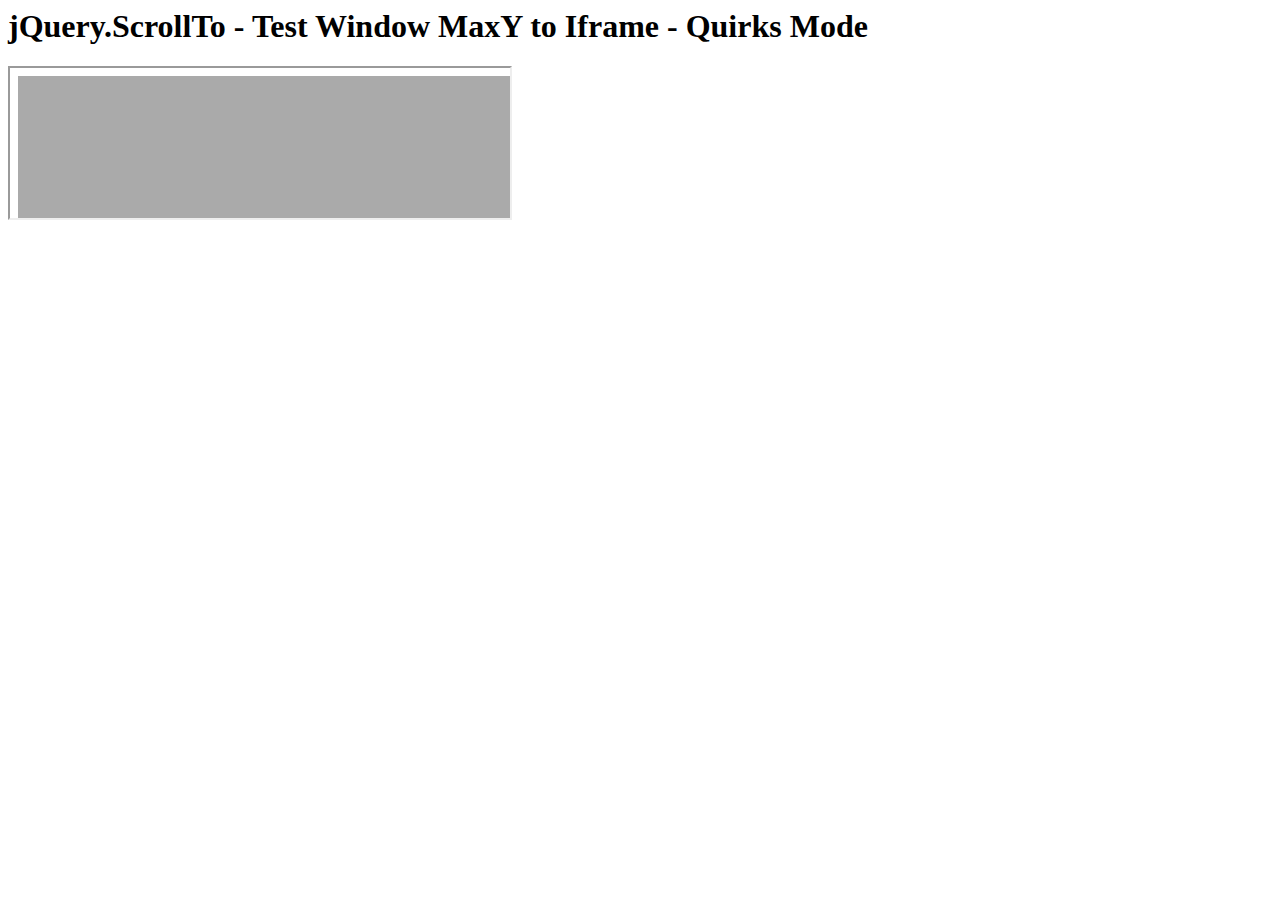
<file: assets/plugins/jquery-scrollTo/tests/WinMaxY-to-iframe-quirks.html>
<html>
<head>
	<meta http-equiv="Content-Type" content="text/html; charset=iso-8859-1" />
	<title>jQuery.ScrollTo</title>
	<script type="text/javascript" src="https://code.jquery.com/jquery-1.11.0.js"></script>
	<script type="text/javascript" src="../jquery.scrollTo.js"></script>
	<script type="text/javascript" src="test.js"></script>
</head>
<body>
	<h1>jQuery.ScrollTo - Test Window MaxY to Iframe - Quirks Mode</h1>
	
	<iframe src="WinMaxY-quirks.html?notest" style="width:500px"></iframe>
	
	<script type="text/javascript">
		setTimeout(function(){
			$('iframe').test();
		}, 1500 );
	</script>
</html>
</file>
<file: assets/plugins/prism/prism.css>
/* http://prismjs.com/download.html?themes=prism-okaidia&languages=markup+css+clike+javascript+php+python */
/**
 * okaidia theme for JavaScript, CSS and HTML
 * Loosely based on Monokai textmate theme by http://www.monokai.nl/
 * @author ocodia
 */

code[class*="language-"],
pre[class*="language-"] {
	color: #f8f8f2;
	text-shadow: 0 1px rgba(0, 0, 0, 0.3);
	font-family: Consolas, Monaco, 'Andale Mono', monospace;
	direction: ltr;
	text-align: left;
	white-space: pre;
	word-spacing: normal;
	word-break: normal;
	line-height: 1.5;

	-moz-tab-size: 4;
	-o-tab-size: 4;
	tab-size: 4;

	-webkit-hyphens: none;
	-moz-hyphens: none;
	-ms-hyphens: none;
	hyphens: none;
}

/* Code blocks */
pre[class*="language-"] {
	padding: 1em;
	margin: .5em 0;
	overflow: auto;
	border-radius: 0.3em;
}

:not(pre) > code[class*="language-"],
pre[class*="language-"] {
	background: #272822;
}

/* Inline code */
:not(pre) > code[class*="language-"] {
	padding: .1em;
	border-radius: .3em;
}

.token.comment,
.token.prolog,
.token.doctype,
.token.cdata {
	color: slategray;
}

.token.punctuation {
	color: #f8f8f2;
}

.namespace {
	opacity: .7;
}

.token.property,
.token.tag,
.token.constant,
.token.symbol,
.token.deleted {
	color: #f92672;
}

.token.boolean,
.token.number {
	color: #ae81ff;
}

.token.selector,
.token.attr-name,
.token.string,
.token.char,
.token.builtin,
.token.inserted {
	color: #a6e22e;
}

.token.operator,
.token.entity,
.token.url,
.language-css .token.string,
.style .token.string,
.token.variable {
	color: #f8f8f2;
}

.token.atrule,
.token.attr-value {
	color: #e6db74;
}

.token.keyword {
	color: #66d9ef;
}

.token.regex,
.token.important {
	color: #fd971f;
}

.token.important {
	font-weight: bold;
}

.token.entity {
	cursor: help;
}
</file>
<file: assets/plugins/jquery-scrollTo/demo/css/style.css>
body{
	padding:5px;
	height:1600px;
	font-family: Verdana, sans-serif;
	background-color: #DDD;
}
ul,li,h1,h2,h3,p{
	list-style:none;
	padding:0;
	margin:0;
}
.part{
	border:1px solid black;
	background-color:white;
}
	.part h3{
		color:#933;
	}
#toc{
	display:block;
	padding:10px;
	position:relative;
	margin:15px 0;
	float:left;
	width:305px;
}
	#toc h3{
		padding-bottom:10px;
	}
	#toc h3 strong{
		font-size:13px;
		color:black;
	}
#links{
	border:1px solid black;
	width:210px;
	padding:10px;
	float:right;
	margin-top:-30px;
}
	#links h3{
		color:#933;
	}
	#links ul{
		padding: 8px 0 3px 20px;
	}
	#links li{
		list-style-type:circle;
	}
	#links a{
		color:#69C;
	}
	
	#toc li, #links li{
		list-style-type:circle;
		padding-left:5px;
		margin-left:15px;
	}
		#toc a{
			color:#69C;
		}
div.section{
	border:1px black solid;
	width:950px;
	padding:10px;
	margin: 5px 0;
	position:relative;
	clear:both;
}
	div.section h3{
		margin-bottom:10px;
	}
	div.section li{
		float:left;
	}
	div.pane{
		overflow:auto;
		clear:left;
		margin: 10px 0 0 10px;
		position:relative;
		width:826px;
		height:322px;
	}
ul.elements{
	background-color:#5B739C;
}
	ul.elements li{
		width:200px;
		height:100px;
		font-weight:bolder;
		border:1px black solid;
		text-align:center;
		padding:50px;
		position:relative;
		background-color:#DDD;
	}
		ul.elements li a{
			bottom:20px;
			color:#933;
			font-size:12px;
			left:125px;
			position:absolute;
		}
		ul.elements li p{
			color:#666;
		}
	#pane-options ul.elements li{
		margin:5px;
	}
	#pane-options{
		margin-bottom:10px;
	}
ul.links{
	height:20px;
	overflow:hidden;
}
	ul.links a{
		color:#69C;
		margin:0pt 5px;
	}
.clear{
	clear:left;
}
h3 span{
	position:absolute;			
}
.message{
	background:#EEE;
	border:1px solid #999;
	color:#333;
	font-size:12px;
	font-weight:normal;
	padding:1px;
	margin-top:2px;
}

h1{
	color:#5B739C;
}
h1 strong{
	font-size:13px;
	color:#777;
}
</file>
<file: assets/css/styles.css>
/*
 * Template Name: devAid - Responsive Website Template for developers
 * Version: 1.0
 * Author: Xiaoying Riley at 3rd Wave Media
 * Website: http://themes.3rdwavemedia.com/
 * Twitter: @3rdwave_themes
*/
/* Default */
/* ======= Base ======= */
body {
  font-family: 'Roboto', sans-serif;
  color: #fff;
  font-size: 16px;
  -webkit-font-smoothing: antialiased;
  -moz-osx-font-smoothing: grayscale;
}
h1,
h2,
h3,
h4,
h5,
h6 {
  font-family: 'Roboto', sans-serif;
  font-weight: 700;
  color: #d35400;
}
a {
  color: #fff;
  -webkit-transition: all 0.4s ease-in-out;
  -moz-transition: all 0.4s ease-in-out;
  -ms-transition: all 0.4s ease-in-out;
  -o-transition: all 0.4s ease-in-out;
}
a:hover {
  color: #444444;
}
.btn,
a.btn {
  -webkit-transition: all 0.4s ease-in-out;
  -moz-transition: all 0.4s ease-in-out;
  -ms-transition: all 0.4s ease-in-out;
  -o-transition: all 0.4s ease-in-out;
  font-family: 'Roboto', sans-serif;
  padding: 8px 16px;
  font-weight: bold;
}
.btn .fa,
a.btn .fa {
  margin-right: 5px;
}
.btn:focus,
a.btn:focus {
  color: #fff;
}
a.btn-cta-primary,
.btn-cta-primary {
  background: #253238;
  border: 1px solid #253238;
  color: #fff;
  font-weight: 500;
  text-transform: uppercase;
}
a.btn-cta-primary:hover,
.btn-cta-primary:hover {
  background: #253238;
  border: 1px solid #253238;
  color: #fff;
}
a.btn-cta-secondary,
.btn-cta-secondary {
  background: #ceebe8;
  border: 1px solid #ceebe8;
  color: #253238;
  font-weight: 500;
  text-transform: uppercase;
}
a.btn-cta-secondary:hover,
.btn-cta-secondary:hover {
  background: #ceebe8;
  border: 1px solid #ceebe8;
  color: #253238;
}
.text-highlight {
  color: #074f66;
}
.offset-header {
  padding-top: 90px;
}
pre code {
  font-size: 16px;
}
/* ======= Header ======= */

.header {
  padding: 9px 0;
  background: transparent;
  color: #fff;
  position: fixed;
  width: 100%;
 background: #2c3e50;!important
}
.header.navbar-fixed-top {
  background: #2c3e50;!important
  z-index: 9999;
  box-shadow: 0 0 4px rgba(0, 0, 0, 0.4);
}
.header.navbar-fixed-top .logo a {
  color: #fff;
}
.header.navbar-fixed-top .main-nav .nav .nav-item a {
  color: #fff;
}

.header .logo {
  margin: 0;
  font-size: 26px;
  padding-top: 10px;
}
.header .logo a {
  color: #fff;
}
.header .logo a:hover {
  text-decoration: none;
}
.header .main-nav button {
  background: #074f66;
  color: #fff !important;
  border-radius: 4px;
  background-clip: padding-box;
}
.header .main-nav button:focus {
  outline: none;
}
.header .main-nav button .icon-bar {
  background-color: #fff;
}
.header .main-nav .navbar-collapse {
  padding: 0;
}
.header .main-nav .nav .nav-item {
  font-weight: normal;
  margin-right: 30px;
  font-family: 'Roboto', sans-serif;
}
.header .main-nav .nav .nav-item.active a {
  color: #d35400;
  background: transparent;
}
.header .main-nav .nav .nav-item a {
  color: #fff;
  -webkit-transition: none;
  -moz-transition: none;
  -ms-transition: none;
  -o-transition: none;
  font-size: 14px;
  padding: 15px 10px;
}
.header .main-nav .nav .nav-item a:hover {
  color: #d35400;
  background: transparent;
}
.header .main-nav .nav .nav-item a:focus {
  outline: none;
  background: none;
}
.header .main-nav .nav .nav-item a:active {
  outline: none;
  color: #d35400;
  background: transparent;
}
.header .main-nav .nav .nav-item.active {
  color: #d35400;
}
.header .main-nav .nav .nav-item.last {
  margin-right: 0;
}
/* ======= Promo Section ======= */
.promo {
  background: #2c3e50;
  color: #d35400;
  padding-top: 150px;
}
.promo .title {
  font-size: 98px;
  color: #253238;
  margin-top: 0;
  font-weight: 300;
}
.promo .title .highlight {
  color: #ceebe8;
  font-weight: 500;
}

.promo .intro {
  font-size: 28px;
  max-width: 680px;
  margin: 0 auto;
  margin-bottom: 50px;
  margin-top: 50px;
}
.promo .btns .btn {
  margin-right: 15px;
  font-size: 18px;
  padding: 8px 30px;
}
.promo .meta {
  margin-top: 80px;
  margin-bottom: 30px;
  color: #FAFAFA;
}
.promo .meta li {
  margin-right: 15px;
}
.promo .meta a {
  color: #FAFAFA;
}
.promo .meta a:hover {
  color: #d35400;
}
.promo .social-media {
  background: #2c3e50;
  padding: 10px 0;
  margin: 0 auto;
}
.promo .social-media li {
  margin-top: 15px;
}
.promo .social-media li.facebook-like {
  margin-top: 0;
  position: relative;
  top: -5px;
}
/* ======= About Section ======= */
.about {
  padding: 80px 0;
  background: #2c3e50;
}
.about .title {
  color: #d35400;
  margin-top: 0;
  margin-bottom: 60px;
}
.about .intro {
  max-width: 800px;
  margin: 0 auto;
  margin-bottom: 60px;
}

.about .item {
  position: relative;
  margin-bottom: 30px;
}
.about .item .icon-holder {
  position: absolute;
  left: 30px;
  top: 0;
}
.about .item .icon-holder-links {
  position: static;
  left: 35px;
  position: left;
}
.about .item .icon-holder .fa {
  font-size: 24px;
  color: #d35400;
}
.about .item .content {
  padding-left: 60px;
}
.about .item a:hover {
  color: #d35400;
}
.about .item .content .sub-title {
  margin-top: 0;
  color: #fff;
  font-size: 18px;
}
/* ======= Features Section ======= */
.features {
  padding: 80px 0;
  background: #2c3e50;
}
.features .title {
  color: #d35400;
  margin-top: 0;
  margin-bottom: 30px;
}
.features a {
  color: #fff;
}
.features a:hover {
  color: #fff;
}
.features .feature-list li {
  margin-bottom: 10px;
  color: #fff;
}
.features .feature-list li .fa {
  margin-right: 5px;
  color: #d35400;
}
.features.xosplogo {
  height:25px;
  width:25px;
}
/* ======= XOSPApps Section ======= */
.xospapps {
  padding: 80px 0;
  background: #2c3e50;
}
.xospapps .title {
  color: #d35400;
  margin-top: 0;
  margin-bottom: 60px;
}
.xospapps .intro {
  max-width: 800px;
  margin: 0 auto;
  margin-bottom: 60px;
}
.xospapps .item {
  position: relative;
  margin-bottom: 30px;
}
.xospapps .item .icon-holder {
  position: absolute;
  left: 30px;
  top: 0;
}
.xospapps .item .icon-holder-links {
  position: static;
  left: 35px;
  position: left;
}
.xospapps .item .icon-holder .fa {
  font-size: 24px;
  color: #fff;
}
.xospapps .item .content {
  padding-left: 60px;
}
.xospapps .item .content .sub-title {
  margin-top: 0;
  color: #fff;
  font-size: 18px;
}
.xospapps .feature-list li {
  margin-bottom: 10px;
  color: #fff;
}
.xospapps .feature-list li .fa {
  margin-right: 5px;
  color: #d35400;
}
/* ======= Credits Section ======= */
.credits {
  padding: 80px 0;
  background: #2c3e50;
}
.credits .title {
  color: #d35400;
  margin-top: 0;
  margin-bottom: 30px;
}
.credits a {
  color: #253238;
}
.credits a:hover {
  color: #fff;
}
.credits .feature-list li {
  margin-bottom: 10px;
  color: #fff;
}
.credits .feature-list li .fa {
  margin-right: 5px;
  color: #d35400;
}
/* ======= Useful Links Section ======= */
.useful_links {
  padding: 80px 0;
  background: #2c3e50;
  color: #d35400;
}
.useful_links .title {
  color: #d35400;
  margin-top: 0;
  margin-bottom: 30px;
}
.useful_links a {
  color: #fff;
}
.useful_links a:hover {
  color: #d35400;
}
.useful_links .feature-list li {
  margin-bottom: 10px;
  color: #fff;
}
.useful_links .feature-list li .fa {
  margin-right: 5px;
  color: #d35400;
}
/* ======= Installation Section ======= */
.installation {
  padding: 80px 0;
  background: #2c3e50;
}
.installation .title {
  color: #d35400;
  margin-top: 0;
  margin-bottom: 30px;
}
.installation a {
  color: #fff;
}
.installation a:hover {
  color: #d35400;
}
.installation .feature-list li {
  margin-bottom: 10px;
  color: #fff;
}
.installation .feature-list li .fa {
  margin-right: 5px;
  color: #d35400;
}
/* ======= Docs Section ======= */
.docs {
  padding: 80px 0;
  background: #f5f5f5;
}
.docs .title {
  color: #253238;
  margin-top: 0;
  margin-bottom: 30px;
}
.docs .docs-inner {
  max-width: 800px;
  background: #fff;
  padding: 30px;
  border-radius: 4px;
  background-clip: padding-box;
  margin: 0 auto;
}
.docs .block {
  margin-bottom: 60px;
}
.docs .code-block {
  margin: 30px inherit;
}
.docs .code-block pre[class*="language-"] {
  border-radius: 4px;
  background-clip: padding-box;
}
/* ======= License Section ======= */
.license {
  padding: 80px 0;
  background: #f5f5f5;
}
.license .title {
  margin-top: 0;
  margin-bottom: 60px;
  color: #253238;
}
.license .license-inner {
  max-width: 800px;
  background: #fff;
  padding: 30px;
  border-radius: 4px;
  background-clip: padding-box;
  margin: 0 auto;
}
.license .info {
  max-width: 760px;
  margin: 0 auto;
}
.license .cta-container {
  max-width: 540px;
  margin: 0 auto;
  margin-top: 60px;
  border-radius: 4px;
  background-clip: padding-box;
}
.license .cta-container .speech-bubble {
  background: #ceebe8;
  color: #253238;
  padding: 30px;
  margin-bottom: 30px;
  position: relative;
  border-radius: 4px;
  background-clip: padding-box;
}
.license .cta-container .speech-bubble:after {
  position: absolute;
  left: 50%;
  bottom: -10px;
  margin-left: -10px;
  content: "";
  display: inline-block;
  width: 0;
  height: 0;
  border-left: 10px solid transparent;
  border-right: 10px solid transparent;
  border-top: 10px solid #d6f3fc;
}
.license .cta-container .icon-holder {
  margin-bottom: 15px;
}
.license .cta-container .icon-holder .fa {
  font-size: 56px;
}
.license .cta-container .intro {
  margin-bottom: 30px;
}
/* ======= Contact Section ======= */
.contact {
  padding: 80px 0;
  background: #2c3e50;
  color: #fff;
}
.contact .contact-inner {
  max-width: 760px;
  margin: 0 auto;
}
.contact .title {
  color: #d35400;
  margin-top: 0;
  margin-bottom: 30px;
}
.contact .intro {
  margin-bottom: 60px;
}
.contact a {
  color: #253238;
}
.contact a:hover {
  color: #253238;
}
.contact .author-message {
  position: relative;
  margin-bottom: 60px;
}
.contact .author-message .profile {
  position: absolute;
  left: 30px;
  top: 15px;
  width: 100px;
  height: 100px;
}
.contact .author-message .profile img {
  border-radius: 50%;
  background-clip: padding-box;
}
.contact .author-message .speech-bubble {
  margin-left: 155px;
  background: #ffffff;
  color: #253238;
  padding: 30px;
  border-radius: 4px;
  background-clip: padding-box;
  position: relative;
}
.contact .author-message .speech-bubble .sub-title {
  color: #253238;
  font-size: 16px;
  margin-top: 0;
  margin-bottom: 30px;
}
.contact .author-message .speech-bubble a {
  color: #d35400;
}
.contact .author-message .speech-bubble:after {
  position: absolute;
  left: -10px;
  top: 60px;
  content: "";
  display: inline-block;
  width: 0;
  height: 0;
  border-top: 10px solid transparent;
  border-bottom: 10px solid transparent;
  border-right: 10px solid #253238;
}
.contact .author-message .speech-bubble .source {
  margin-top: 30px;
}
.contact .author-message .speech-bubble .source a {
  color: #d35400;
}
.contact .author-message .speech-bubble .source .title {
  color: #d35400;
}
.contact .author-message .speech-bubble .source .body {
  color: #253238;
}
.contact .info .sub-title {
  color: #253238;
  margin-bottom: 30px;
  margin-top: 0;
}
.contact .social-icons {
  list-style: none;
  padding: 10px 0;
  margin-bottom: 0;
  display: inline-block;
  margin: 0 auto;
}
.contact .social-icons li {
  float: left;
}
.contact .social-icons li.last {
  margin-right: 0;
}
.contact .social-icons a {
  display: inline-block;
  background: #2c3e50;
  width: 48px;
  height: 48px;
  text-align: center;
  padding-top: 12px;
  border-radius: 50%;
  background-clip: padding-box;
  margin-right: 8px;
  float: left;
}
.contact .social-icons a:hover {
  background: #fff;
}
.contact .social-icons a .fa {
  color: #d35400;
}
.contact .social-icons a .fa:before {
  font-size: 26px;
  text-align: center;
  padding: 0;
}
/* ======= Footer ======= */
.footer {
  padding: 15px 0;
  background: #253238;
  color: #fff;
}
.footer .copyright {
  -webkit-opacity: 0.8;
  -moz-opacity: 0.8;
  opacity: 0.8;
}
.footer .fa-heart {
  color: #fb866a;
}
.footer a {
  color: #fff;
}
/* Extra small devices (phones, less than 768px) */
@media (max-width: 767px) {
  .header .main-nav button {
    margin-right: 0;
  }
  .header .main-nav .navbar-collapse {
    padding-left: 15px;
    padding-right: 15px;
  }
  .promo .btns .btn {
    margin-right: 0;
    clear: both;
    display: block;
    margin-bottom: 30px;
  }
  .promo .title {
    font-size: 66px;
  }
  .promo .meta {
    margin-top: 60px;
  }
  .promo .meta li {
    float: none;
    display: block;
    margin-bottom: 5px;
  }
  .contact .author-message {
    text-align: center;
  }
  .contact .author-message .profile {
    position: static;
    margin: 0 auto;
    margin-bottom: 30px;
  }
  .contact .author-message .speech-bubble {
    margin-left: 0;
  }
  .contact .author-message .speech-bubble:after {
    display: none;
  }
  .contact .social-icons a {
    width: 36px;
    height: 36px;
    padding-top: 7px;
    margin-right: 2px;
  }
  .contact .social-icons a .fa:before {
    font-size: 18px;
  }
}


.size {
    
    height: 50px;
    width: 150px;
}

.r {
    margin-right: 5px;
}

.c_w {
    color: #fff;
}


.c_d_ {
    
    background: #253238;
}

.d_b_c {
    
    background: #fff;
}

.t_b {
    
    width: 100%;
    height: auto;
    

}

.d_c {
    
    background: #fff;
}


.b_t {
    border-radius: 2px;
    -webkit-box-shadow: 0px 3px 17px -1px rgba(0,0,0,0.75);
-moz-box-shadow: 0px 3px 17px -1px rgba(0,0,0,0.75);
box-shadow: 0px 3px 17px -1px rgba(0,0,0,0.75);
}


.t_c_ {
    
    color: #333333;
}
/*
.table-bordered>thead>tr>th,.table-bordered>tbody>tr>th,.table-bordered>tfoot>tr>th,.table-bordered>thead>tr>td,.table-bordered>tbody>tr>td,.table-bordered>tfoot>tr>td {
    border: 1px solid  #2c3e50;
}
*/

.a_h {
    
    color: #333333;
    
    text-decoration: none;
    -webkit-transition: all 0.4s ease-in-out;
}
.a_h:hover , .a_h:active , .a_h:link {
    color: #d35400;
    
    text-decoration: none;
}


.tx_c {
    
    color: #333333;
}



.a_h:focus {
    color: #d35400;
    
    text-decoration: none;
}



.a_d {
    
    color: #333333;
    
    text-decoration: none;
    -webkit-transition: all 0.4s ease-in-out;
}
.a_d:hover , .a_h:active , .a_h:link {
    color: #d35400;
    
    text-decoration: none;
}














@-webkit-keyframes uil-ripple {
  0% {
    width: 0;
    height: 0;
    opacity: 0;
    margin: 0 0 0 0;
  }
  33% {
    width: 44%;
    height: 44%;
    margin: -22% 0 0 -22%;
    opacity: 1;
  }
  100% {
    width: 88%;
    height: 88%;
    margin: -44% 0 0 -44%;
    opacity: 0;
  }
}
@-webkit-keyframes uil-ripple {
  0% {
    width: 0;
    height: 0;
    opacity: 0;
    margin: 0 0 0 0;
  }
  33% {
    width: 44%;
    height: 44%;
    margin: -22% 0 0 -22%;
    opacity: 1;
  }
  100% {
    width: 88%;
    height: 88%;
    margin: -44% 0 0 -44%;
    opacity: 0;
  }
}
@-moz-keyframes uil-ripple {
  0% {
    width: 0;
    height: 0;
    opacity: 0;
    margin: 0 0 0 0;
  }
  33% {
    width: 44%;
    height: 44%;
    margin: -22% 0 0 -22%;
    opacity: 1;
  }
  100% {
    width: 88%;
    height: 88%;
    margin: -44% 0 0 -44%;
    opacity: 0;
  }
}
@-ms-keyframes uil-ripple {
  0% {
    width: 0;
    height: 0;
    opacity: 0;
    margin: 0 0 0 0;
  }
  33% {
    width: 44%;
    height: 44%;
    margin: -22% 0 0 -22%;
    opacity: 1;
  }
  100% {
    width: 88%;
    height: 88%;
    margin: -44% 0 0 -44%;
    opacity: 0;
  }
}
@-moz-keyframes uil-ripple {
  0% {
    width: 0;
    height: 0;
    opacity: 0;
    margin: 0 0 0 0;
  }
  33% {
    width: 44%;
    height: 44%;
    margin: -22% 0 0 -22%;
    opacity: 1;
  }
  100% {
    width: 88%;
    height: 88%;
    margin: -44% 0 0 -44%;
    opacity: 0;
  }
}
@-webkit-keyframes uil-ripple {
  0% {
    width: 0;
    height: 0;
    opacity: 0;
    margin: 0 0 0 0;
  }
  33% {
    width: 44%;
    height: 44%;
    margin: -22% 0 0 -22%;
    opacity: 1;
  }
  100% {
    width: 88%;
    height: 88%;
    margin: -44% 0 0 -44%;
    opacity: 0;
  }
}
@-o-keyframes uil-ripple {
  0% {
    width: 0;
    height: 0;
    opacity: 0;
    margin: 0 0 0 0;
  }
  33% {
    width: 44%;
    height: 44%;
    margin: -22% 0 0 -22%;
    opacity: 1;
  }
  100% {
    width: 88%;
    height: 88%;
    margin: -44% 0 0 -44%;
    opacity: 0;
  }
}
@keyframes uil-ripple {
  0% {
    width: 0;
    height: 0;
    opacity: 0;
    margin: 0 0 0 0;
  }
  33% {
    width: 44%;
    height: 44%;
    margin: -22% 0 0 -22%;
    opacity: 1;
  }
  100% {
    width: 88%;
    height: 88%;
    margin: -44% 0 0 -44%;
    opacity: 0;
  }
}
.uil-ripple-css {
  background: none;
  position: relative;
  width: 200px;
  height: 200px;
}
.uil-ripple-css div {
  position: absolute;
  top: 50%;
  left: 50%;
  margin: 0;
  width: 0;
  height: 0;
  opacity: 0;
  border-radius: 50%;
  border-width: 12px;
  border-style: solid;
  -ms-animation: uil-ripple 2s ease-out infinite;
  -moz-animation: uil-ripple 2s ease-out infinite;
  -webkit-animation: uil-ripple 2s ease-out infinite;
  -o-animation: uil-ripple 2s ease-out infinite;
  animation: uil-ripple 2s ease-out infinite;
}
.uil-ripple-css div:nth-of-type(1) {
  border-color: #00b2ff;
}
.uil-ripple-css div:nth-of-type(2) {
  border-color: #00b2ff;
  -ms-animation-delay: 1s;
  -moz-animation-delay: 1s;
  -webkit-animation-delay: 1s;
  -o-animation-delay: 1s;
  animation-delay: 1s;
}

@media screen and (max-width: 767px) {
    .table-responsive {
         border: 1px solid #2c3e50;!important
    }
    
    
.promo .btns .btn {
        
    font-size: 13px;!important
    }

/* Small devices (tablets, 768px and up) */
/* Medium devices (desktops, 992px and up) */
/* Large devices (large desktops, 1200px and up) */
</file>
<file: ownrom/assets/plugins/prism/prism.css>
/* http://prismjs.com/download.html?themes=prism-okaidia&languages=markup+css+clike+javascript+php+python */
/**
 * okaidia theme for JavaScript, CSS and HTML
 * Loosely based on Monokai textmate theme by http://www.monokai.nl/
 * @author ocodia
 */

code[class*="language-"],
pre[class*="language-"] {
	color: #f8f8f2;
	text-shadow: 0 1px rgba(0, 0, 0, 0.3);
	font-family: Consolas, Monaco, 'Andale Mono', monospace;
	direction: ltr;
	text-align: left;
	white-space: pre;
	word-spacing: normal;
	word-break: normal;
	line-height: 1.5;

	-moz-tab-size: 4;
	-o-tab-size: 4;
	tab-size: 4;

	-webkit-hyphens: none;
	-moz-hyphens: none;
	-ms-hyphens: none;
	hyphens: none;
}

/* Code blocks */
pre[class*="language-"] {
	padding: 1em;
	margin: .5em 0;
	overflow: auto;
	border-radius: 0.3em;
}

:not(pre) > code[class*="language-"],
pre[class*="language-"] {
	background: #272822;
}

/* Inline code */
:not(pre) > code[class*="language-"] {
	padding: .1em;
	border-radius: .3em;
}

.token.comment,
.token.prolog,
.token.doctype,
.token.cdata {
	color: slategray;
}

.token.punctuation {
	color: #f8f8f2;
}

.namespace {
	opacity: .7;
}

.token.property,
.token.tag,
.token.constant,
.token.symbol,
.token.deleted {
	color: #f92672;
}

.token.boolean,
.token.number {
	color: #ae81ff;
}

.token.selector,
.token.attr-name,
.token.string,
.token.char,
.token.builtin,
.token.inserted {
	color: #a6e22e;
}

.token.operator,
.token.entity,
.token.url,
.language-css .token.string,
.style .token.string,
.token.variable {
	color: #f8f8f2;
}

.token.atrule,
.token.attr-value {
	color: #e6db74;
}

.token.keyword {
	color: #66d9ef;
}

.token.regex,
.token.important {
	color: #fd971f;
}

.token.important {
	font-weight: bold;
}

.token.entity {
	cursor: help;
}
</file>
<file: ownrom/assets/css/styles.css>
/*   
 * Template Name: devAid - Responsive Website Template for developers
 * Version: 1.0
 * Author: Xiaoying Riley at 3rd Wave Media
 * Website: http://themes.3rdwavemedia.com/
 * Twitter: @3rdwave_themes
*/
/* Default */
/* ======= Base ======= */
body {
  font-family: 'Lato', arial, sans-serif;
  color: #444444;
  font-size: 16px;
  -webkit-font-smoothing: antialiased;
  -moz-osx-font-smoothing: grayscale;
}
h1,
h2,
h3,
h4,
h5,
h6 {
  font-family: 'Montserrat', sans-serif;
  font-weight: 700;
  color: #0b9b8c;
}
a {
  color: #0b9b8c;
  -webkit-transition: all 0.4s ease-in-out;
  -moz-transition: all 0.4s ease-in-out;
  -ms-transition: all 0.4s ease-in-out;
  -o-transition: all 0.4s ease-in-out;
}
a:hover {
  text-decoration: underline;
  color: #0e98c5;
}
.btn,
a.btn {
  -webkit-transition: all 0.4s ease-in-out;
  -moz-transition: all 0.4s ease-in-out;
  -ms-transition: all 0.4s ease-in-out;
  -o-transition: all 0.4s ease-in-out;
  font-family: 'Montserrat', arial, sans-serif;
  padding: 8px 16px;
  font-weight: bold;
}
.btn .fa,
a.btn .fa {
  margin-right: 5px;
}
.btn:focus,
a.btn:focus {
  color: #fff;
}
a.btn-cta-primary,
.btn-cta-primary {
  background: #253238;
  border: 1px solid #253238;
  color: #fff;
  font-weight: 600;
  text-transform: uppercase;
}
a.btn-cta-primary:hover,
.btn-cta-primary:hover {
  background: #253238;
  border: 1px solid #253238;
  color: #fff;
}
a.btn-cta-secondary,
.btn-cta-secondary {
  background: #ceebe8;
  border: 1px solid #ceebe8;
  color: #253238;
  font-weight: 600;
  text-transform: uppercase;
}
a.btn-cta-secondary:hover,
.btn-cta-secondary:hover {
  background: #ceebe8;
  border: 1px solid #ceebe8;
  color: #253238;
}
.text-highlight {
  color: #074f66;
}
.offset-header {
  padding-top: 90px;
}
pre code {
  font-size: 16px;
}
/* ======= Header ======= */
.header {
  padding: 10px 0;
  background: #253238;
  color: #fff;
  position: fixed;
  width: 100%;
}
.header.navbar-fixed-top {
  background: #fff;
  z-index: 9999;
  -webkit-box-shadow: 0 0 4px rgba(0, 0, 0, 0.4);
  -moz-box-shadow: 0 0 4px rgba(0, 0, 0, 0.4);
  box-shadow: 0 0 4px rgba(0, 0, 0, 0.4);
}
.header.navbar-fixed-top .logo a {
  color: #0b9b8c;
}
.header.navbar-fixed-top .main-nav .nav .nav-item a {
  color: #666666;
}
.header .logo {
  margin: 0;
  font-size: 26px;
  padding-top: 10px;
}
.header .logo a {
  color: #fff;
}
.header .logo a:hover {
  text-decoration: none;
}
.header .main-nav button {
  background: #074f66;
  color: #fff !important;
  -webkit-border-radius: 4px;
  -moz-border-radius: 4px;
  -ms-border-radius: 4px;
  -o-border-radius: 4px;
  border-radius: 4px;
  -moz-background-clip: padding;
  -webkit-background-clip: padding-box;
  background-clip: padding-box;
}
.header .main-nav button:focus {
  outline: none;
}
.header .main-nav button .icon-bar {
  background-color: #fff;
}
.header .main-nav .navbar-collapse {
  padding: 0;
}
.header .main-nav .nav .nav-item {
  font-weight: normal;
  margin-right: 30px;
  font-family: 'Montserrat', sans-serif;
}
.header .main-nav .nav .nav-item.active a {
  color: #0b9b8c;
  background: none;
}
.header .main-nav .nav .nav-item a {
  color: #0b9b8c;
  -webkit-transition: none;
  -moz-transition: none;
  -ms-transition: none;
  -o-transition: none;
  font-size: 14px;
  padding: 15px 10px;
}
.header .main-nav .nav .nav-item a:hover {
  color: #0b9b8c;
  background: none;
}
.header .main-nav .nav .nav-item a:focus {
  outline: none;
  background: none;
}
.header .main-nav .nav .nav-item a:active {
  outline: none;
  background: none;
}
.header .main-nav .nav .nav-item.active {
  color: #0b9b8c;
}
.header .main-nav .nav .nav-item.last {
  margin-right: 0;
}
/* ======= Promo Section ======= */
.promo {
  background: #0b9b8c;
  color: #fff;
  padding-top: 150px;
}
.promo .title {
  font-size: 98px;
  color: #253238;
  margin-top: 0;
}
.promo .title .highlight {
  color: #ceebe8;
}
.promo .intro {
  font-size: 28px;
  max-width: 680px;
  margin: 0 auto;
  margin-bottom: 30px;
}
.promo .btns .btn {
  margin-right: 15px;
  font-size: 18px;
  padding: 8px 30px;
}
.promo .meta {
  margin-top: 120px;
  margin-bottom: 30px;
  color: #253238;
}
.promo .meta li {
  margin-right: 15px;
}
.promo .meta a {
  color: #253238;
}
.promo .meta a:hover {
  color: #253238;
}
.promo .social-media {
  background: #253238;
  padding: 10px 0;
  margin: 0 auto;
}
.promo .social-media li {
  margin-top: 15px;
}
.promo .social-media li.facebook-like {
  margin-top: 0;
  position: relative;
  top: -5px;
}
/* ======= About Section ======= */
.about {
  padding: 80px 0;
  background: #f5f5f5;
}
.about .title {
  color: #253238;
  margin-top: 0;
  margin-bottom: 60px;
}
.about .intro {
  max-width: 800px;
  margin: 0 auto;
  margin-bottom: 60px;
}
.about .item {
  position: relative;
  margin-bottom: 30px;
}
.about .item .icon-holder {
  position: absolute;
  left: 30px;
  top: 0;
}
.about .item .icon-holder .fa {
  font-size: 24px;
  color: #253238;
}
.about .item .content {
  padding-left: 60px;
}
.about .item .content .sub-title {
  margin-top: 0;
  color: #253238;
  font-size: 18px;
}
/* ======= Features Section ======= */
.features {
  padding: 80px 0;
  background: #0b9b8c;
  color: #fff;
}
.features .title {
  color: #253238;
  margin-top: 0;
  margin-bottom: 30px;
}
.features a {
  color: #253238;
}
.features a:hover {
  color: #253238;
}
.features .feature-list li {
  margin-bottom: 10px;
  color: #253238;
}
.features .feature-list li .fa {
  margin-right: 5px;
  color: #fff;
}
/* ======= Docs Section ======= */
.docs {
  padding: 80px 0;
  background: #f5f5f5;
}
.docs .title {
  color: #253238;
  margin-top: 0;
  margin-bottom: 30px;
}
.docs .docs-inner {
  max-width: 800px;
  background: #fff;
  padding: 30px;
  -webkit-border-radius: 4px;
  -moz-border-radius: 4px;
  -ms-border-radius: 4px;
  -o-border-radius: 4px;
  border-radius: 4px;
  -moz-background-clip: padding;
  -webkit-background-clip: padding-box;
  background-clip: padding-box;
  margin: 0 auto;
}
.docs .block {
  margin-bottom: 60px;
}
.docs .code-block {
  margin: 30px inherit;
}
.docs .code-block pre[class*="language-"] {
  -webkit-border-radius: 4px;
  -moz-border-radius: 4px;
  -ms-border-radius: 4px;
  -o-border-radius: 4px;
  border-radius: 4px;
  -moz-background-clip: padding;
  -webkit-background-clip: padding-box;
  background-clip: padding-box;
}
/* ======= License Section ======= */
.license {
  padding: 80px 0;
  background: #f5f5f5;
}
.license .title {
  margin-top: 0;
  margin-bottom: 60px;
  color: #253238;
}
.license .license-inner {
  max-width: 800px;
  background: #fff;
  padding: 30px;
  -webkit-border-radius: 4px;
  -moz-border-radius: 4px;
  -ms-border-radius: 4px;
  -o-border-radius: 4px;
  border-radius: 4px;
  -moz-background-clip: padding;
  -webkit-background-clip: padding-box;
  background-clip: padding-box;
  margin: 0 auto;
}
.license .info {
  max-width: 760px;
  margin: 0 auto;
}
.license .cta-container {
  max-width: 540px;
  margin: 0 auto;
  margin-top: 60px;
  -webkit-border-radius: 4px;
  -moz-border-radius: 4px;
  -ms-border-radius: 4px;
  -o-border-radius: 4px;
  border-radius: 4px;
  -moz-background-clip: padding;
  -webkit-background-clip: padding-box;
  background-clip: padding-box;
}
.license .cta-container .speech-bubble {
  background: #ceebe8;
  color: #253238;
  padding: 30px;
  margin-bottom: 30px;
  position: relative;
  -webkit-border-radius: 4px;
  -moz-border-radius: 4px;
  -ms-border-radius: 4px;
  -o-border-radius: 4px;
  border-radius: 4px;
  -moz-background-clip: padding;
  -webkit-background-clip: padding-box;
  background-clip: padding-box;
}
.license .cta-container .speech-bubble:after {
  position: absolute;
  left: 50%;
  bottom: -10px;
  margin-left: -10px;
  content: "";
  display: inline-block;
  width: 0;
  height: 0;
  border-left: 10px solid transparent;
  border-right: 10px solid transparent;
  border-top: 10px solid #d6f3fc;
}
.license .cta-container .icon-holder {
  margin-bottom: 15px;
}
.license .cta-container .icon-holder .fa {
  font-size: 56px;
}
.license .cta-container .intro {
  margin-bottom: 30px;
}
/* ======= Contact Section ======= */
.contact {
  padding: 80px 0;
  background: #0b9b8c;
  color: #fff;
}
.contact .contact-inner {
  max-width: 760px;
  margin: 0 auto;
}
.contact .title {
  color: #253238;
  margin-top: 0;
  margin-bottom: 30px;
}
.contact .intro {
  margin-bottom: 60px;
}
.contact a {
  color: #253238;
}
.contact a:hover {
  color: #253238;
}
.contact .author-message {
  position: relative;
  margin-bottom: 60px;
}
.contact .author-message .profile {
  position: absolute;
  left: 30px;
  top: 15px;
  width: 100px;
  height: 100px;
}
.contact .author-message .profile img {
  -webkit-border-radius: 50%;
  -moz-border-radius: 50%;
  -ms-border-radius: 50%;
  -o-border-radius: 50%;
  border-radius: 50%;
  -moz-background-clip: padding;
  -webkit-background-clip: padding-box;
  background-clip: padding-box;
}
.contact .author-message .speech-bubble {
  margin-left: 155px;
  background: #10b2e7;
  color: #074f66;
  padding: 30px;
  -webkit-border-radius: 4px;
  -moz-border-radius: 4px;
  -ms-border-radius: 4px;
  -o-border-radius: 4px;
  border-radius: 4px;
  -moz-background-clip: padding;
  -webkit-background-clip: padding-box;
  background-clip: padding-box;
  position: relative;
}
.contact .author-message .speech-bubble .sub-title {
  color: #074f66;
  font-size: 16px;
  margin-top: 0;
  margin-bottom: 30px;
}
.contact .author-message .speech-bubble a {
  color: #fff;
}
.contact .author-message .speech-bubble:after {
  position: absolute;
  left: -10px;
  top: 60px;
  content: "";
  display: inline-block;
  width: 0;
  height: 0;
  border-top: 10px solid transparent;
  border-bottom: 10px solid transparent;
  border-right: 10px solid #10b2e7;
}
.contact .author-message .speech-bubble .source {
  margin-top: 30px;
}
.contact .author-message .speech-bubble .source a {
  color: #074f66;
}
.contact .author-message .speech-bubble .source .title {
  color: #0c86ae;
}
.contact .info .sub-title {
  color: #253238;
  margin-bottom: 30px;
  margin-top: 0;
}
.contact .social-icons {
  list-style: none;
  padding: 10px 0;
  margin-bottom: 0;
  display: inline-block;
  margin: 0 auto;
}
.contact .social-icons li {
  float: left;
}
.contact .social-icons li.last {
  margin-right: 0;
}
.contact .social-icons a {
  display: inline-block;
  background: #253238;
  width: 48px;
  height: 48px;
  text-align: center;
  padding-top: 12px;
  -webkit-border-radius: 50%;
  -moz-border-radius: 50%;
  -ms-border-radius: 50%;
  -o-border-radius: 50%;
  border-radius: 50%;
  -moz-background-clip: padding;
  -webkit-background-clip: padding-box;
  background-clip: padding-box;
  margin-right: 8px;
  float: left;
}
.contact .social-icons a:hover {
  background: #e6ad14;
}
.contact .social-icons a .fa {
  color: #fff;
}
.contact .social-icons a .fa:before {
  font-size: 26px;
  text-align: center;
  padding: 0;
}
/* ======= Footer ======= */
.footer {
  padding: 15px 0;
  background: #253238;
  color: #fff;
}
.footer .copyright {
  -webkit-opacity: 0.8;
  -moz-opacity: 0.8;
  opacity: 0.8;
}
.footer .fa-heart {
  color: #fb866a;
}
/* Extra small devices (phones, less than 768px) */
@media (max-width: 767px) {
  .header .main-nav button {
    margin-right: 0;
  }
  .header .main-nav .navbar-collapse {
    padding-left: 15px;
    padding-right: 15px;
  }
  .promo .btns .btn {
    margin-right: 0;
    clear: both;
    display: block;
    margin-bottom: 30px;
  }
  .promo .title {
    font-size: 66px;
  }
  .promo .meta {
    margin-top: 60px;
  }
  .promo .meta li {
    float: none;
    display: block;
    margin-bottom: 5px;
  }
  .contact .author-message {
    text-align: center;
  }
  .contact .author-message .profile {
    position: static;
    margin: 0 auto;
    margin-bottom: 30px;
  }
  .contact .author-message .speech-bubble {
    margin-left: 0;
  }
  .contact .author-message .speech-bubble:after {
    display: none;
  }
  .contact .social-icons a {
    width: 36px;
    height: 36px;
    padding-top: 7px;
    margin-right: 2px;
  }
  .contact .social-icons a .fa:before {
    font-size: 18px;
  }
}
/* Small devices (tablets, 768px and up) */
/* Medium devices (desktops, 992px and up) */
/* Large devices (large desktops, 1200px and up) */
</file>
<file: assets/plugins/jquery-scrollTo/demo/css/style.old.css>
body{
	background-color: #DDD;
}
.container li,div.pane{
	height:200px;
	font-weight:bolder;
	position:relative;
}
ul{
	list-style:none;
	padding:0;
	margin:0;
}
.container a{
	color:black;
	position:absolute;
	bottom:10px;
}
p{
	margin:0;
}
.container{
	border:1px black solid;
	margin:30px;
	overflow:auto;
	position:relative;
	width:80%;
	height:300px;
}
	.container ul{
		padding:0;
	}
#x{
	height:217px;
}
	#x li,#xy li{
		width:300px;
		float:left;
	}

h1{
	color:#5B739C;
}
h1 strong{
	font-size:13px;
	color:#777;
}

#links{
	border:1px solid black;
	width:210px;
	padding:10px;
	float:right;
	margin-top:-55px;
	background-color:white;
}
	#links h3{
		color:#933;
		margin:5px;
	}
	#links ul{
		padding: 8px 0 3px 20px;
	}
	#links li{
		list-style-type:circle;
	}
	#links a{
		color:#69C;
	}
</file>
<file: assets/css/styles.min.css>
.btn,a,a.btn{-webkit-transition:all .4s ease-in-out;-moz-transition:all .4s ease-in-out;-ms-transition:all .4s ease-in-out;-o-transition:all .4s ease-in-out}.btn,a.btn,h1,h2,h3,h4,h5,h6{font-weight:700;font-family:Roboto,sans-serif}.btn-cta-primary,.btn-cta-primary:hover,a.btn-cta-primary,a.btn-cta-primary:hover{background:#253238;border:1px solid #253238;color:#fff}body,pre code{font-size:16px}.btn,.header .main-nav .nav .nav-item,a.btn,body,h1,h2,h3,h4,h5,h6{font-family:Roboto,sans-serif}body{color:#fff;-webkit-font-smoothing:antialiased;-moz-osx-font-smoothing:grayscale}h1,h2,h3,h4,h5,h6{color:#d35400}a{color:#fff}a:hover{color:#444}.btn,a.btn{padding:8px 16px}.btn-cta-primary,.btn-cta-secondary,a.btn-cta-primary,a.btn-cta-secondary{font-weight:500;text-transform:uppercase}.btn .fa,a.btn .fa{margin-right:5px}.btn:focus,a.btn:focus{color:#fff}.btn-cta-secondary,.btn-cta-secondary:hover,a.btn-cta-secondary,a.btn-cta-secondary:hover{background:#ceebe8;border:1px solid #ceebe8;color:#253238}.text-highlight{color:#074f66}.header,.header .logo a,.header.navbar-fixed-top .logo a,.header.navbar-fixed-top .main-nav .nav .nav-item a{color:#fff}.offset-header{padding-top:90px}.header{padding:9px 0;position:fixed;width:100%;background:#2c3e50}.header.navbar-fixed-top{background:#2c3e50;!important
  z-index:9999;box-shadow:0 0 4px rgba(0,0,0,.4)}.header .logo{margin:0;font-size:26px;padding-top:10px}.header .logo a:hover{text-decoration:none}.header .main-nav button{background:#074f66;color:#fff!important;border-radius:4px;background-clip:padding-box}.header .main-nav button:focus{outline:0}.header .main-nav button .icon-bar{background-color:#fff}.header .main-nav .navbar-collapse{padding:0}.header .main-nav .nav .nav-item{font-weight:400;margin-right:30px}.header .main-nav .nav .nav-item.active a{color:#d35400;background:0 0}.header .main-nav .nav .nav-item a{color:#fff;-webkit-transition:none;-moz-transition:none;-ms-transition:none;-o-transition:none;font-size:14px;padding:15px 10px}.a_d,.a_h{-webkit-transition:all .4s ease-in-out;text-decoration:none}.header .main-nav .nav .nav-item a:hover{color:#d35400;background:0 0}.header .main-nav .nav .nav-item a:focus{outline:0;background:0 0}.header .main-nav .nav .nav-item a:active{outline:0;color:#d35400;background:0 0}.about,.promo{background:#2c3e50}.header .main-nav .nav .nav-item.active{color:#d35400}.header .main-nav .nav .nav-item.last{margin-right:0}.promo{color:#d35400;padding-top:150px}.promo .title{font-size:98px;color:#253238;margin-top:0;font-weight:300}.promo .title .highlight{color:#ceebe8;font-weight:500}.promo .meta,.promo .meta a{color:#FAFAFA}.promo .intro{font-size:28px;max-width:680px;margin:50px auto}.promo .btns .btn,.promo .meta li{margin-right:15px}.promo .btns .btn{font-size:18px;padding:8px 30px}.promo .meta{margin-top:80px;margin-bottom:30px}.about .item a:hover,.about .title,.promo .meta a:hover{color:#d35400}.promo .social-media{background:#2c3e50;padding:10px 0;margin:0 auto}.promo .social-media li{margin-top:15px}.promo .social-media li.facebook-like{margin-top:0;position:relative;top:-5px}.about{padding:80px 0}.about .title{margin-top:0;margin-bottom:60px}.about .intro{max-width:800px;margin:0 auto 60px}.about .item{position:relative;margin-bottom:30px}.about .item .icon-holder{position:absolute;left:30px;top:0}.about .item .icon-holder-links{left:35px;position:left}.about .item .icon-holder .fa{font-size:24px;color:#d35400}.about .item .content{padding-left:60px}.features,.xospapps{padding:80px 0;background:#2c3e50}.about .item .content .sub-title{margin-top:0;color:#fff;font-size:18px}.features .title{color:#d35400;margin-top:0;margin-bottom:30px}.features a,.features a:hover{color:#fff}.features .feature-list li{margin-bottom:10px;color:#fff}.features .feature-list li .fa{margin-right:5px;color:#d35400}.features.xosplogo{height:25px;width:25px}.xospapps .title{color:#d35400;margin-top:0;margin-bottom:60px}.xospapps .intro{max-width:800px;margin:0 auto 60px}.xospapps .item{position:relative;margin-bottom:30px}.xospapps .item .icon-holder{position:absolute;left:30px;top:0}.xospapps .item .icon-holder-links{left:35px;position:left}.xospapps .item .icon-holder .fa{font-size:24px;color:#fff}.xospapps .item .content{padding-left:60px}.credits,.docs,.installation,.useful_links{padding:80px 0}.xospapps .item .content .sub-title{margin-top:0;color:#fff;font-size:18px}.xospapps .feature-list li{margin-bottom:10px;color:#fff}.xospapps .feature-list li .fa{margin-right:5px;color:#d35400}.credits{background:#2c3e50}.credits .title{color:#d35400;margin-top:0;margin-bottom:30px}.credits a{color:#253238}.credits a:hover{color:#fff}.credits .feature-list li{margin-bottom:10px;color:#fff}.credits .feature-list li .fa{margin-right:5px;color:#d35400}.useful_links{background:#2c3e50;color:#d35400}.useful_links .title{color:#d35400;margin-top:0;margin-bottom:30px}.useful_links a{color:#fff}.useful_links a:hover{color:#d35400}.useful_links .feature-list li{margin-bottom:10px;color:#fff}.useful_links .feature-list li .fa{margin-right:5px;color:#d35400}.installation{background:#2c3e50}.installation .title{color:#d35400;margin-top:0;margin-bottom:30px}.installation a{color:#fff}.installation a:hover{color:#d35400}.installation .feature-list li{margin-bottom:10px;color:#fff}.installation .feature-list li .fa{margin-right:5px;color:#d35400}.docs{background:#f5f5f5}.docs .title{color:#253238;margin-top:0;margin-bottom:30px}.docs .docs-inner{max-width:800px;background:#fff;padding:30px;border-radius:4px;background-clip:padding-box;margin:0 auto}.docs .block{margin-bottom:60px}.docs .code-block{margin:30px inherit}.docs .code-block pre[class*=language-]{border-radius:4px;background-clip:padding-box}.license{padding:80px 0;background:#f5f5f5}.license .title{margin-top:0;margin-bottom:60px;color:#253238}.license .license-inner{max-width:800px;background:#fff;padding:30px;border-radius:4px;background-clip:padding-box;margin:0 auto}.license .info{max-width:760px;margin:0 auto}.license .cta-container{max-width:540px;margin:60px auto 0;border-radius:4px;background-clip:padding-box}.license .cta-container .speech-bubble{background:#ceebe8;color:#253238;padding:30px;margin-bottom:30px;position:relative;border-radius:4px;background-clip:padding-box}.license .cta-container .speech-bubble:after{position:absolute;left:50%;bottom:-10px;margin-left:-10px;content:"";display:inline-block;width:0;height:0;border-left:10px solid transparent;border-right:10px solid transparent;border-top:10px solid #d6f3fc}.license .cta-container .icon-holder{margin-bottom:15px}.license .cta-container .icon-holder .fa{font-size:56px}.license .cta-container .intro{margin-bottom:30px}.contact{padding:80px 0;background:#2c3e50;color:#fff}.contact .contact-inner{max-width:760px;margin:0 auto}.contact .title{color:#d35400;margin-top:0;margin-bottom:30px}.contact .intro{margin-bottom:60px}.contact a,.contact a:hover{color:#253238}.contact .author-message{position:relative;margin-bottom:60px}.contact .author-message .profile{position:absolute;left:30px;top:15px;width:100px;height:100px}.contact .author-message .profile img{border-radius:50%;background-clip:padding-box}.contact .author-message .speech-bubble{margin-left:155px;background:#fff;color:#253238;padding:30px;border-radius:4px;background-clip:padding-box;position:relative}.contact .author-message .speech-bubble .sub-title{color:#253238;font-size:16px;margin-top:0;margin-bottom:30px}.contact .author-message .speech-bubble .source .title,.contact .author-message .speech-bubble .source a,.contact .author-message .speech-bubble a{color:#d35400}.contact .author-message .speech-bubble:after{position:absolute;left:-10px;top:60px;content:"";display:inline-block;width:0;height:0;border-top:10px solid transparent;border-bottom:10px solid transparent;border-right:10px solid #253238}.contact .author-message .speech-bubble .source{margin-top:30px}.contact .author-message .speech-bubble .source .body{color:#253238}.contact .info .sub-title{color:#253238;margin-bottom:30px;margin-top:0}.contact .social-icons{list-style:none;padding:10px 0;display:inline-block;margin:0 auto}.contact .social-icons li{float:left}.contact .social-icons li.last{margin-right:0}.contact .social-icons a{display:inline-block;background:#2c3e50;width:48px;height:48px;text-align:center;padding-top:12px;border-radius:50%;background-clip:padding-box;margin-right:8px;float:left}.contact .social-icons a:hover{background:#fff}.c_d_,.footer{background:#253238}.contact .social-icons a .fa{color:#d35400}.contact .social-icons a .fa:before{font-size:26px;text-align:center;padding:0}.footer{padding:15px 0;color:#fff}.footer .copyright{-webkit-opacity:.8;-moz-opacity:.8;opacity:.8}.footer .fa-heart{color:#fb866a}.c_w,.footer a{color:#fff}@media (max-width:767px){.header .main-nav button{margin-right:0}.header .main-nav .navbar-collapse{padding-left:15px;padding-right:15px}.promo .btns .btn{margin-right:0;clear:both;display:block;margin-bottom:30px}.promo .title{font-size:66px}.promo .meta{margin-top:60px}.promo .meta li{float:none;display:block;margin-bottom:5px}.contact .author-message{text-align:center}.contact .author-message .profile{position:static;margin:0 auto 30px}.contact .author-message .speech-bubble{margin-left:0}.contact .author-message .speech-bubble:after{display:none}.contact .social-icons a{width:36px;height:36px;padding-top:7px;margin-right:2px}.contact .social-icons a .fa:before{font-size:18px}}.size{height:40px;width:100px}.r{margin-right:5px}.a_h,.t_c_{color:#333}.d_b_c,.d_c{background:#fff}.t_b{width:100%;height:auto}.b_t{border-radius:2px;-webkit-box-shadow:0 3px 17px -1px rgba(0,0,0,.75);-moz-box-shadow:0 3px 17px -1px rgba(0,0,0,.75);box-shadow:0 3px 17px -1px rgba(0,0,0,.75)}.a_h:active,.a_h:hover,.a_h:link{color:#d35400;text-decoration:none}.tx_c{color:#333}.a_h:focus{color:#d35400;text-decoration:none}.a_d{color:#333}.a_d:hover,.a_h:active,.a_h:link{color:#d35400;text-decoration:none}@-ms-keyframes uil-ripple{0%,100%{opacity:0}0%{width:0;height:0;margin:0}33%{width:44%;height:44%;margin:-22% 0 0 -22%;opacity:1}100%{width:88%;height:88%;margin:-44% 0 0 -44%}}@-moz-keyframes uil-ripple{0%{width:0;height:0;opacity:0;margin:0}33%{width:44%;height:44%;margin:-22% 0 0 -22%;opacity:1}100%{width:88%;height:88%;margin:-44% 0 0 -44%;opacity:0}}@-webkit-keyframes uil-ripple{0%{width:0;height:0;opacity:0;margin:0}33%{width:44%;height:44%;margin:-22% 0 0 -22%;opacity:1}100%{width:88%;height:88%;margin:-44% 0 0 -44%;opacity:0}}@-o-keyframes uil-ripple{0%{width:0;height:0;opacity:0;margin:0}33%{width:44%;height:44%;margin:-22% 0 0 -22%;opacity:1}100%{width:88%;height:88%;margin:-44% 0 0 -44%;opacity:0}}@keyframes uil-ripple{0%{width:0;height:0;opacity:0;margin:0}33%{width:44%;height:44%;margin:-22% 0 0 -22%;opacity:1}100%{width:88%;height:88%;margin:-44% 0 0 -44%;opacity:0}}.uil-ripple-css{background:0 0;position:relative;width:200px;height:200px}.uil-ripple-css div{position:absolute;top:50%;left:50%;margin:0;width:0;height:0;opacity:0;border-radius:50%;border-width:12px;border-style:solid;-ms-animation:uil-ripple 2s ease-out infinite;-moz-animation:uil-ripple 2s ease-out infinite;-webkit-animation:uil-ripple 2s ease-out infinite;-o-animation:uil-ripple 2s ease-out infinite;animation:uil-ripple 2s ease-out infinite}.uil-ripple-css div:nth-of-type(1){border-color:#00b2ff}.uil-ripple-css div:nth-of-type(2){border-color:#00b2ff;-ms-animation-delay:1s;-moz-animation-delay:1s;-webkit-animation-delay:1s;-o-animation-delay:1s;animation-delay:1s}@media screen and (max-width:767px){.table-responsive{border:1px solid #2c3e50}.promo .btns .btn{font-size:13px}}
</file>
